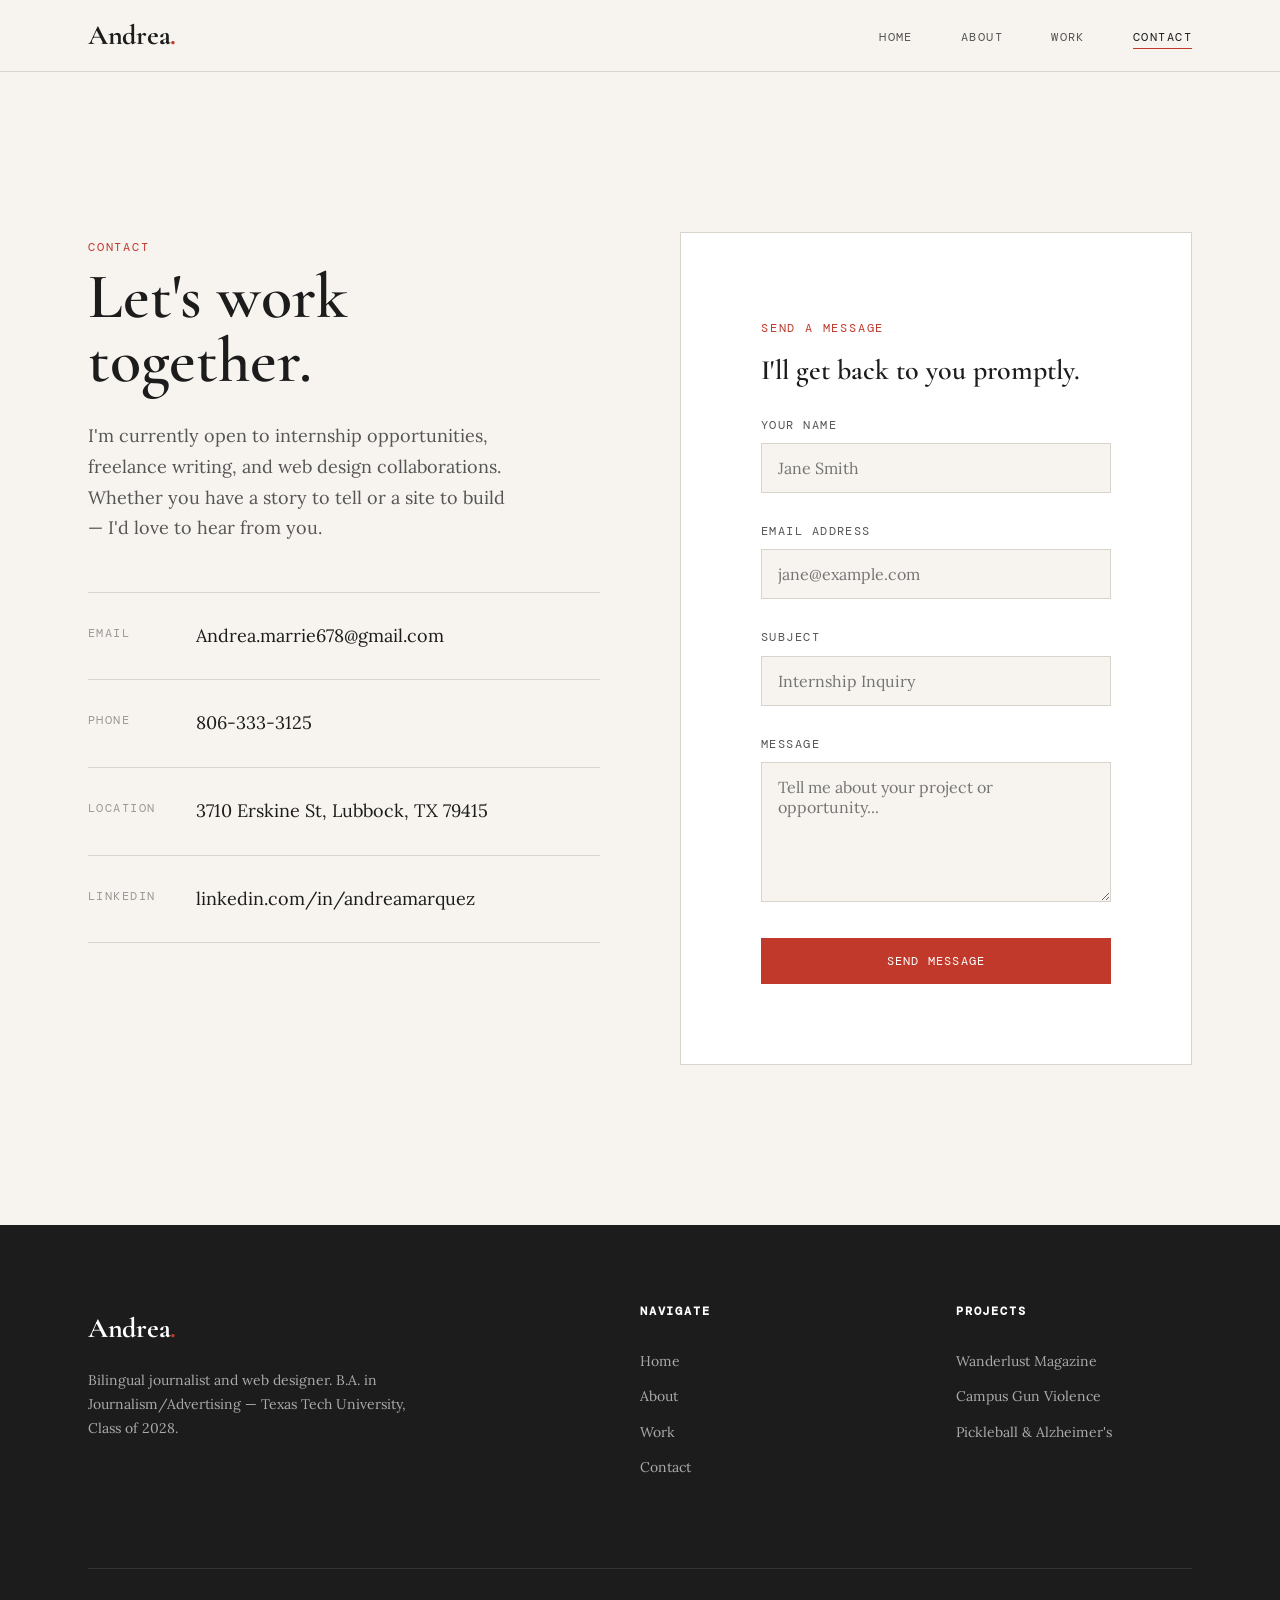
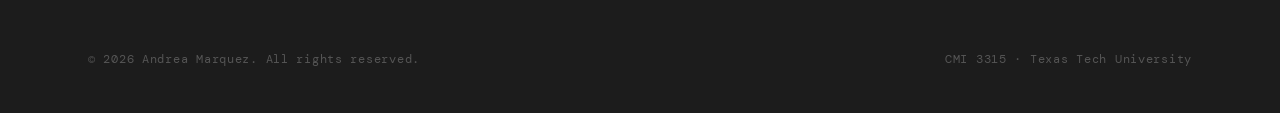
<file: contact.html>
<!DOCTYPE html>
<html lang="en">
<head>
  <meta charset="UTF-8" />
  <meta name="viewport" content="width=device-width, initial-scale=1.0" />
  <title>Contact Andrea Marquez — Journalist & Web Designer</title>
  <meta name="description" content="Get in touch with Andrea Marquez — a bilingual journalism and advertising student at Texas Tech University available for internships and freelance work." />

  <meta property="og:title" content="Contact Andrea Marquez" />
  <meta property="og:description" content="Reach out for internship opportunities, freelance inquiries, or collaborations." />
  <meta property="og:type" content="website" />

  <link rel="preconnect" href="https://fonts.googleapis.com" />
  <link rel="preconnect" href="https://fonts.gstatic.com" crossorigin />
  <link href="https://fonts.googleapis.com/css2?family=Cormorant+Garamond:ital,wght@0,400;0,600;0,700;1,400;1,600&family=Lora:ital,wght@0,400;0,500;1,400&family=DM+Mono:wght@400;500&display=swap" rel="stylesheet" />
  <link rel="stylesheet" href="assets/css/style.css" />
</head>
<body>

  <header class="site-header" id="site-header">
    <div class="container">
      <nav class="nav-wrapper" aria-label="Main navigation">
        <a href="index.html" class="site-logo">Andrea<span>.</span></a>
        <div class="main-nav" id="main-nav">
          <ul>
            <li><a href="index.html">Home</a></li>
            <li><a href="about.html">About</a></li>
            <li><a href="work.html">Work</a></li>
            <li><a href="contact.html" class="active">Contact</a></li>
          </ul>
        </div>
        <button class="hamburger" id="hamburger" aria-label="Toggle menu" aria-expanded="false">
          <span></span><span></span><span></span>
        </button>
      </nav>
    </div>
  </header>

  <main>

    <section class="section" style="padding-top: calc(var(--nav-height) + var(--space-xl));" aria-labelledby="contact-heading">
      <div class="container">
        <div class="contact-layout">

          <div class="contact-info reveal">
            <span class="section-label">Contact</span>
            <h2 id="contact-heading">
              Let's work<br>together.
            </h2>
            <p>
              I'm currently open to internship opportunities, freelance writing, and web design collaborations. Whether you have a story to tell or a site to build — I'd love to hear from you.
            </p>

            <div class="contact-detail">
              <span class="contact-detail-label">Email</span>
              <div class="contact-detail-value">
                <a href="mailto:Andrea.marrie678@gmail.com">Andrea.marrie678@gmail.com</a>
              </div>
            </div>

            <div class="contact-detail">
              <span class="contact-detail-label">Phone</span>
              <div class="contact-detail-value">
                <a href="tel:+18063333125">806-333-3125</a>
              </div>
            </div>

            <div class="contact-detail">
              <span class="contact-detail-label">Location</span>
              <div class="contact-detail-value">
                <a href="#">3710 Erskine St, Lubbock, TX 79415</a>
              </div>
            </div>

            <div class="contact-detail">
              <span class="contact-detail-label">LinkedIn</span>
              <div class="contact-detail-value">
                <a href="https://linkedin.com" target="_blank" rel="noopener noreferrer">linkedin.com/in/andreamarquez</a>
              </div>
            </div>

          </div>

          <div class="contact-form reveal">
            <span class="section-label">Send a Message</span>
            <h3 style="margin-top: var(--space-xs); margin-bottom: var(--space-md);">I'll get back to you promptly.</h3>

            <div class="form-group">
              <label for="contact-name">Your Name</label>
              <input type="text" id="contact-name" name="name" placeholder="Jane Smith" autocomplete="name" />
            </div>

            <div class="form-group">
              <label for="contact-email">Email Address</label>
              <input type="email" id="contact-email" name="email" placeholder="jane@example.com" autocomplete="email" />
            </div>

            <div class="form-group">
              <label for="contact-subject">Subject</label>
              <input type="text" id="contact-subject" name="subject" placeholder="Internship Inquiry" />
            </div>

            <div class="form-group">
              <label for="contact-message">Message</label>
              <textarea id="contact-message" name="message" placeholder="Tell me about your project or opportunity..."></textarea>
            </div>

            <button class="btn btn-primary" type="button" style="width: 100%; justify-content: center;">
              Send Message
            </button>
          </div>

        </div>
      </div>
    </section>

  </main>

  <footer class="site-footer">
    <div class="container">
      <div class="footer-grid">
        <div class="footer-brand">
          <a href="index.html" class="site-logo">Andrea<span>.</span></a>
          <p>Bilingual journalist and web designer. B.A. in Journalism/Advertising — Texas Tech University, Class of 2028.</p>
        </div>
        <nav class="footer-col" aria-label="Footer navigation">
          <h4>Navigate</h4>
          <ul>
            <li><a href="index.html">Home</a></li>
            <li><a href="about.html">About</a></li>
            <li><a href="work.html">Work</a></li>
            <li><a href="contact.html">Contact</a></li>
          </ul>
        </nav>
        <nav class="footer-col" aria-label="Projects">
          <h4>Projects</h4>
          <ul>
            <li><a href="case-studies/project-one.html">Wanderlust Magazine</a></li>
            <li><a href="case-studies/project-two.html">Campus Gun Violence</a></li>
            <li><a href="case-studies/project-three.html">Pickleball &amp; Alzheimer's</a></li>
          </ul>
        </nav>
      </div>
      <div class="footer-bottom">
        <p>&copy; 2026 Andrea Marquez. All rights reserved.</p>
        <p>CMI 3315 · Texas Tech University</p>
      </div>
    </div>
  </footer>

  <script>
    const hamburger = document.getElementById('hamburger');
    const mainNav   = document.getElementById('main-nav');
    hamburger.addEventListener('click', function () {
      mainNav.classList.toggle('open');
      hamburger.classList.toggle('open');
      hamburger.setAttribute('aria-expanded', mainNav.classList.contains('open'));
    });

    const header = document.getElementById('site-header');
    window.addEventListener('scroll', () => {
      header.classList.toggle('scrolled', window.scrollY > 20);
    });

    const reveals = document.querySelectorAll('.reveal');
    const observer = new IntersectionObserver((entries) => {
      entries.forEach(e => { if (e.isIntersecting) e.target.classList.add('visible'); });
    }, { threshold: 0.1 });
    reveals.forEach(el => observer.observe(el));
  </script>

</body>
</html>
</file>
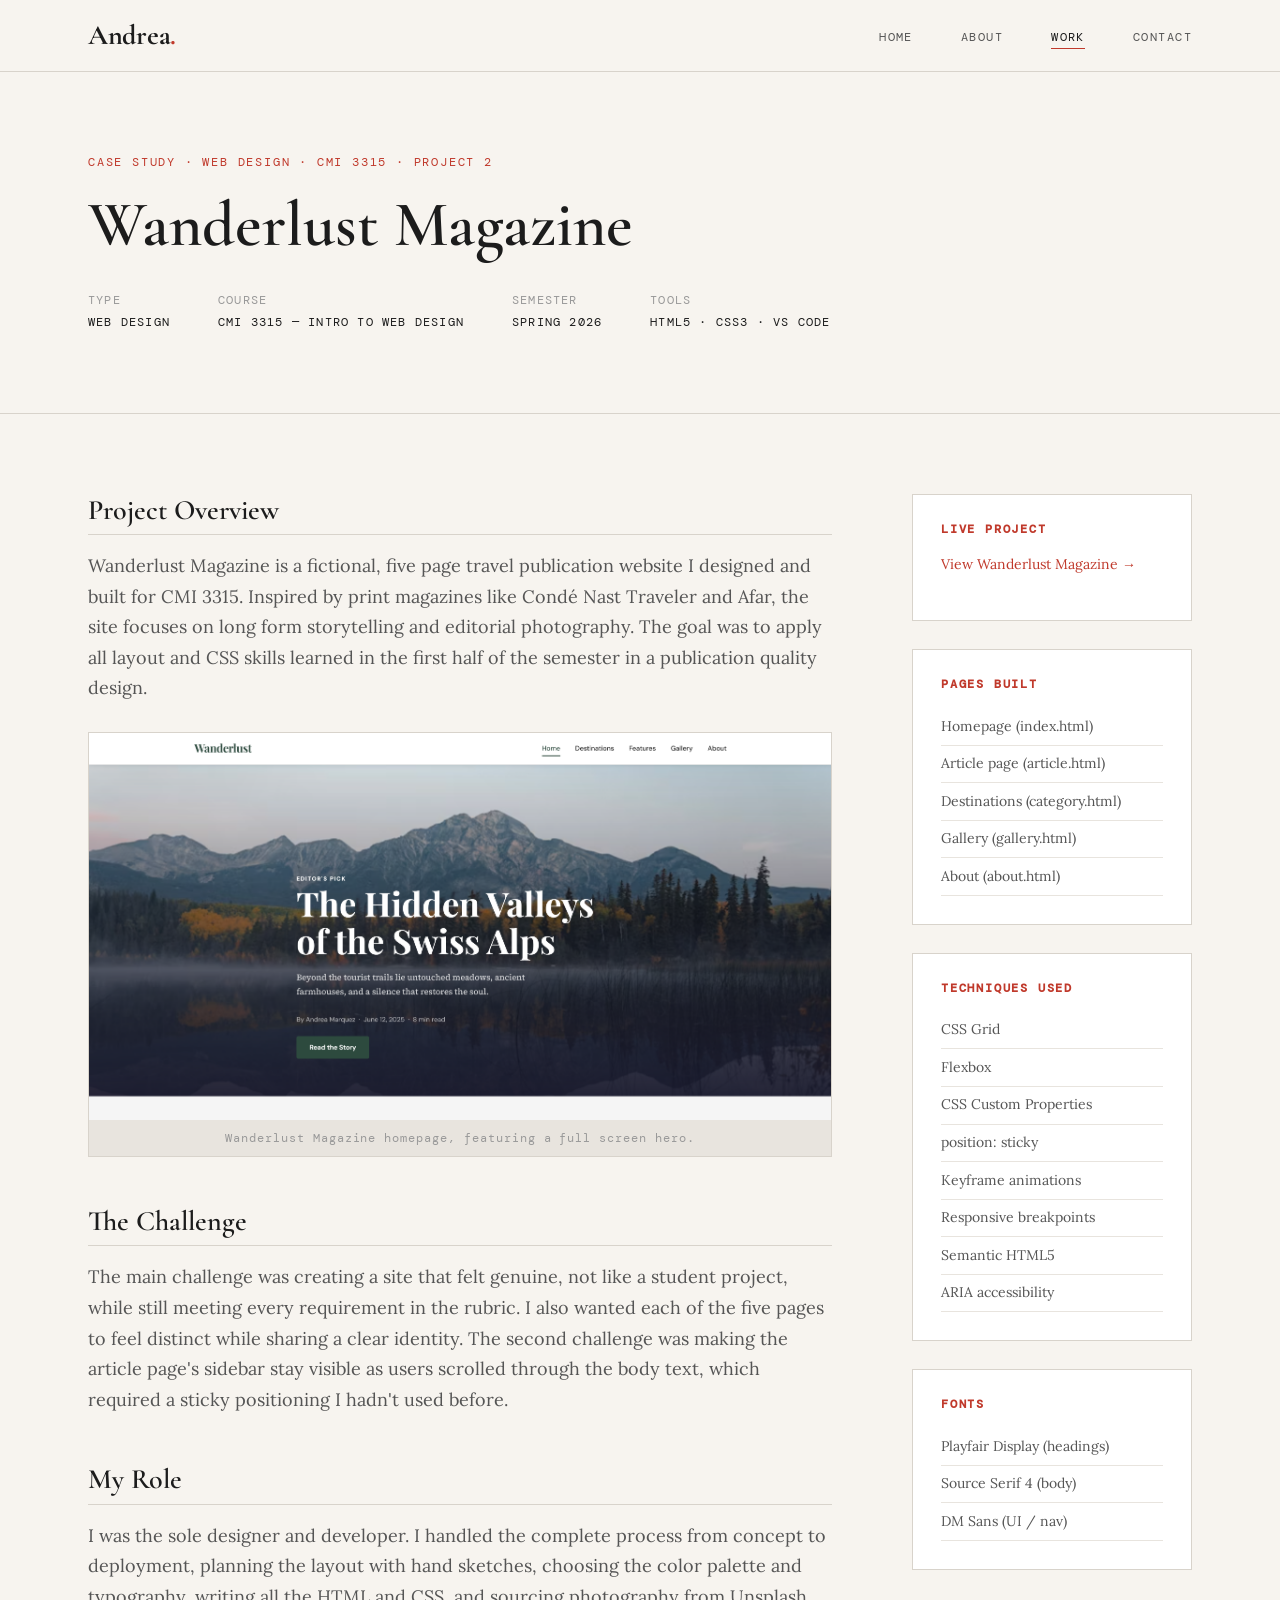
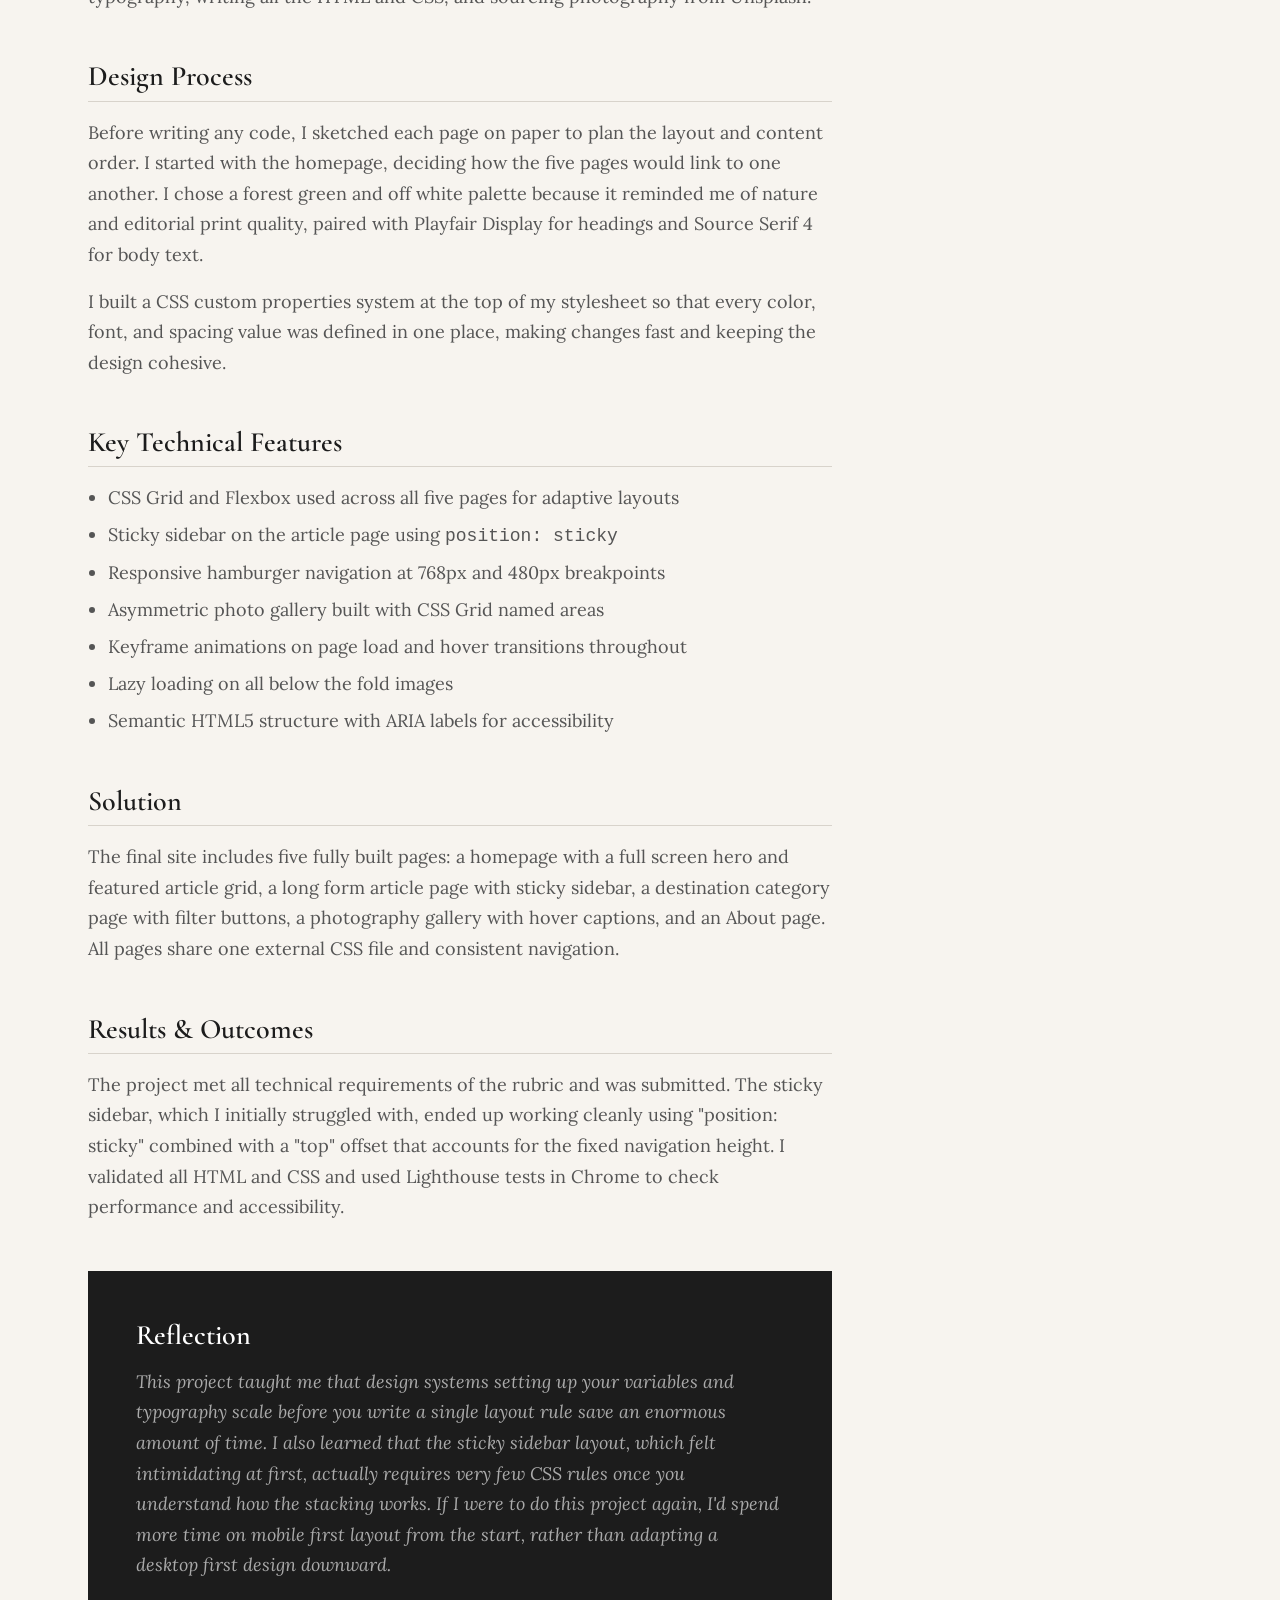
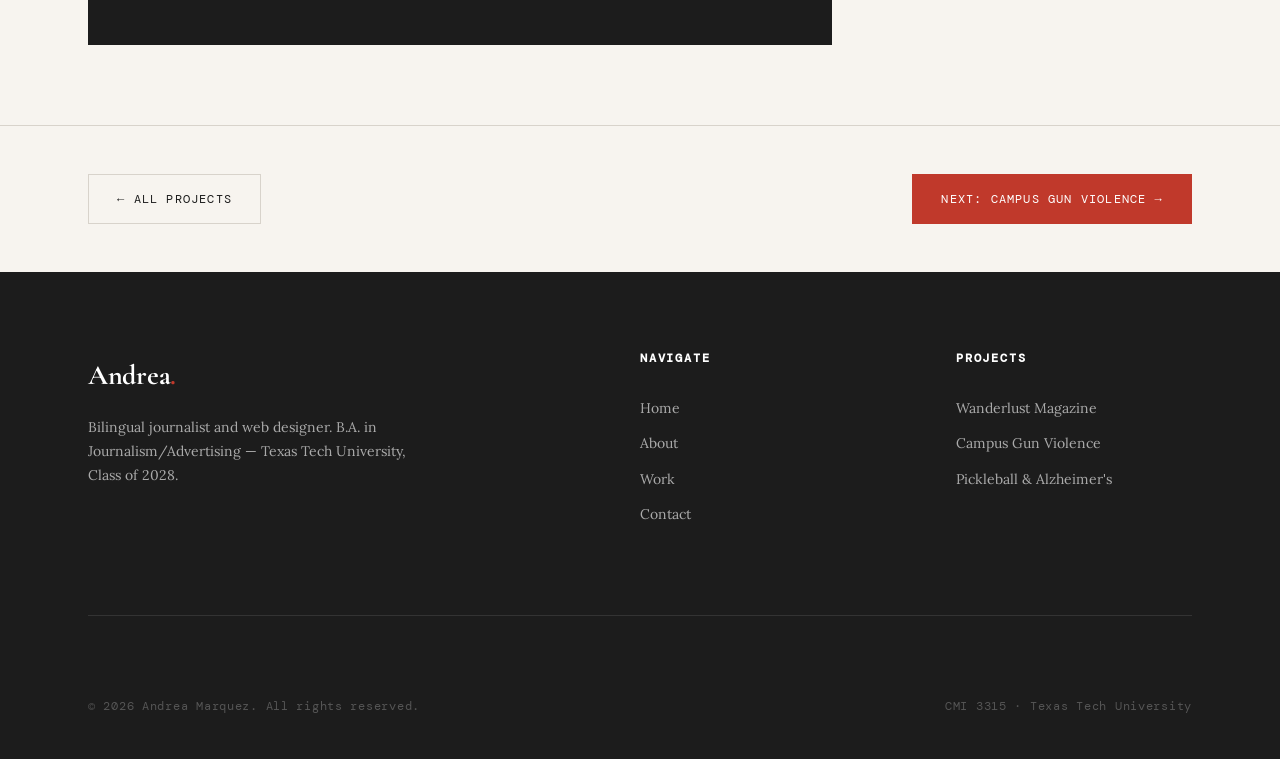
<file: case-studies/project-one.html>
<!DOCTYPE html>
<html lang="en">
<head>
  <meta charset="UTF-8" />
  <meta name="viewport" content="width=device-width, initial-scale=1.0" />
  <title>Wanderlust Magazine — Case Study | Andrea Marquez Portfolio</title>
  

  <meta property="og:title" content="Wanderlust Magazine — Case Study" />
  <meta property="og:description" content="A five-page travel magazine built with HTML5 and CSS for CMI 3315." />
  <meta property="og:type" content="website" />

  <link rel="preconnect" href="https://fonts.googleapis.com" />
  <link rel="preconnect" href="https://fonts.gstatic.com" crossorigin />
  <link href="https://fonts.googleapis.com/css2?family=Cormorant+Garamond:ital,wght@0,400;0,600;0,700;1,400;1,600&family=Lora:ital,wght@0,400;0,500;1,400&family=DM+Mono:wght@400;500&display=swap" rel="stylesheet" />
  <link rel="stylesheet" href="../assets/css/style.css" />
</head>
<body>

  <header class="site-header" id="site-header">
    <div class="container">
      <nav class="nav-wrapper" aria-label="Main navigation">
        <a href="../index.html" class="site-logo">Andrea<span>.</span></a>
        <div class="main-nav" id="main-nav">
          <ul>
            <li><a href="../index.html">Home</a></li>
            <li><a href="../about.html">About</a></li>
            <li><a href="../work.html" class="active">Work</a></li>
            <li><a href="../contact.html">Contact</a></li>
          </ul>
        </div>
        <button class="hamburger" id="hamburger" aria-label="Toggle menu" aria-expanded="false">
          <span></span><span></span><span></span>
        </button>
      </nav>
    </div>
  </header>

  <main>

    <section class="case-hero" aria-labelledby="case-title">
      <div class="container">
        <p class="case-eyebrow">Case Study · Web Design · CMI 3315 · Project 2</p>
        <h1 id="case-title">Wanderlust Magazine</h1>
        <div class="case-meta">
          <div class="case-meta-item">
            <span>Type</span>
            Web Design
          </div>
          <div class="case-meta-item">
            <span>Course</span>
            CMI 3315 — Intro to Web Design
          </div>
          <div class="case-meta-item">
            <span>Semester</span>
            Spring 2026
          </div>
          <div class="case-meta-item">
            <span>Tools</span>
            HTML5 · CSS3 · VS Code
          </div>
        </div>
      </div>
    </section>

    <div class="container">

      <!-- AI-assisted: Claude (Anthropic) helped design this sticky sidebar layout
           using CSS Grid with position: sticky to keep the sidebar in view while
           the main body scrolls. This was the second of the two hardest formatting
           structures cited in the project. -->
      <div class="case-layout">

        <article class="case-body">

          <h2>Project Overview</h2>
          <p>
            Wanderlust Magazine is a fictional, five page travel publication website I designed and built for CMI 3315. Inspired by print magazines like Condé Nast Traveler and Afar, the site focuses on long form storytelling and editorial photography. The goal was to apply all layout and CSS skills learned in the first half of the semester in a publication quality design.
          </p>

          <figure class="case-screenshot">
            <img
              src="../assets/images/projects/wanderlust-thumb.png"
              loading="lazy"
            />
            <figcaption>Wanderlust Magazine homepage, featuring a full screen hero.</figcaption>
          </figure>

          <h2>The Challenge</h2>
          <p>
            The main challenge was creating a site that felt genuine, not like a student project, while still meeting every requirement in the rubric. I also wanted each of the five pages to feel distinct while sharing a clear identity. The second challenge was making the article page's sidebar stay visible as users scrolled through the body text, which required a sticky positioning I hadn't used before.
          </p>

          <h2>My Role</h2>
          <p>
            I was the sole designer and developer. I handled the complete process from concept to deployment, planning the layout with hand sketches, choosing the color palette and typography, writing all the HTML and CSS, and sourcing photography from Unsplash.
          </p>

          <h2>Design Process</h2>
          <p>
            Before writing any code, I sketched each page on paper to plan the layout and content order. I started with the homepage, deciding how the five pages would link to one another. I chose a forest green and off white palette because it reminded me of nature and editorial print quality, paired with Playfair Display for headings and Source Serif 4 for body text.
          </p>
          <p>
            I built a CSS custom properties system at the top of my stylesheet so that every color, font, and spacing value was defined in one place, making changes fast and keeping the design cohesive.
          </p>

          <h2>Key Technical Features</h2>
          <ul>
            <li>CSS Grid and Flexbox used across all five pages for adaptive layouts</li>
            <li>Sticky sidebar on the article page using <code>position: sticky</code></li>
            <li>Responsive hamburger navigation at 768px and 480px breakpoints</li>
            <li>Asymmetric photo gallery built with CSS Grid named areas</li>
            <li>Keyframe animations on page load and hover transitions throughout</li>
            <li>Lazy loading on all below the fold images</li>
            <li>Semantic HTML5 structure with ARIA labels for accessibility</li>
          </ul>

          <h2>Solution</h2>
          <p>
            The final site includes five fully built pages: a homepage with a full screen hero and featured article grid, a long form article page with sticky sidebar, a destination category page with filter buttons, a photography gallery with hover captions, and an About page. All pages share one external CSS file and consistent navigation.
          </p>

          <h2>Results &amp; Outcomes</h2>
          <p>
            The project met all technical requirements of the rubric and was submitted. The sticky sidebar, which I initially struggled with, ended up working cleanly using "position: sticky" combined with a "top" offset that accounts for the fixed navigation height. I validated all HTML and CSS and used Lighthouse tests in Chrome to check performance and accessibility.
          </p>

          <div class="reflection-block">
            <h3>Reflection</h3>
            <p>
              This project taught me that design systems setting up your variables and typography scale before you write a single layout rule save an enormous amount of time. I also learned that the sticky sidebar layout, which felt intimidating at first, actually requires very few CSS rules once you understand how the stacking works. If I were to do this project again, I'd spend more time on mobile first layout from the start, rather than adapting a desktop first design downward.
            </p>
          </div>

        </article>

        <aside class="case-sidebar" aria-label="Project details">

          <div class="sidebar-block">
  <h4>Live Project</h4>
  <p>
    <!-- This points to the correct folder and filename -->
    <a href="../travel_magazine/wanderlust-index.html" style="color: var(--color-accent);">View Wanderlust Magazine →</a>
  </p>
</div>

          <div class="sidebar-block">
            <h4>Pages Built</h4>
            <ul>
              <li>Homepage (index.html)</li>
              <li>Article page (article.html)</li>
              <li>Destinations (category.html)</li>
              <li>Gallery (gallery.html)</li>
              <li>About (about.html)</li>
            </ul>
          </div>

          <div class="sidebar-block">
            <h4>Techniques Used</h4>
            <ul>
              <li>CSS Grid</li>
              <li>Flexbox</li>
              <li>CSS Custom Properties</li>
              <li>position: sticky</li>
              <li>Keyframe animations</li>
              <li>Responsive breakpoints</li>
              <li>Semantic HTML5</li>
              <li>ARIA accessibility</li>
            </ul>
          </div>

          <div class="sidebar-block">
            <h4>Fonts</h4>
            <ul>
              <li>Playfair Display (headings)</li>
              <li>Source Serif 4 (body)</li>
              <li>DM Sans (UI / nav)</li>
            </ul>
          </div>

        </aside>

      </div>
    </div>

    <section style="border-top: 1px solid var(--color-border); padding: var(--space-lg) 0;" aria-label="Next project">
      <div class="container" style="display: flex; justify-content: space-between; align-items: center; flex-wrap: wrap; gap: var(--space-md);">
        <a href="../work.html" class="btn btn-outline">← All Projects</a>
        <a href="project-two.html" class="btn btn-primary">Next: Campus Gun Violence →</a>
      </div>
    </section>

  </main>

  <footer class="site-footer">
    <div class="container">
      <div class="footer-grid">
        <div class="footer-brand">
          <a href="../index.html" class="site-logo">Andrea<span>.</span></a>
          <p>Bilingual journalist and web designer. B.A. in Journalism/Advertising — Texas Tech University, Class of 2028.</p>
        </div>
        <nav class="footer-col" aria-label="Footer navigation">
          <h4>Navigate</h4>
          <ul>
            <li><a href="../index.html">Home</a></li>
            <li><a href="../about.html">About</a></li>
            <li><a href="../work.html">Work</a></li>
            <li><a href="../contact.html">Contact</a></li>
          </ul>
        </nav>
        <nav class="footer-col" aria-label="Projects">
          <h4>Projects</h4>
          <ul>
            <li><a href="project-one.html">Wanderlust Magazine</a></li>
            <li><a href="project-two.html">Campus Gun Violence</a></li>
            <li><a href="project-three.html">Pickleball &amp; Alzheimer's</a></li>
          </ul>
        </nav>
      </div>
      <div class="footer-bottom">
        <p>&copy; 2026 Andrea Marquez. All rights reserved.</p>
        <p>CMI 3315 · Texas Tech University</p>
      </div>
    </div>
  </footer>

  <script>
    const hamburger = document.getElementById('hamburger');
    const mainNav   = document.getElementById('main-nav');
    hamburger.addEventListener('click', function () {
      mainNav.classList.toggle('open');
      hamburger.classList.toggle('open');
      hamburger.setAttribute('aria-expanded', mainNav.classList.contains('open'));
    });

    const header = document.getElementById('site-header');
    window.addEventListener('scroll', () => {
      header.classList.toggle('scrolled', window.scrollY > 20);
    });

    const reveals = document.querySelectorAll('.reveal');
    const observer = new IntersectionObserver((entries) => {
      entries.forEach(e => { if (e.isIntersecting) e.target.classList.add('visible'); });
    }, { threshold: 0.1 });
    reveals.forEach(el => observer.observe(el));
  </script>

</body>
</html>
</file>
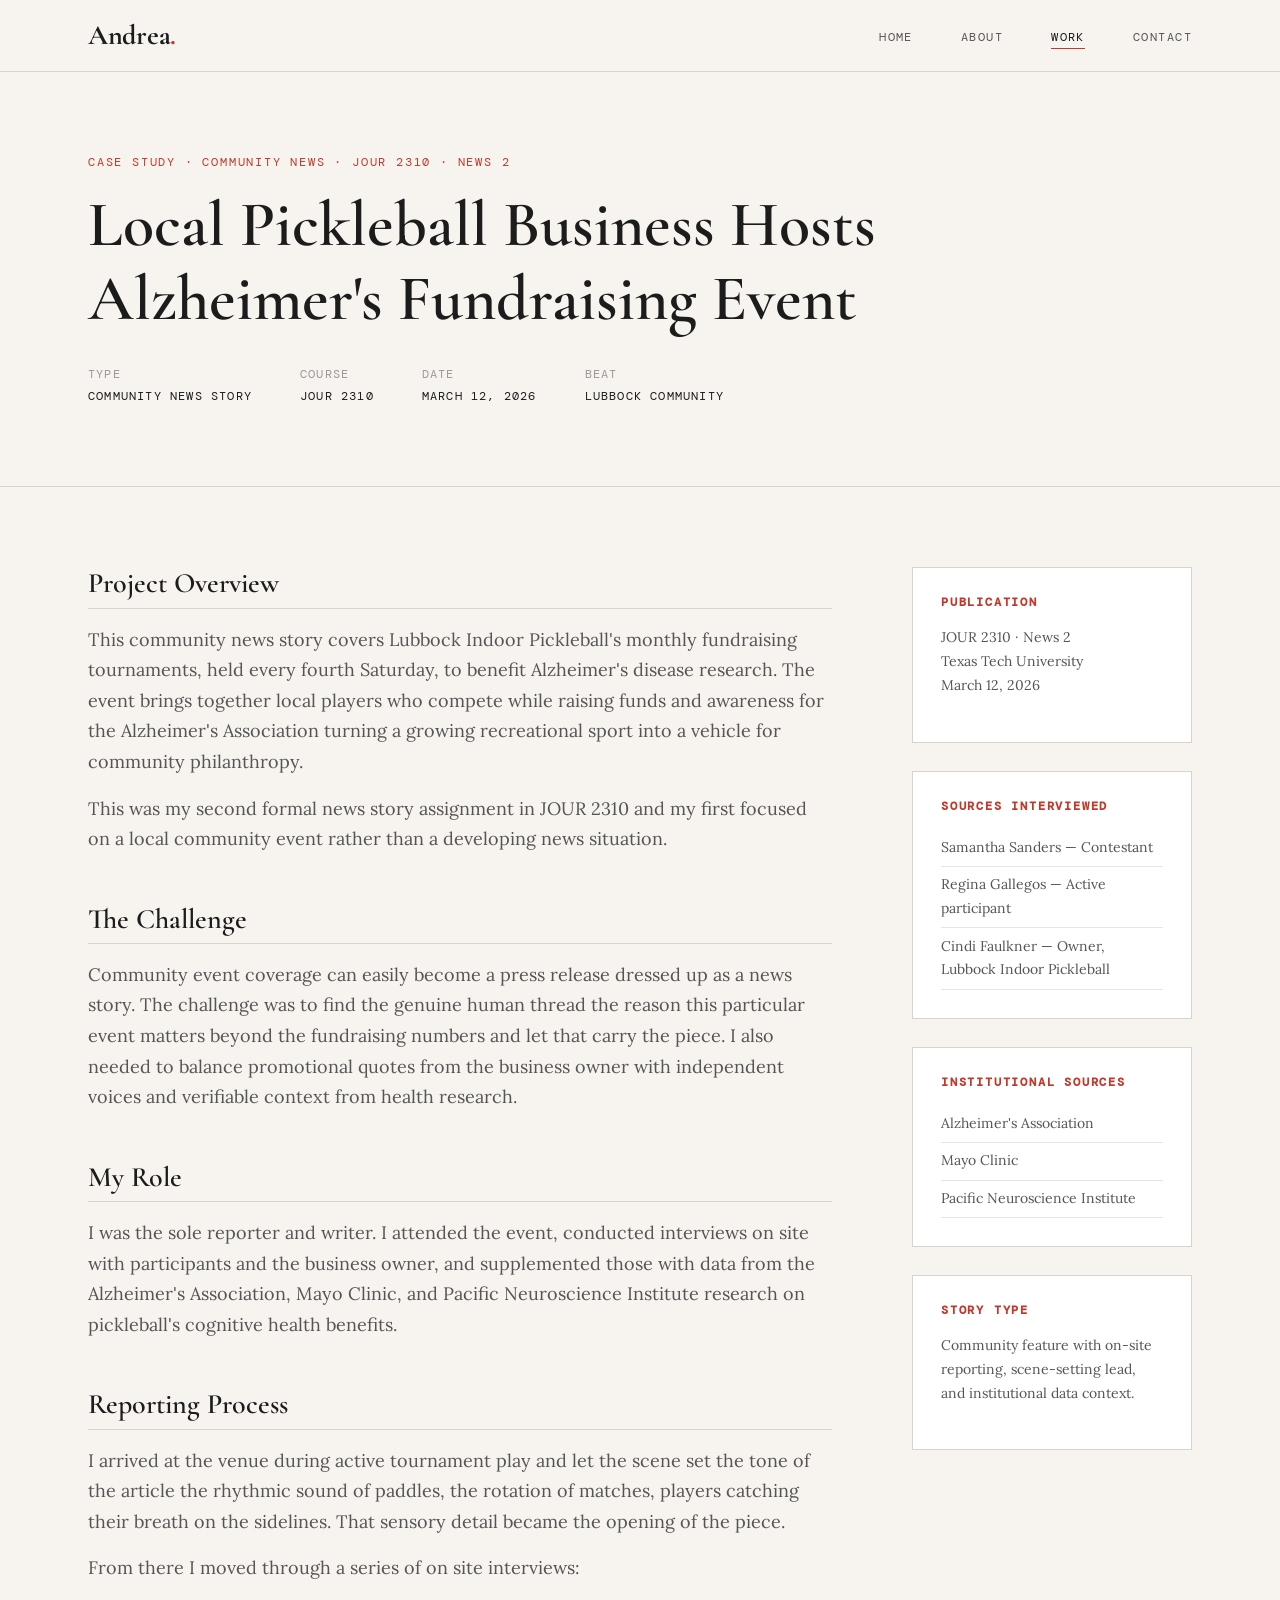
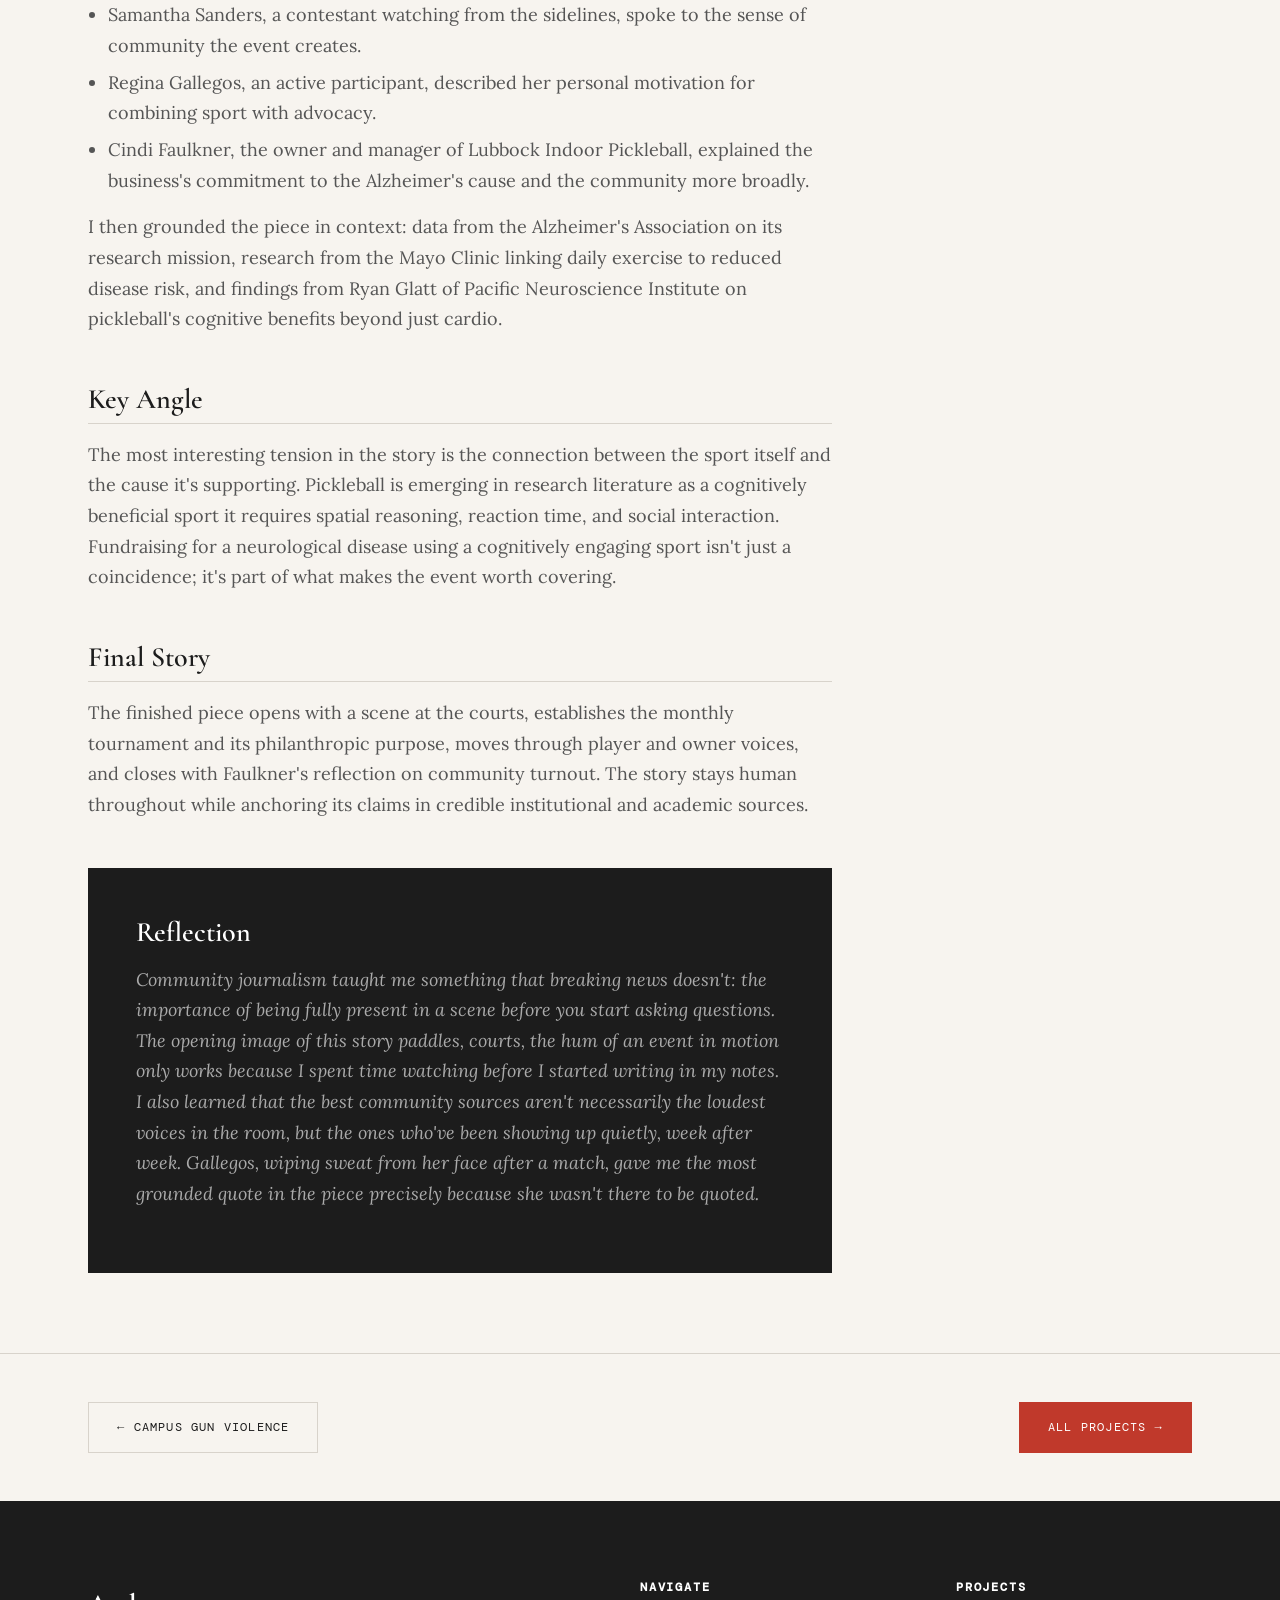
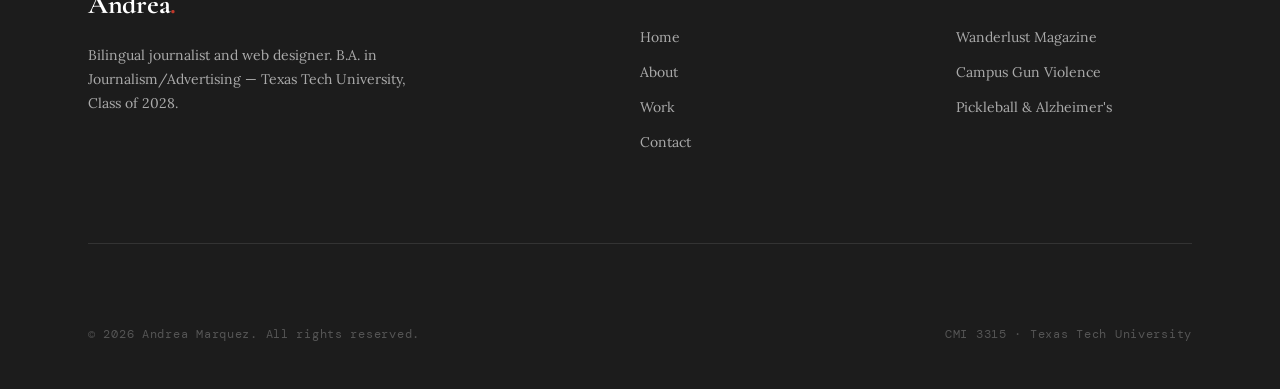
<file: case-studies/project-three.html>
<!DOCTYPE html>
<html lang="en">
<head>
  <meta charset="UTF-8" />
  <meta name="viewport" content="width=device-width, initial-scale=1.0" />
  <title>Pickleball & Alzheimer's Fundraiser — Case Study | Andrea Marquez Portfolio</title>
  <meta name="description" content="Case study: Andrea Marquez's community news story on Lubbock Indoor Pickleball's monthly Alzheimer's fundraising tournament, written for JOUR 2310." />

  <link rel="preconnect" href="https://fonts.googleapis.com" />
  <link rel="preconnect" href="https://fonts.gstatic.com" crossorigin />
  <link href="https://fonts.googleapis.com/css2?family=Cormorant+Garamond:ital,wght@0,400;0,600;0,700;1,400;1,600&family=Lora:ital,wght@0,400;0,500;1,400&family=DM+Mono:wght@400;500&display=swap" rel="stylesheet" />
  <link rel="stylesheet" href="../assets/css/style.css" />
</head>
<body>

  <header class="site-header" id="site-header">
    <div class="container">
      <nav class="nav-wrapper" aria-label="Main navigation">
        <a href="../index.html" class="site-logo">Andrea<span>.</span></a>
        <div class="main-nav" id="main-nav">
          <ul>
            <li><a href="../index.html">Home</a></li>
            <li><a href="../about.html">About</a></li>
            <li><a href="../work.html" class="active">Work</a></li>
            <li><a href="../contact.html">Contact</a></li>
          </ul>
        </div>
        <button class="hamburger" id="hamburger" aria-label="Toggle menu" aria-expanded="false">
          <span></span><span></span><span></span>
        </button>
      </nav>
    </div>
  </header>

  <main>

    <section class="case-hero" aria-labelledby="case-title">
      <div class="container">
        <p class="case-eyebrow">Case Study · Community News · JOUR 2310 · News 2</p>
        <h1 id="case-title">Local Pickleball Business Hosts Alzheimer's Fundraising Event</h1>
        <div class="case-meta">
          <div class="case-meta-item">
            <span>Type</span>
            Community News Story
          </div>
          <div class="case-meta-item">
            <span>Course</span>
            JOUR 2310
          </div>
          <div class="case-meta-item">
            <span>Date</span>
            March 12, 2026
          </div>
          <div class="case-meta-item">
            <span>Beat</span>
            Lubbock Community
          </div>
        </div>
      </div>
    </section>

    <div class="container">
      <div class="case-layout">

        <article class="case-body">

          <h2>Project Overview</h2>
          <p>
            This community news story covers Lubbock Indoor Pickleball's monthly fundraising tournaments, held every fourth Saturday, to benefit Alzheimer's disease research. The event brings together local players who compete while raising funds and awareness for the Alzheimer's Association turning a growing recreational sport into a vehicle for community philanthropy.
          </p>
          <p>
            This was my second formal news story assignment in JOUR 2310 and my first focused on a local community event rather than a developing news situation.
          </p>

          <h2>The Challenge</h2>
          <p>
            Community event coverage can easily become a press release dressed up as a news story. The challenge was to find the genuine human thread the reason this particular event matters beyond the fundraising numbers and let that carry the piece. I also needed to balance promotional quotes from the business owner with independent voices and verifiable context from health research.
          </p>

          <h2>My Role</h2>
          <p>
            I was the sole reporter and writer. I attended the event, conducted interviews on site with participants and the business owner, and supplemented those with data from the Alzheimer's Association, Mayo Clinic, and Pacific Neuroscience Institute research on pickleball's cognitive health benefits.
          </p>

          <h2>Reporting Process</h2>
          <p>
            I arrived at the venue during active tournament play and let the scene set the tone of the article the rhythmic sound of paddles, the rotation of matches, players catching their breath on the sidelines. That sensory detail became the opening of the piece.
          </p>
          <p>
            From there I moved through a series of on site interviews:
          </p>
          <ul>
            <li>Samantha Sanders, a contestant watching from the sidelines, spoke to the sense of community the event creates.</li>
            <li>Regina Gallegos, an active participant, described her personal motivation for combining sport with advocacy.</li>
            <li>Cindi Faulkner, the owner and manager of Lubbock Indoor Pickleball, explained the business's commitment to the Alzheimer's cause and the community more broadly.</li>
          </ul>
          <p>
            I then grounded the piece in context: data from the Alzheimer's Association on its research mission, research from the Mayo Clinic linking daily exercise to reduced disease risk, and findings from Ryan Glatt of Pacific Neuroscience Institute on pickleball's cognitive benefits beyond just cardio.
          </p>

          <h2>Key Angle</h2>
          <p>
            The most interesting tension in the story is the connection between the sport itself and the cause it's supporting. Pickleball is emerging in research literature as a cognitively beneficial sport it requires spatial reasoning, reaction time, and social interaction. Fundraising for a neurological disease using a cognitively engaging sport isn't just a coincidence; it's part of what makes the event worth covering.
          </p>

          <h2>Final Story</h2>
          <p>
            The finished piece opens with a scene at the courts, establishes the monthly tournament and its philanthropic purpose, moves through player and owner voices, and closes with Faulkner's reflection on community turnout. The story stays human throughout while anchoring its claims in credible institutional and academic sources.
          </p>

          <div class="reflection-block">
            <h3>Reflection</h3>
            <p>
              Community journalism taught me something that breaking news doesn't: the importance of being fully present in a scene before you start asking questions. The opening image of this story paddles, courts, the hum of an event in motion only works because I spent time watching before I started writing in my notes. I also learned that the best community sources aren't necessarily the loudest voices in the room, but the ones who've been showing up quietly, week after week. Gallegos, wiping sweat from her face after a match, gave me the most grounded quote in the piece precisely because she wasn't there to be quoted.
            </p>
          </div>

        </article>

        <aside class="case-sidebar" aria-label="Article details">

          <div class="sidebar-block">
            <h4>Publication</h4>
            <p>JOUR 2310 · News 2<br />Texas Tech University<br />March 12, 2026</p>
          </div>

          <div class="sidebar-block">
            <h4>Sources Interviewed</h4>
            <ul>
              <li>Samantha Sanders — Contestant</li>
              <li>Regina Gallegos — Active participant</li>
              <li>Cindi Faulkner — Owner, Lubbock Indoor Pickleball</li>
            </ul>
          </div>

          <div class="sidebar-block">
            <h4>Institutional Sources</h4>
            <ul>
              <li>Alzheimer's Association</li>
              <li>Mayo Clinic</li>
              <li>Pacific Neuroscience Institute</li>
            </ul>
          </div>

          <div class="sidebar-block">
            <h4>Story Type</h4>
            <p style="font-size: var(--fs-sm); color: var(--color-ink-light);">Community feature with on-site reporting, scene-setting lead, and institutional data context.</p>
          </div>

        </aside>

      </div>
    </div>

    <section style="border-top: 1px solid var(--color-border); padding: var(--space-lg) 0;" aria-label="Navigation">
      <div class="container" style="display: flex; justify-content: space-between; align-items: center; flex-wrap: wrap; gap: var(--space-md);">
        <a href="project-two.html" class="btn btn-outline">← Campus Gun Violence</a>
        <a href="../work.html" class="btn btn-primary">All Projects →</a>
      </div>
    </section>

  </main>

  <footer class="site-footer">
    <div class="container">
      <div class="footer-grid">
        <div class="footer-brand">
          <a href="../index.html" class="site-logo">Andrea<span>.</span></a>
          <p>Bilingual journalist and web designer. B.A. in Journalism/Advertising — Texas Tech University, Class of 2028.</p>
        </div>
        <nav class="footer-col" aria-label="Footer navigation">
          <h4>Navigate</h4>
          <ul>
            <li><a href="../index.html">Home</a></li>
            <li><a href="../about.html">About</a></li>
            <li><a href="../work.html">Work</a></li>
            <li><a href="../contact.html">Contact</a></li>
          </ul>
        </nav>
        <nav class="footer-col" aria-label="Projects">
          <h4>Projects</h4>
          <ul>
            <li><a href="project-one.html">Wanderlust Magazine</a></li>
            <li><a href="project-two.html">Campus Gun Violence</a></li>
            <li><a href="project-three.html">Pickleball &amp; Alzheimer's</a></li>
          </ul>
        </nav>
      </div>
      <div class="footer-bottom">
        <p>&copy; 2026 Andrea Marquez. All rights reserved.</p>
        <p>CMI 3315 · Texas Tech University</p>
      </div>
    </div>
  </footer>

  <script>
    const hamburger = document.getElementById('hamburger');
    const mainNav   = document.getElementById('main-nav');
    hamburger.addEventListener('click', function () {
      mainNav.classList.toggle('open');
      hamburger.classList.toggle('open');
      hamburger.setAttribute('aria-expanded', mainNav.classList.contains('open'));
    });

    const header = document.getElementById('site-header');
    window.addEventListener('scroll', () => {
      header.classList.toggle('scrolled', window.scrollY > 20);
    });

    const reveals = document.querySelectorAll('.reveal');
    const observer = new IntersectionObserver((entries) => {
      entries.forEach(e => { if (e.isIntersecting) e.target.classList.add('visible'); });
    }, { threshold: 0.1 });
    reveals.forEach(el => observer.observe(el));
  </script>

</body>
</html>
</file>
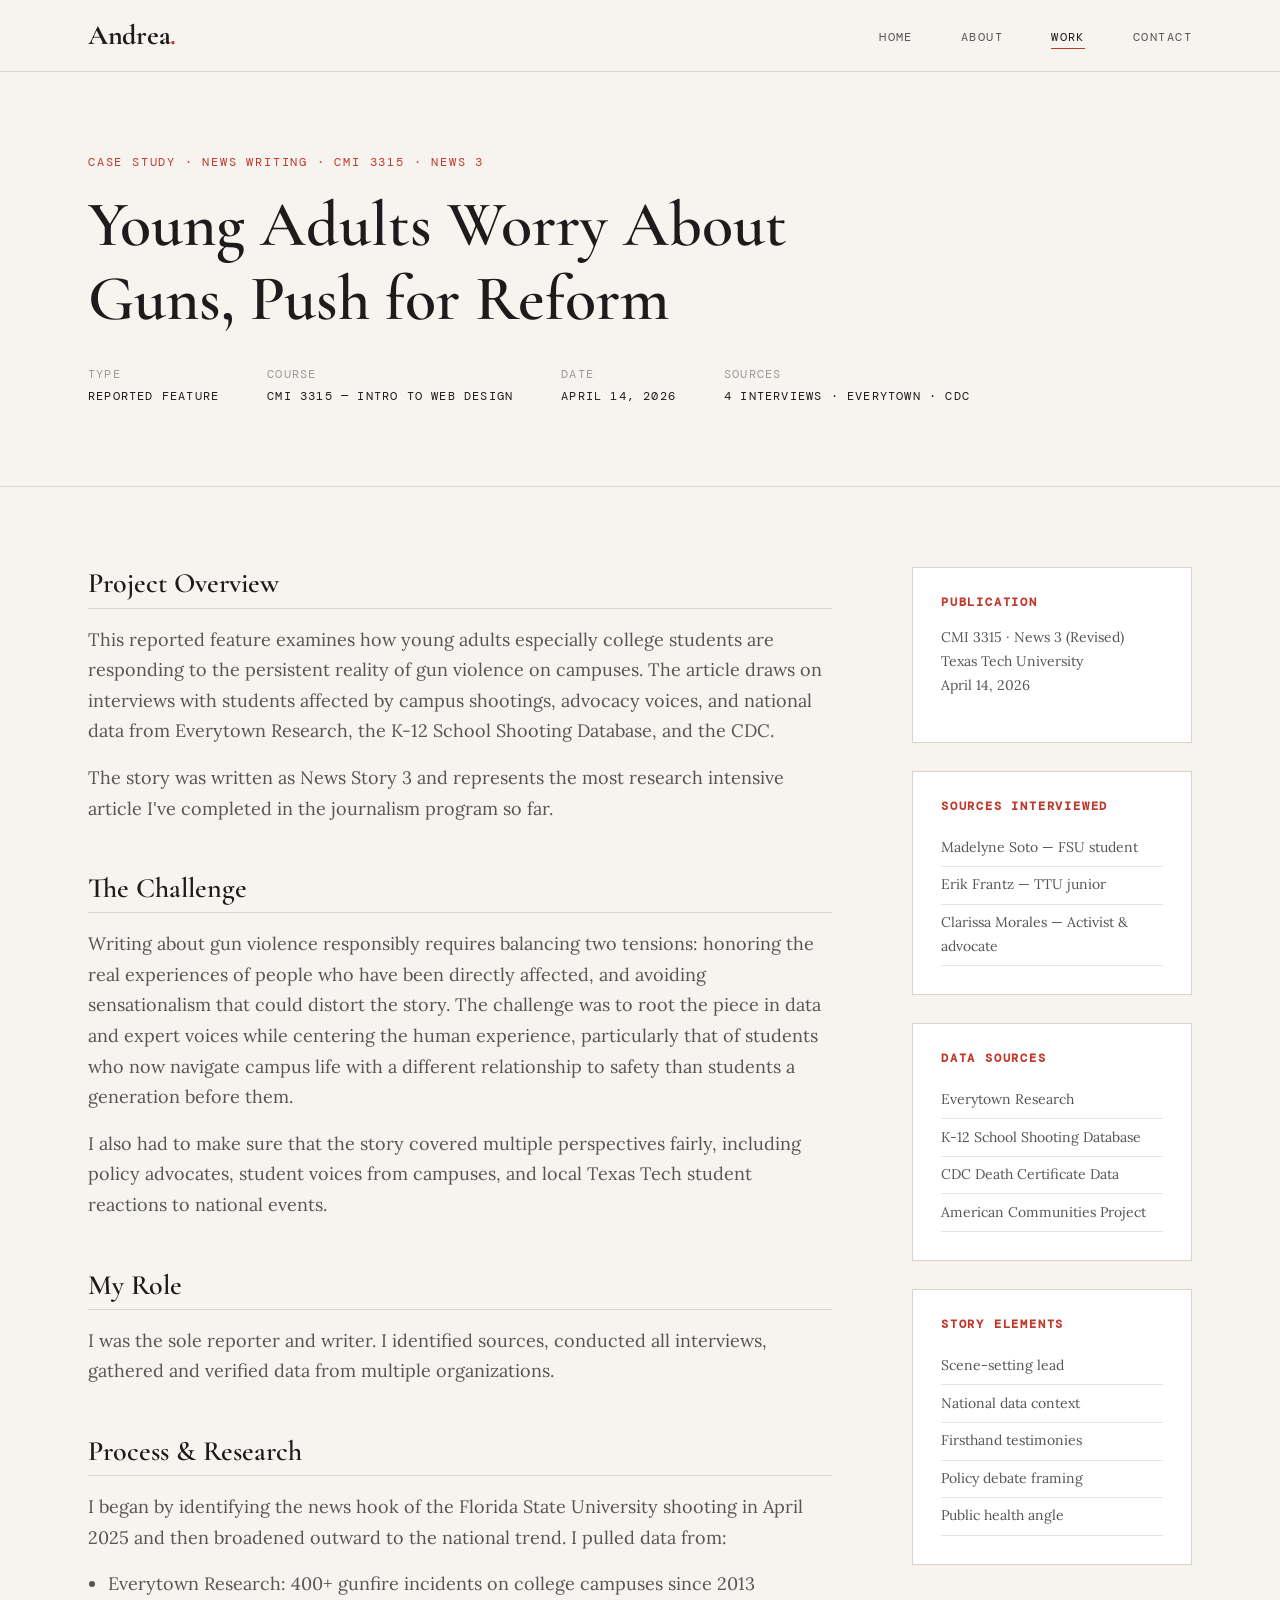
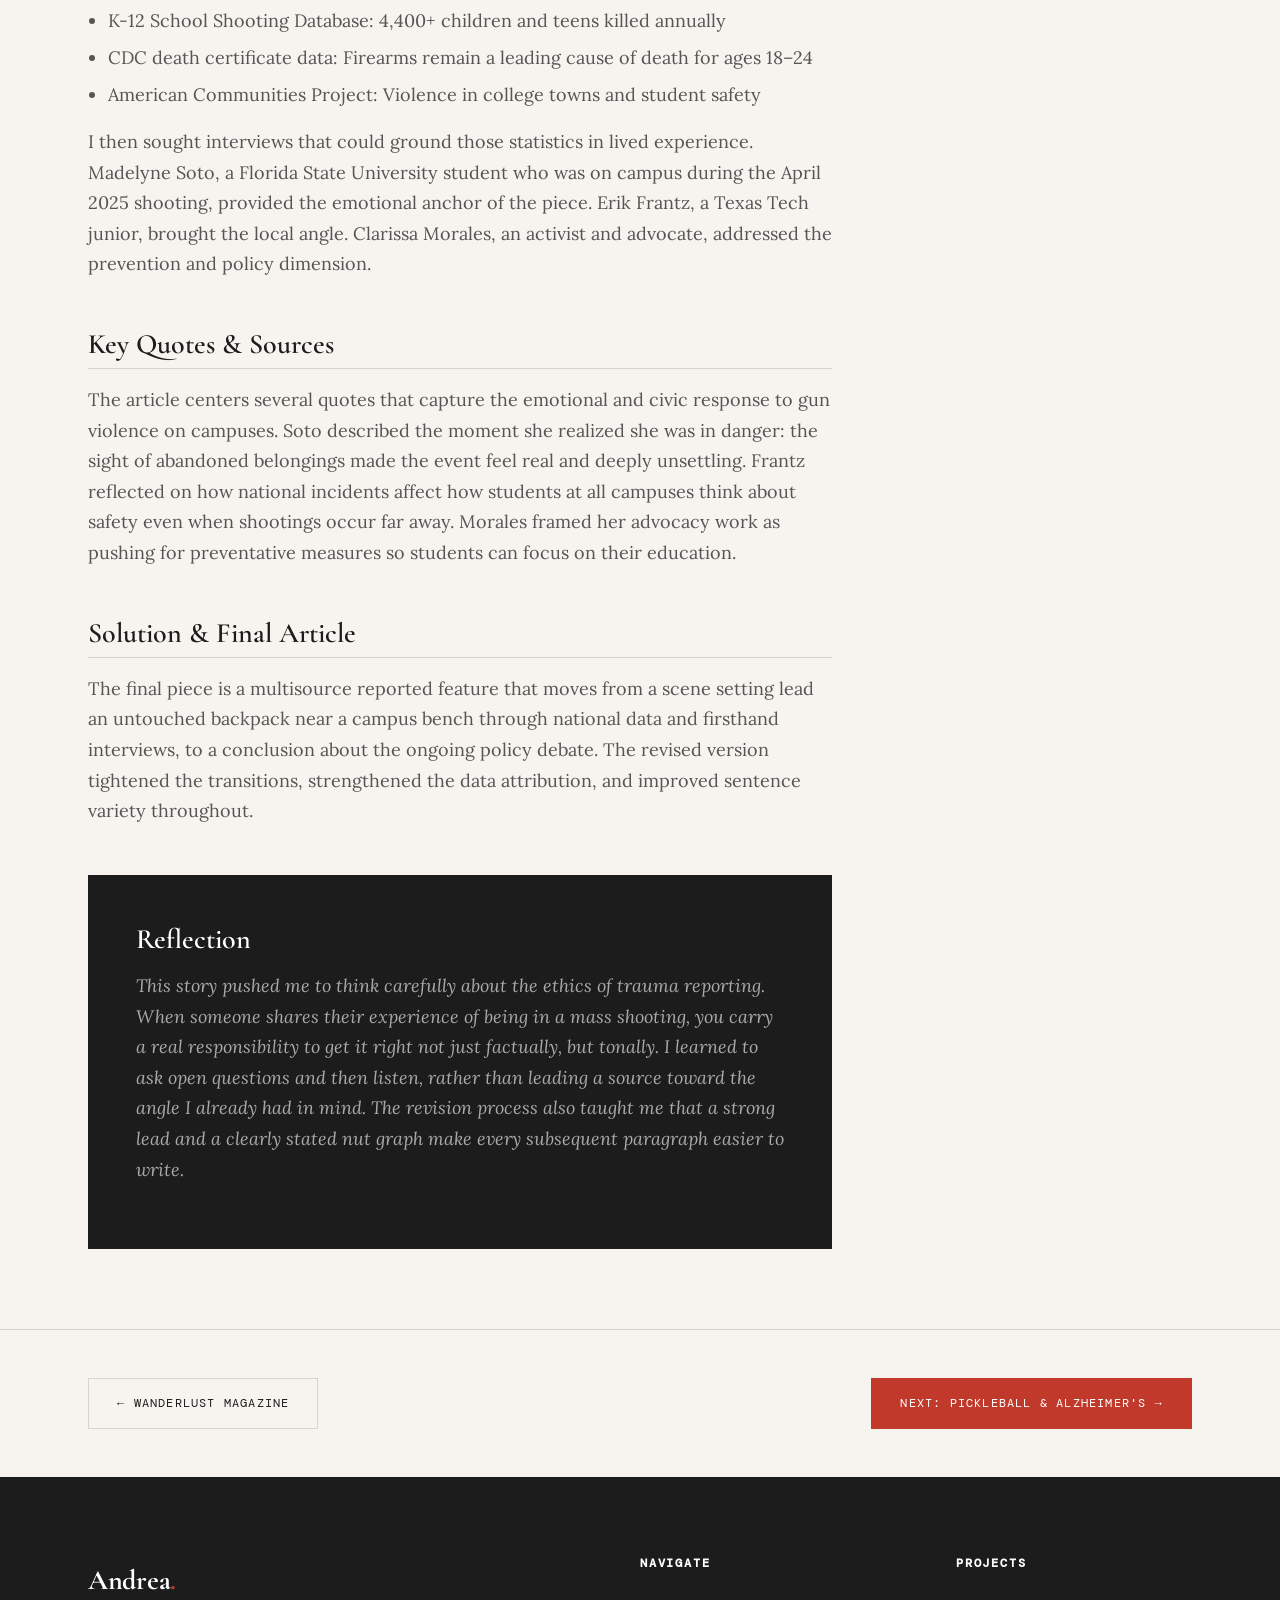
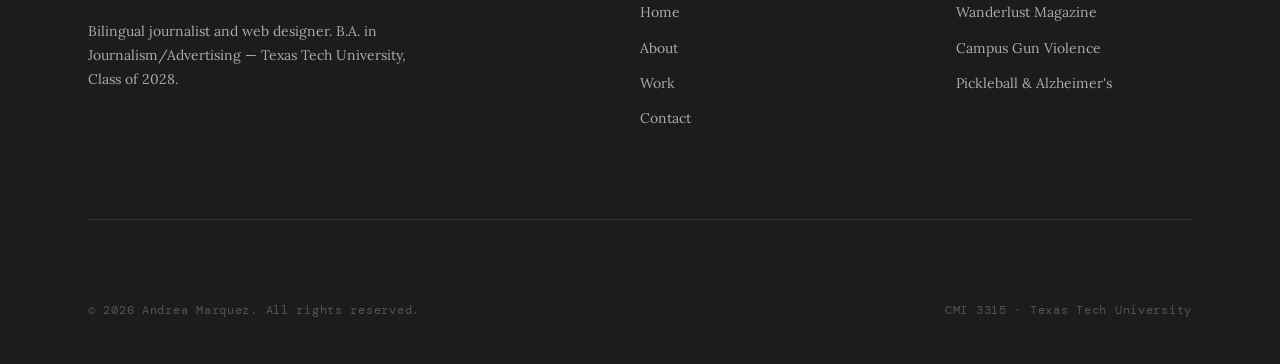
<file: case-studies/project-two.html>
<!DOCTYPE html>
<html lang="en">
<head>
  <meta charset="UTF-8" />
  <meta name="viewport" content="width=device-width, initial-scale=1.0" />
  <title>Campus Gun Violence Story — Case Study | Andrea Marquez Portfolio</title>

  <link rel="preconnect" href="https://fonts.googleapis.com" />
  <link rel="preconnect" href="https://fonts.gstatic.com" crossorigin />
  <link href="https://fonts.googleapis.com/css2?family=Cormorant+Garamond:ital,wght@0,400;0,600;0,700;1,400;1,600&family=Lora:ital,wght@0,400;0,500;1,400&family=DM+Mono:wght@400;500&display=swap" rel="stylesheet" />
  <link rel="stylesheet" href="../assets/css/style.css" />
</head>
<body>

  <header class="site-header" id="site-header">
    <div class="container">
      <nav class="nav-wrapper" aria-label="Main navigation">
        <a href="../index.html" class="site-logo">Andrea<span>.</span></a>
        <div class="main-nav" id="main-nav">
          <ul>
            <li><a href="../index.html">Home</a></li>
            <li><a href="../about.html">About</a></li>
            <li><a href="../work.html" class="active">Work</a></li>
            <li><a href="../contact.html">Contact</a></li>
          </ul>
        </div>
        <button class="hamburger" id="hamburger" aria-label="Toggle menu" aria-expanded="false">
          <span></span><span></span><span></span>
        </button>
      </nav>
    </div>
  </header>

  <main>

    <section class="case-hero" aria-labelledby="case-title">
      <div class="container">
        <p class="case-eyebrow">Case Study · News Writing · CMI 3315 · News 3</p>
        <h1 id="case-title">Young Adults Worry About Guns, Push for Reform</h1>
        <div class="case-meta">
          <div class="case-meta-item">
            <span>Type</span>
            Reported Feature
          </div>
          <div class="case-meta-item">
            <span>Course</span>
            CMI 3315 — Intro to Web Design
          </div>
          <div class="case-meta-item">
            <span>Date</span>
            April 14, 2026
          </div>
          <div class="case-meta-item">
            <span>Sources</span>
            4 interviews · Everytown · CDC
          </div>
        </div>
      </div>
    </section>

    <div class="container">
      <div class="case-layout">

        <article class="case-body">

          <h2>Project Overview</h2>
          <p>
            This reported feature examines how young adults especially college students are responding to the persistent reality of gun violence on campuses. The article draws on interviews with students affected by campus shootings, advocacy voices, and national data from Everytown Research, the K-12 School Shooting Database, and the CDC.
          </p>
          <p>
            The story was written as News Story 3 and represents the most research intensive article I've completed in the journalism program so far.
          </p>

          <h2>The Challenge</h2>
          <p>
            Writing about gun violence responsibly requires balancing two tensions: honoring the real experiences of people who have been directly affected, and avoiding sensationalism that could distort the story. The challenge was to root the piece in data and expert voices while centering the human experience, particularly that of students who now navigate campus life with a different relationship to safety than students a generation before them.
          </p>
          <p>
            I also had to make sure that the story covered multiple perspectives fairly, including policy advocates, student voices from campuses, and local Texas Tech student reactions to national events.
          </p>

          <h2>My Role</h2>
          <p>
            I was the sole reporter and writer. I identified sources, conducted all interviews, gathered and verified data from multiple organizations.
          </p>

          <h2>Process &amp; Research</h2>
          <p>
            I began by identifying the news hook of the Florida State University shooting in April 2025 and then broadened outward to the national trend. I pulled data from:
          </p>
          <ul>
            <li>Everytown Research: 400+ gunfire incidents on college campuses since 2013</li>
            <li>K-12 School Shooting Database: 4,400+ children and teens killed annually</li>
            <li>CDC death certificate data: Firearms remain a leading cause of death for ages 18–24</li>
            <li>American Communities Project: Violence in college towns and student safety</li>
          </ul>
          <p>
            I then sought interviews that could ground those statistics in lived experience. Madelyne Soto, a Florida State University student who was on campus during the April 2025 shooting, provided the emotional anchor of the piece. Erik Frantz, a Texas Tech junior, brought the local angle. Clarissa Morales, an activist and advocate, addressed the prevention and policy dimension.
          </p>

          <h2>Key Quotes &amp; Sources</h2>
          <p>
            The article centers several quotes that capture the emotional and civic response to gun violence on campuses. Soto described the moment she realized she was in danger: the sight of abandoned belongings made the event feel real and deeply unsettling. Frantz reflected on how national incidents affect how students at all campuses think about safety even when shootings occur far away. Morales framed her advocacy work as pushing for preventative measures so students can focus on their education.
          </p>

          <h2>Solution &amp; Final Article</h2>
          <p>
            The final piece is a multisource reported feature that moves from a scene setting lead an untouched backpack near a campus bench through national data and firsthand interviews, to a conclusion about the ongoing policy debate. The revised version tightened the transitions, strengthened the data attribution, and improved sentence variety throughout.
          </p>

          <div class="reflection-block">
            <h3>Reflection</h3>
            <p>
              This story pushed me to think carefully about the ethics of trauma reporting. When someone shares their experience of being in a mass shooting, you carry a real responsibility to get it right not just factually, but tonally. I learned to ask open questions and then listen, rather than leading a source toward the angle I already had in mind. The revision process also taught me that a strong lead and a clearly stated nut graph make every subsequent paragraph easier to write.
            </p>
          </div>

        </article>

        <aside class="case-sidebar" aria-label="Article details">

          <div class="sidebar-block">
            <h4>Publication</h4>
            <p>CMI 3315 · News 3 (Revised)<br />Texas Tech University<br />April 14, 2026</p>
          </div>

          <div class="sidebar-block">
            <h4>Sources Interviewed</h4>
            <ul>
              <li>Madelyne Soto — FSU student</li>
              <li>Erik Frantz — TTU junior</li>
              <li>Clarissa Morales — Activist &amp; advocate</li>
            </ul>
          </div>

          <div class="sidebar-block">
            <h4>Data Sources</h4>
            <ul>
              <li>Everytown Research</li>
              <li>K-12 School Shooting Database</li>
              <li>CDC Death Certificate Data</li>
              <li>American Communities Project</li>
            </ul>
          </div>

          <div class="sidebar-block">
            <h4>Story Elements</h4>
            <ul>
              <li>Scene-setting lead</li>
              <li>National data context</li>
              <li>Firsthand testimonies</li>
              <li>Policy debate framing</li>
              <li>Public health angle</li>
            </ul>
          </div>

        </aside>

      </div>
    </div>

    <section style="border-top: 1px solid var(--color-border); padding: var(--space-lg) 0;" aria-label="Next project">
      <div class="container" style="display: flex; justify-content: space-between; align-items: center; flex-wrap: wrap; gap: var(--space-md);">
        <a href="project-one.html" class="btn btn-outline">← Wanderlust Magazine</a>
        <a href="project-three.html" class="btn btn-primary">Next: Pickleball &amp; Alzheimer's →</a>
      </div>
    </section>

  </main>

  <footer class="site-footer">
    <div class="container">
      <div class="footer-grid">
        <div class="footer-brand">
          <a href="../index.html" class="site-logo">Andrea<span>.</span></a>
          <p>Bilingual journalist and web designer. B.A. in Journalism/Advertising — Texas Tech University, Class of 2028.</p>
        </div>
        <nav class="footer-col" aria-label="Footer navigation">
          <h4>Navigate</h4>
          <ul>
            <li><a href="../index.html">Home</a></li>
            <li><a href="../about.html">About</a></li>
            <li><a href="../work.html">Work</a></li>
            <li><a href="../contact.html">Contact</a></li>
          </ul>
        </nav>
        <nav class="footer-col" aria-label="Projects">
          <h4>Projects</h4>
          <ul>
            <li><a href="project-one.html">Wanderlust Magazine</a></li>
            <li><a href="project-two.html">Campus Gun Violence</a></li>
            <li><a href="project-three.html">Pickleball &amp; Alzheimer's</a></li>
          </ul>
        </nav>
      </div>
      <div class="footer-bottom">
        <p>&copy; 2026 Andrea Marquez. All rights reserved.</p>
        <p>CMI 3315 · Texas Tech University</p>
      </div>
    </div>
  </footer>

  <script>
    const hamburger = document.getElementById('hamburger');
    const mainNav   = document.getElementById('main-nav');
    hamburger.addEventListener('click', function () {
      mainNav.classList.toggle('open');
      hamburger.classList.toggle('open');
      hamburger.setAttribute('aria-expanded', mainNav.classList.contains('open'));
    });

    const header = document.getElementById('site-header');
    window.addEventListener('scroll', () => {
      header.classList.toggle('scrolled', window.scrollY > 20);
    });

    const reveals = document.querySelectorAll('.reveal');
    const observer = new IntersectionObserver((entries) => {
      entries.forEach(e => { if (e.isIntersecting) e.target.classList.add('visible'); });
    }, { threshold: 0.1 });
    reveals.forEach(el => observer.observe(el));
  </script>

</body>
</html>
</file>
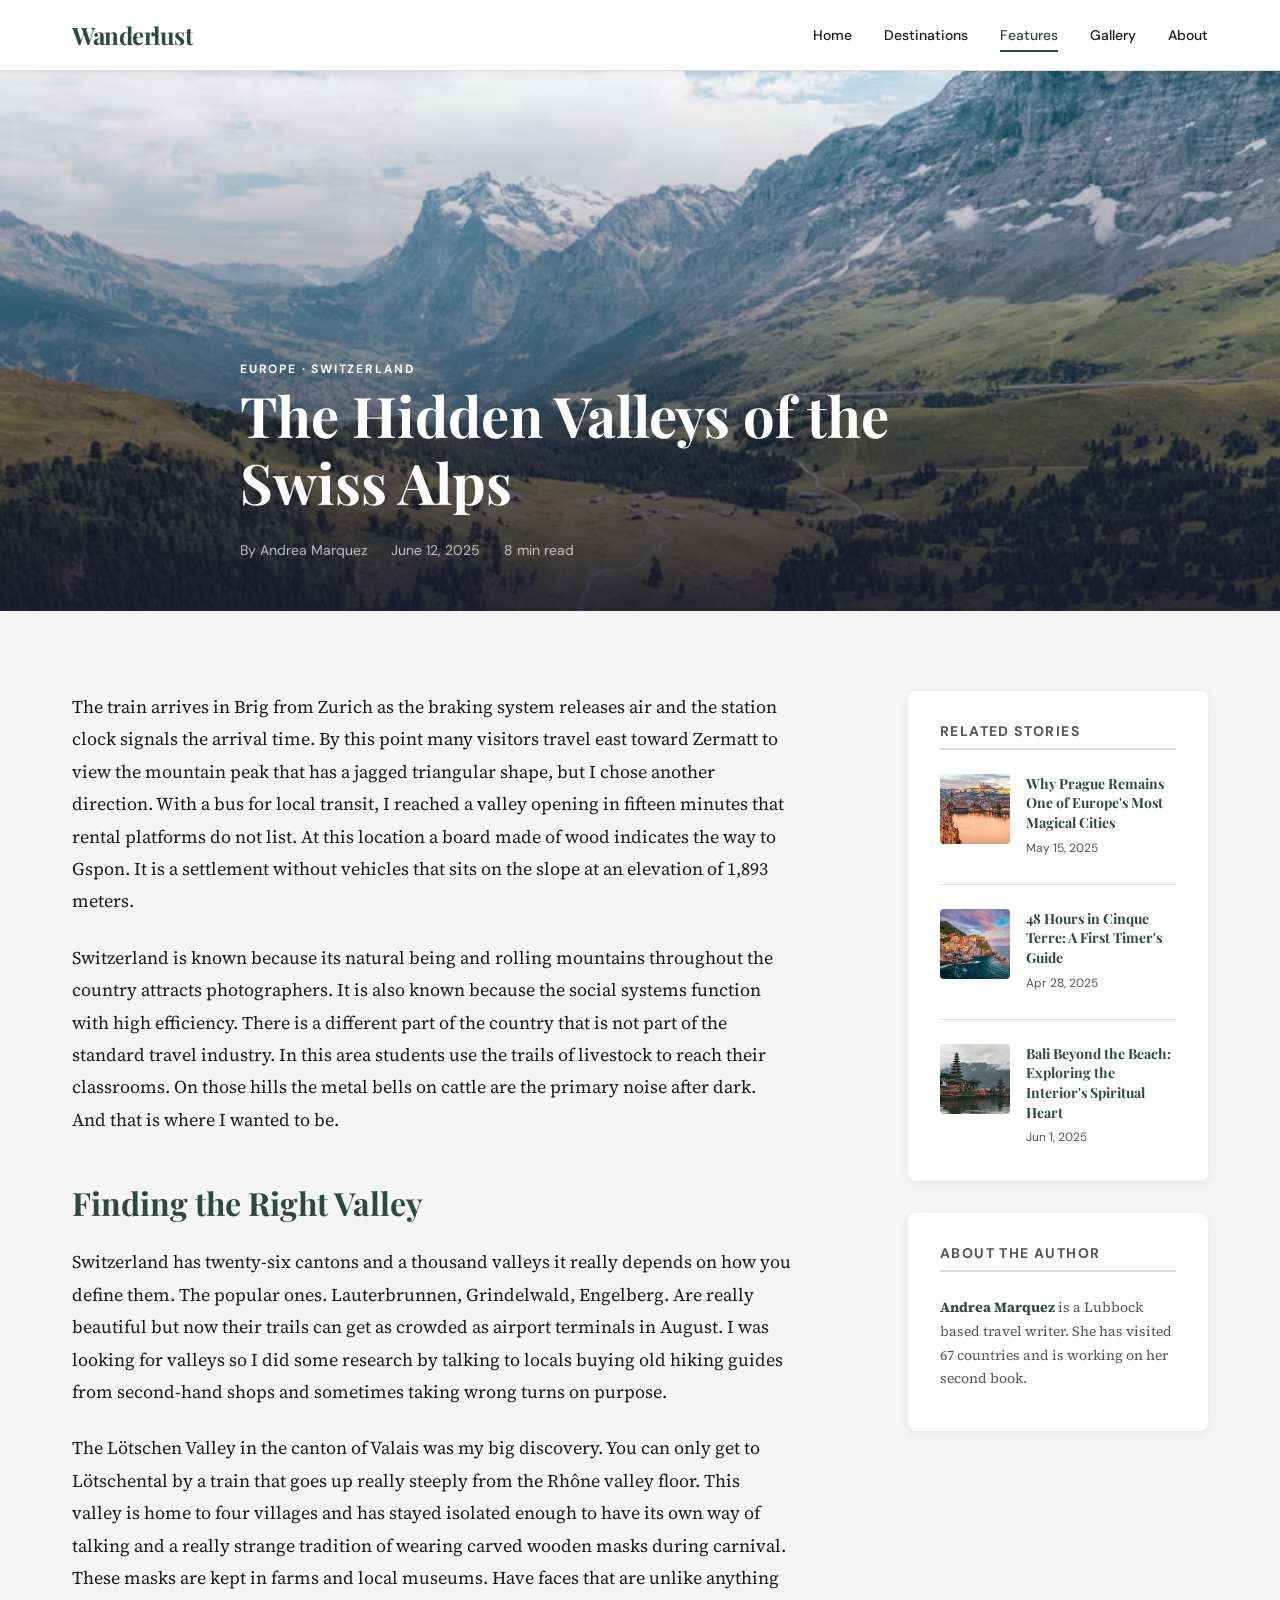
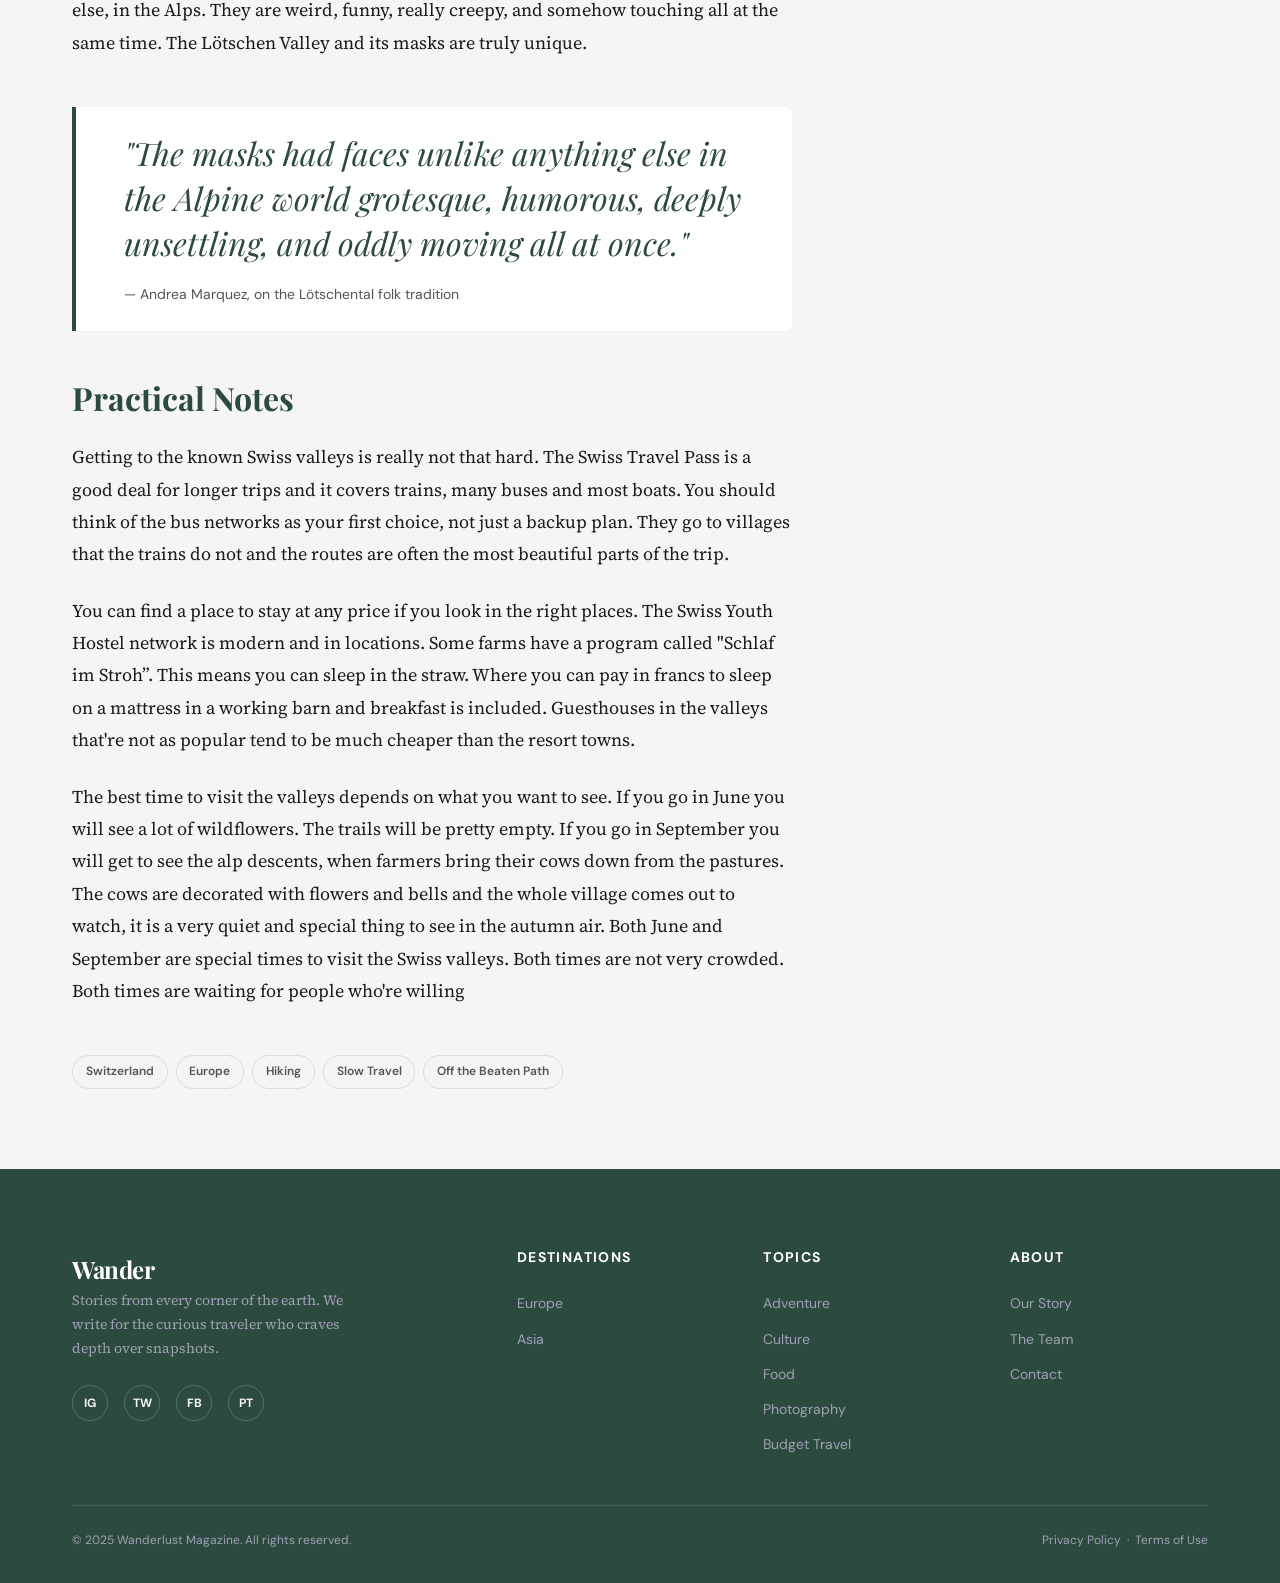
<file: travel_magazine/article.html>
<!DOCTYPE html>
<html lang="en">
<head>
  <meta charset="UTF-8" />
  <meta name="viewport" content="width=device-width, initial-scale=1.0" />
  <title>The Hidden Valleys of the Swiss Alps – Wanderlust Magazine</title>
  <meta name="description" content="We spent three weeks exploring the lesser-known valleys of Switzerland, discovering untouched meadows, ancient farmhouses, and mountain villages far from tourist crowds." />
  <link rel="preconnect" href="https://fonts.googleapis.com" />
  <link rel="preconnect" href="https://fonts.gstatic.com" crossorigin />
  <link href="https://fonts.googleapis.com/css2?family=Playfair+Display:ital,wght@0,400;0,700;1,400&family=Source+Serif+4:ital,wght@0,300;0,400;1,300&family=DM+Sans:wght@400;500;600;700&display=swap" rel="stylesheet" />
  <link rel="stylesheet" href="assets/css/style.css" />
</head>
<body>

  <header class="site-header">
    <div class="container">
      <nav class="nav-wrapper" aria-label="Main navigation">
        <a href="wanderlust-index.html" class="site-logo">Wander<span>lust</span></a>
        <div class="main-nav" id="main-nav">
          <ul>
            <li><a href="wanderlust-index.html">Home</a></li>
            <li><a href="category.html">Destinations</a></li>
            <li><a href="article.html" class="active">Features</a></li>
            <li><a href="gallery.html">Gallery</a></li>
            <li><a href="about.html">About</a></li>
          </ul>
        </div>
        <button class="hamburger" id="hamburger" aria-label="Toggle menu" aria-expanded="false">
          <span></span><span></span><span></span>
        </button>
      </nav>
    </div>
  </header>

  <main>

   
    <section class="article-hero" aria-label="Article hero image">
      <img
        src="assets/images/article-hero.jpg"
        alt="Aerial view of a lush Swiss Alpine valley surrounded by dramatic snow-capped peaks"
        loading="eager"
      />
      <div class="article-hero-overlay"></div>
      <div class="container">
        <div class="article-hero-content">
          <span class="section-label" style="color: var(--color-white);">Europe · Switzerland</span>
          <h1>The Hidden Valleys of the Swiss Alps</h1>
          <div class="article-byline">
            <span>By Andrea Marquez</span>
            <span>June 12, 2025</span>
            <span>8 min read</span>
          </div>
        </div>
      </div>
    </section>


    <div class="container">
      <div class="article-layout">

        <article class="article-body">

          <p>The train arrives in Brig from Zurich as the braking system releases air and the station clock signals the arrival time. By this point many visitors travel east toward Zermatt to view the mountain peak that has a jagged triangular shape, but I chose another direction. With a bus for local transit, I reached a valley opening in fifteen minutes that rental platforms do not list. At this location a board made of wood indicates the way to Gspon. It is a settlement without vehicles that sits on the slope at an elevation of 1,893 meters.</p>

          <p>Switzerland is known because its natural being and rolling mountains throughout the country attracts photographers. It is also known because the social systems function with high efficiency. There is a different part of the country that is not part of the standard travel industry. In this area students use the trails of livestock to reach their classrooms. On those hills the metal bells on cattle are the primary noise after dark. And that is where I wanted to be.</p>

          <h2>Finding the Right Valley</h2>

          <p>Switzerland has twenty-six cantons and a thousand valleys it really depends on how you define them. The popular ones. Lauterbrunnen, Grindelwald, Engelberg. Are really beautiful but now their trails can get as crowded as airport terminals in August. I was looking for valleys so I did some research by talking to locals buying old hiking guides from second-hand shops and sometimes taking wrong turns on purpose.</p>

          <p>The Lötschen Valley in the canton of Valais was my big discovery. You can only get to Lötschental by a train that goes up really steeply from the Rhône valley floor. This valley is home to four villages and has stayed isolated enough to have its own way of talking and a really strange tradition of wearing carved wooden masks during carnival. These masks are kept in farms and local museums. Have faces that are unlike anything else, in the Alps. They are weird, funny, really creepy, and somehow touching all at the same time. The Lötschen Valley and its masks are truly unique.</p>

          
          <aside class="pull-quote">
            <blockquote>
              "The masks had faces unlike anything else in the Alpine world grotesque, humorous, deeply unsettling, and oddly moving all at once."
            </blockquote>
            <cite>— Andrea Marquez, on the Lötschental folk tradition</cite>
          </aside>

         

          <h2>Practical Notes</h2>

          <p>Getting to the known Swiss valleys is really not that hard. The Swiss Travel Pass is a good deal for longer trips and it covers trains, many buses and most boats. You should think of the bus networks as your first choice, not just a backup plan. They go to villages that the trains do not and the routes are often the most beautiful parts of the trip.</p>

          <p>You can find a place to stay at any price if you look in the right places. The Swiss Youth Hostel network is modern and in locations. Some farms have a program called "Schlaf im Stroh”. This means you can sleep in the straw. Where you can pay in francs to sleep on a mattress in a working barn and breakfast is included. Guesthouses in the valleys that're not as popular tend to be much cheaper than the resort towns.
</p>

          <p>The best time to visit the valleys depends on what you want to see. If you go in June you will see a lot of wildflowers. The trails will be pretty empty. If you go in September you will get to see the alp descents, when farmers bring their cows down from the pastures. The cows are decorated with flowers and bells and the whole village comes out to watch, it is a very quiet and special thing to see in the autumn air. Both June and September are special times to visit the Swiss valleys. Both times are not very crowded. Both times are waiting for people who're willing </p>

         
          <div class="article-tags" aria-label="Article tags">
            <a href="category.html" class="tag">Switzerland</a>
            <a href="category.html" class="tag">Europe</a>
            <a href="category.html" class="tag">Hiking</a>
            <a href="category.html" class="tag">Slow Travel</a>
            <a href="category.html" class="tag">Off the Beaten Path</a>
          </div>

        </article>

      
        <aside class="article-sidebar" aria-label="Related content">

          <div class="sidebar-widget">
            <h3>Related Stories</h3>

            <div class="related-article">
              <img
                src="assets/images/featured2.jpg"
                alt="Prague rooftops at dusk"
                loading="lazy"
              />
              <div>
                <h4><a href="article.html">Why Prague Remains One of Europe's Most Magical Cities</a></h4>
                <span>May 15, 2025</span>
              </div>
            </div>

            <div class="related-article">
              <img
                src="assets/images/featured1.jpg"
                alt="Cinque Terre colorful coast"
                loading="lazy"
              />
              <div>
                <h4><a href="article.html">48 Hours in Cinque Terre: A First Timer's Guide</a></h4>
                <span>Apr 28, 2025</span>
              </div>
            </div>

            <div class="related-article">
              <img
                src="assets/images/featured3.jpg"
                alt="Patagonia mountain landscape"
                loading="lazy"
              />
              <div>
                <h4><a href="article.html">Bali Beyond the Beach: Exploring the Interior's Spiritual Heart</a></h4>
                <span>Jun 1, 2025</span>
              </div>
            </div>
          </div>

          <div class="sidebar-widget">
            <h3>About the Author</h3>
            <p style="font-size: var(--fs-sm); color: var(--color-text-light); margin-bottom: var(--space-xs);">
              <strong style="color: var(--color-primary);">Andrea Marquez</strong> is a Lubbock based travel writer. She has visited 67 countries and is working on her second book.
            </p>
          </div>

        </aside>

      </div>
    </div>

  </main>

  <footer class="site-footer">
    <div class="container">
      <div class="footer-grid">
        <div class="footer-brand">
          <a href="index.html" class="site-logo">Wander<span>lust</span></a>
          <p>Stories from every corner of the earth. We write for the curious traveler who craves depth over snapshots.</p>
          <div class="footer-socials">
            <a href="#" aria-label="Instagram">IG</a>
            <a href="#" aria-label="Twitter">TW</a>
            <a href="#" aria-label="Facebook">FB</a>
            <a href="#" aria-label="Pinterest">PT</a>
          </div>
        </div>
        <nav class="footer-col" aria-label="Destinations">
          <h4>Destinations</h4>
          <ul>
            <li><a href="category.html">Europe</a></li>
            <li><a href="category.html">Asia</a></li>
          </ul>
        </nav>
        <nav class="footer-col" aria-label="Topics">
          <h4>Topics</h4>
          <ul>
            <li><a href="category.html">Adventure</a></li>
            <li><a href="category.html">Culture</a></li>
            <li><a href="category.html">Food</a></li>
            <li><a href="gallery.html">Photography</a></li>
            <li><a href="category.html">Budget Travel</a></li>
          </ul>
        </nav>
        <nav class="footer-col" aria-label="About">
          <h4>About</h4>
          <ul>
            <li><a href="about.html">Our Story</a></li>
            <li><a href="about.html">The Team</a></li>
            <li><a href="about.html">Contact</a></li>
          </ul>
        </nav>
      </div>
      <div class="footer-bottom">
        <p>&copy; 2025 Wanderlust Magazine. All rights reserved.</p>
        <p>Privacy Policy &nbsp;·&nbsp; Terms of Use</p>
      </div>
    </div>
  </footer>

  <script>
    const hamburger = document.getElementById('hamburger');
    const mainNav = document.getElementById('main-nav');
    hamburger.addEventListener('click', function () {
      mainNav.classList.toggle('open');
      hamburger.classList.toggle('open');
      hamburger.setAttribute('aria-expanded', mainNav.classList.contains('open'));
    });
  </script>

</body>
</html>
</file>
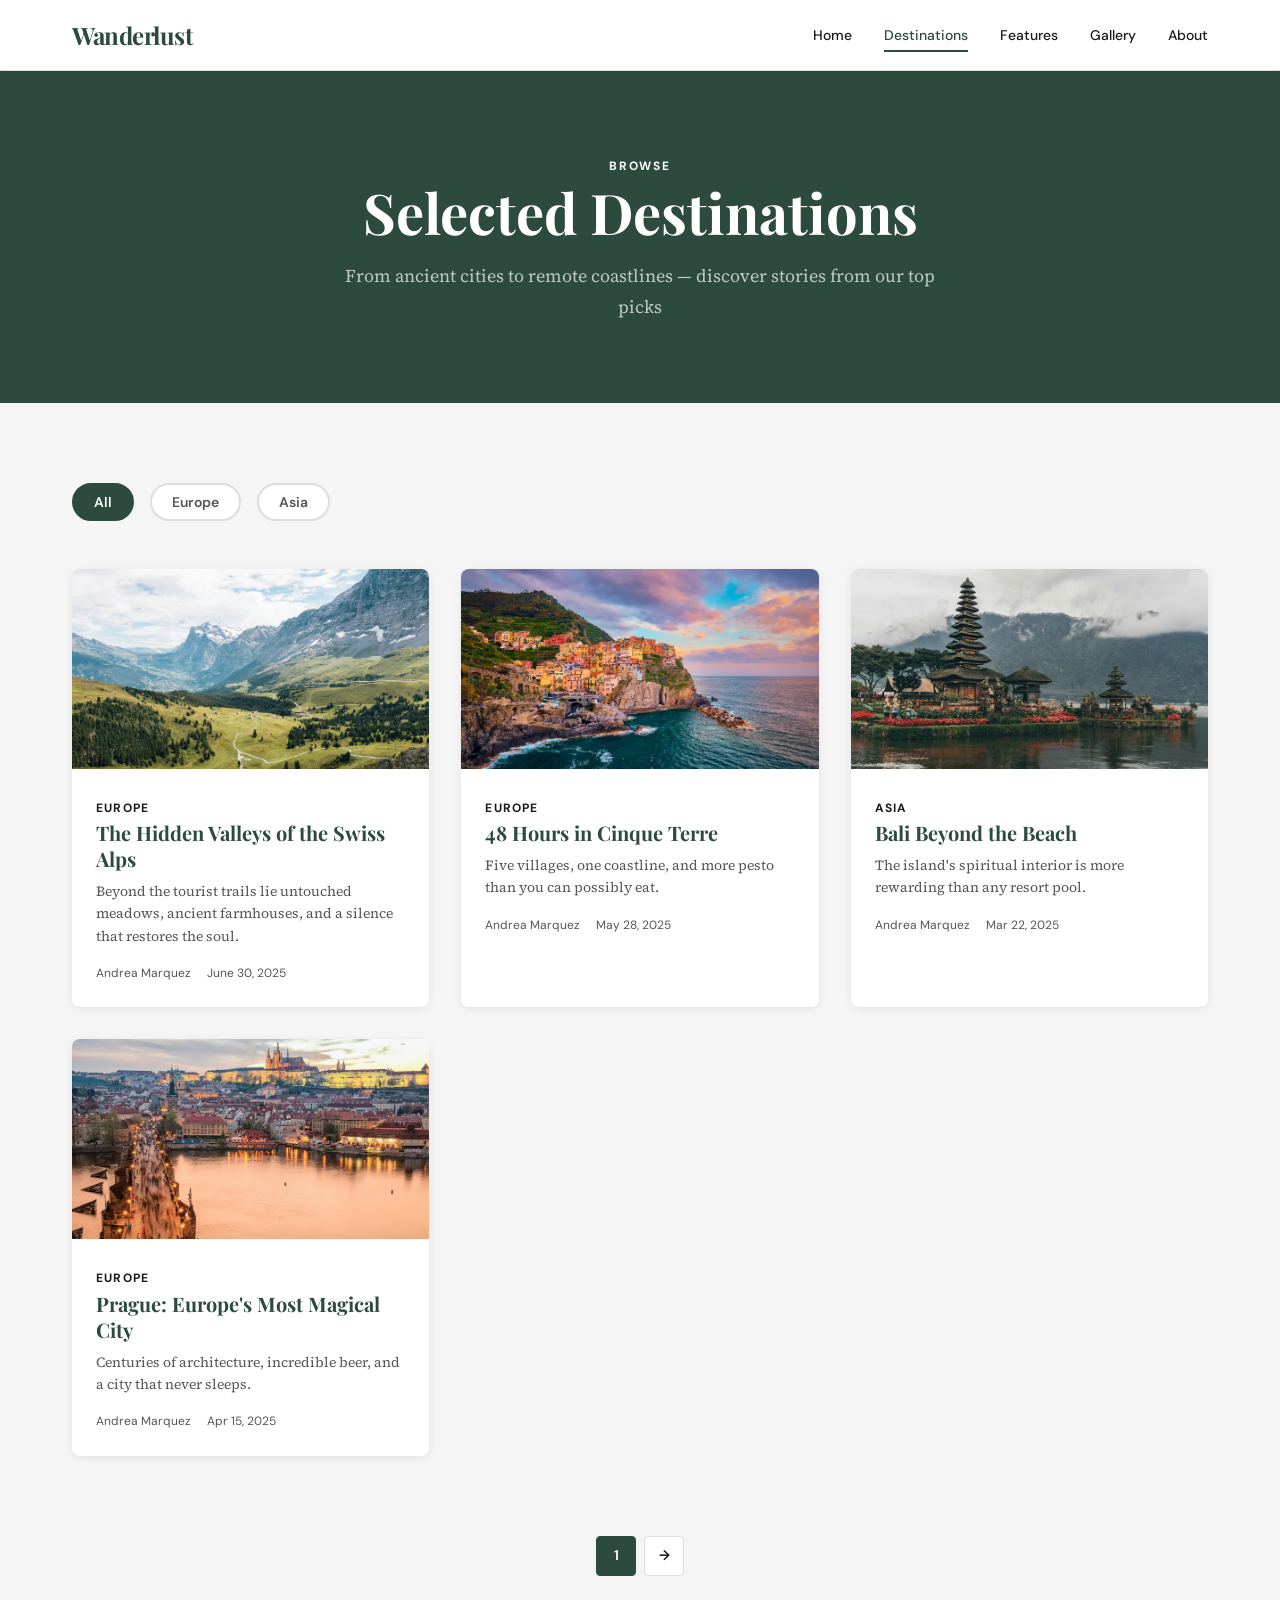
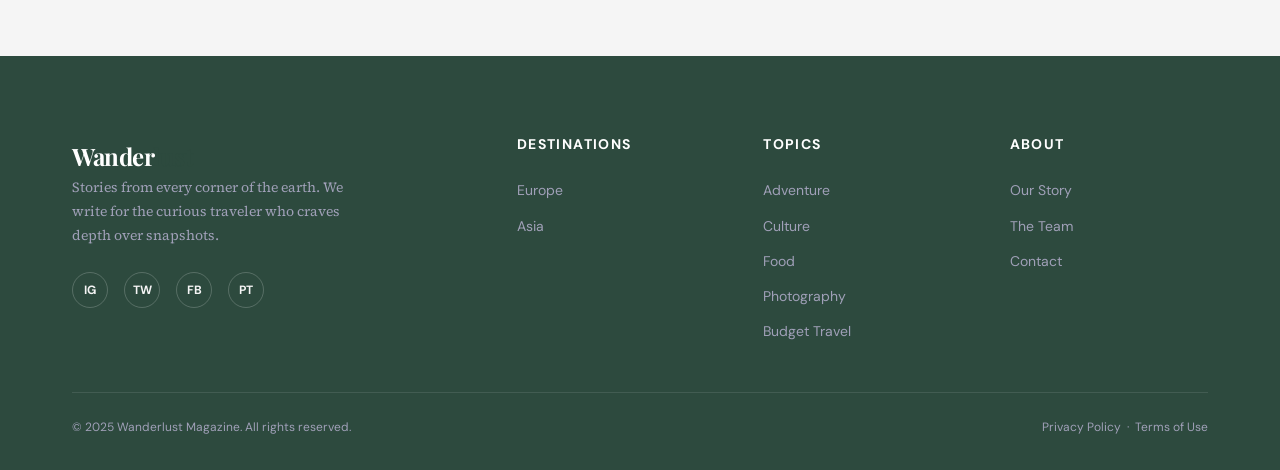
<file: travel_magazine/category.html>
<!DOCTYPE html>
<html lang="en">
<head>
  <meta charset="UTF-8" />
  <meta name="viewport" content="width=device-width, initial-scale=1.0" />
  <title>Destinations – Browse Travel Stories by Region | Wanderlust</title>
  <meta name="description" content="Explore Wanderlust Magazine's destination guides by region. Find in-depth travel stories covering Europe, Asia, the Americas, Africa, and beyond." />
  <link rel="preconnect" href="https://fonts.googleapis.com" />
  <link rel="preconnect" href="https://fonts.gstatic.com" crossorigin />
  <link href="https://fonts.googleapis.com/css2?family=Playfair+Display:ital,wght@0,400;0,700;1,400&family=Source+Serif+4:ital,wght@0,300;0,400;1,300&family=DM+Sans:wght@400;500;600;700&display=swap" rel="stylesheet" />
  <link rel="stylesheet" href="assets/css/style.css" />
</head>
<body>

  <header class="site-header">
    <div class="container">
      <nav class="nav-wrapper" aria-label="Main navigation">
        <a href="wanderlust-index.html" class="site-logo">Wander<span>lust</span></a>
        <div class="main-nav" id="main-nav">
          <ul>
            <li><a href="wanderlust-index.html">Home</a></li>
            <li><a href="category.html" class="active">Destinations</a></li>
            <li><a href="article.html">Features</a></li>
            <li><a href="gallery.html">Gallery</a></li>
            <li><a href="about.html">About</a></li>
          </ul>
        </div>
        <button class="hamburger" id="hamburger" aria-label="Toggle menu" aria-expanded="false">
          <span></span><span></span><span></span>
        </button>
      </nav>
    </div>
  </header>

  <main>

    <section class="category-header" aria-labelledby="category-title">
      <div class="container">
        <span class="section-label">Browse</span>
        <h1 id="category-title">Selected Destinations</h1>
        <p>From ancient cities to remote coastlines — discover stories from our top picks</p>
      </div>
    </section>

    <section class="section">
      <div class="container">

        <div class="category-filter" role="group" aria-label="Filter by region">
          <button class="filter-btn active" type="button">All</button>
          <button class="filter-btn" type="button">Europe</button>
          <button class="filter-btn" type="button">Asia</button>
        </div>

        <div class="category-grid" aria-label="Article list">

<article class="article-card">
            <div class="card-image-wrapper">
              <img src="assets/images/article-hero.jpg" alt="Switzerland" class="card-image" loading="lazy" />
            </div>
            <div class="card-body">
              <span class="card-category">Europe</span>
              <h3 class="card-title"><a href="article.html">The Hidden Valleys of the Swiss Alps</a></h3>
              <p class="card-excerpt">Beyond the tourist trails lie untouched meadows, ancient farmhouses, and a silence that restores the soul.</p>
              <div class="card-meta"><span>Andrea Marquez</span><span>June 30, 2025</span></div>
            </div>
          </article>

          <article class="article-card">
            <div class="card-image-wrapper">
              <img src="assets/images/featured1.jpg" alt="Cinque Terre" class="card-image" loading="lazy" />
            </div>
            <div class="card-body">
              <span class="card-category">Europe</span>
              <h3 class="card-title"><a href="article.html">48 Hours in Cinque Terre</a></h3>
              <p class="card-excerpt">Five villages, one coastline, and more pesto than you can possibly eat.</p>
              <div class="card-meta"><span>Andrea Marquez</span><span>May 28, 2025</span></div>
            </div>
          </article>

          <article class="article-card" style="animation-delay:0.05s;">
            <div class="card-image-wrapper">
              <img src="assets/images/featured3.jpg" alt="Bali" class="card-image" loading="lazy" />
            </div>
            <div class="card-body">
              <span class="card-category">Asia</span>
              <h3 class="card-title"><a href="article.html">Bali Beyond the Beach</a></h3>
              <p class="card-excerpt">The island's spiritual interior is more rewarding than any resort pool.</p>
              <div class="card-meta"><span>Andrea Marquez</span><span>Mar 22, 2025</span></div>
            </div>
          </article>

          <article class="article-card" style="animation-delay:0.1s;">
            <div class="card-image-wrapper">
              <img src="assets/images/featured2.jpg" alt="Prague" class="card-image" loading="lazy" />
            </div>
            <div class="card-body">
              <span class="card-category">Europe</span>
              <h3 class="card-title"><a href="article.html">Prague: Europe's Most Magical City</a></h3>
              <p class="card-excerpt">Centuries of architecture, incredible beer, and a city that never sleeps.</p>
              <div class="card-meta"><span>Andrea Marquez</span><span>Apr 15, 2025</span></div>
            </div>
          </article>

        </div>

        <nav class="pagination" aria-label="Page navigation">
          <a href="#" class="active" aria-current="page">1</a>
          <a href="#">→</a>
        </nav>

      </div>
    </section>

  </main>

  <footer class="site-footer">
    <div class="container">
      <div class="footer-grid">
        <div class="footer-brand">
          <a href="index.html" class="site-logo">Wander<span>lust</span></a>
          <p>Stories from every corner of the earth. We write for the curious traveler who craves depth over snapshots.</p>
          <div class="footer-socials">
            <a href="#" aria-label="Instagram">IG</a>
            <a href="#" aria-label="Twitter">TW</a>
            <a href="#" aria-label="Facebook">FB</a>
            <a href="#" aria-label="Pinterest">PT</a>
          </div>
        </div>
        <nav class="footer-col" aria-label="Destinations">
          <h4>Destinations</h4>
          <ul>
            <li><a href="category.html">Europe</a></li>
            <li><a href="category.html">Asia</a></li>
          </ul>
        </nav>
        <nav class="footer-col" aria-label="Topics">
          <h4>Topics</h4>
          <ul>
            <li><a href="category.html">Adventure</a></li>
            <li><a href="category.html">Culture</a></li>
            <li><a href="category.html">Food</a></li>
            <li><a href="gallery.html">Photography</a></li>
            <li><a href="category.html">Budget Travel</a></li>
          </ul>
        </nav>
        <nav class="footer-col" aria-label="About">
          <h4>About</h4>
          <ul>
            <li><a href="about.html">Our Story</a></li>
            <li><a href="about.html">The Team</a></li>
            <li><a href="about.html">Contact</a></li>
          </ul>
        </nav>
      </div>
      <div class="footer-bottom">
        <p>&copy; 2025 Wanderlust Magazine. All rights reserved.</p>
        <p>Privacy Policy &nbsp;·&nbsp; Terms of Use</p>
      </div>
    </div>
  </footer>

  <script>
    const hamburger = document.getElementById('hamburger');
    const mainNav = document.getElementById('main-nav');
    hamburger.addEventListener('click', function () {
      mainNav.classList.toggle('open');
      hamburger.classList.toggle('open');
      hamburger.setAttribute('aria-expanded', mainNav.classList.contains('open'));
    });

    const filterBtns = document.querySelectorAll('.filter-btn');
    filterBtns.forEach(btn => {
      btn.addEventListener('click', function () {
        filterBtns.forEach(b => b.classList.remove('active'));
        this.classList.add('active');
      });
    });
  </script>

</body>
</html>
</file>
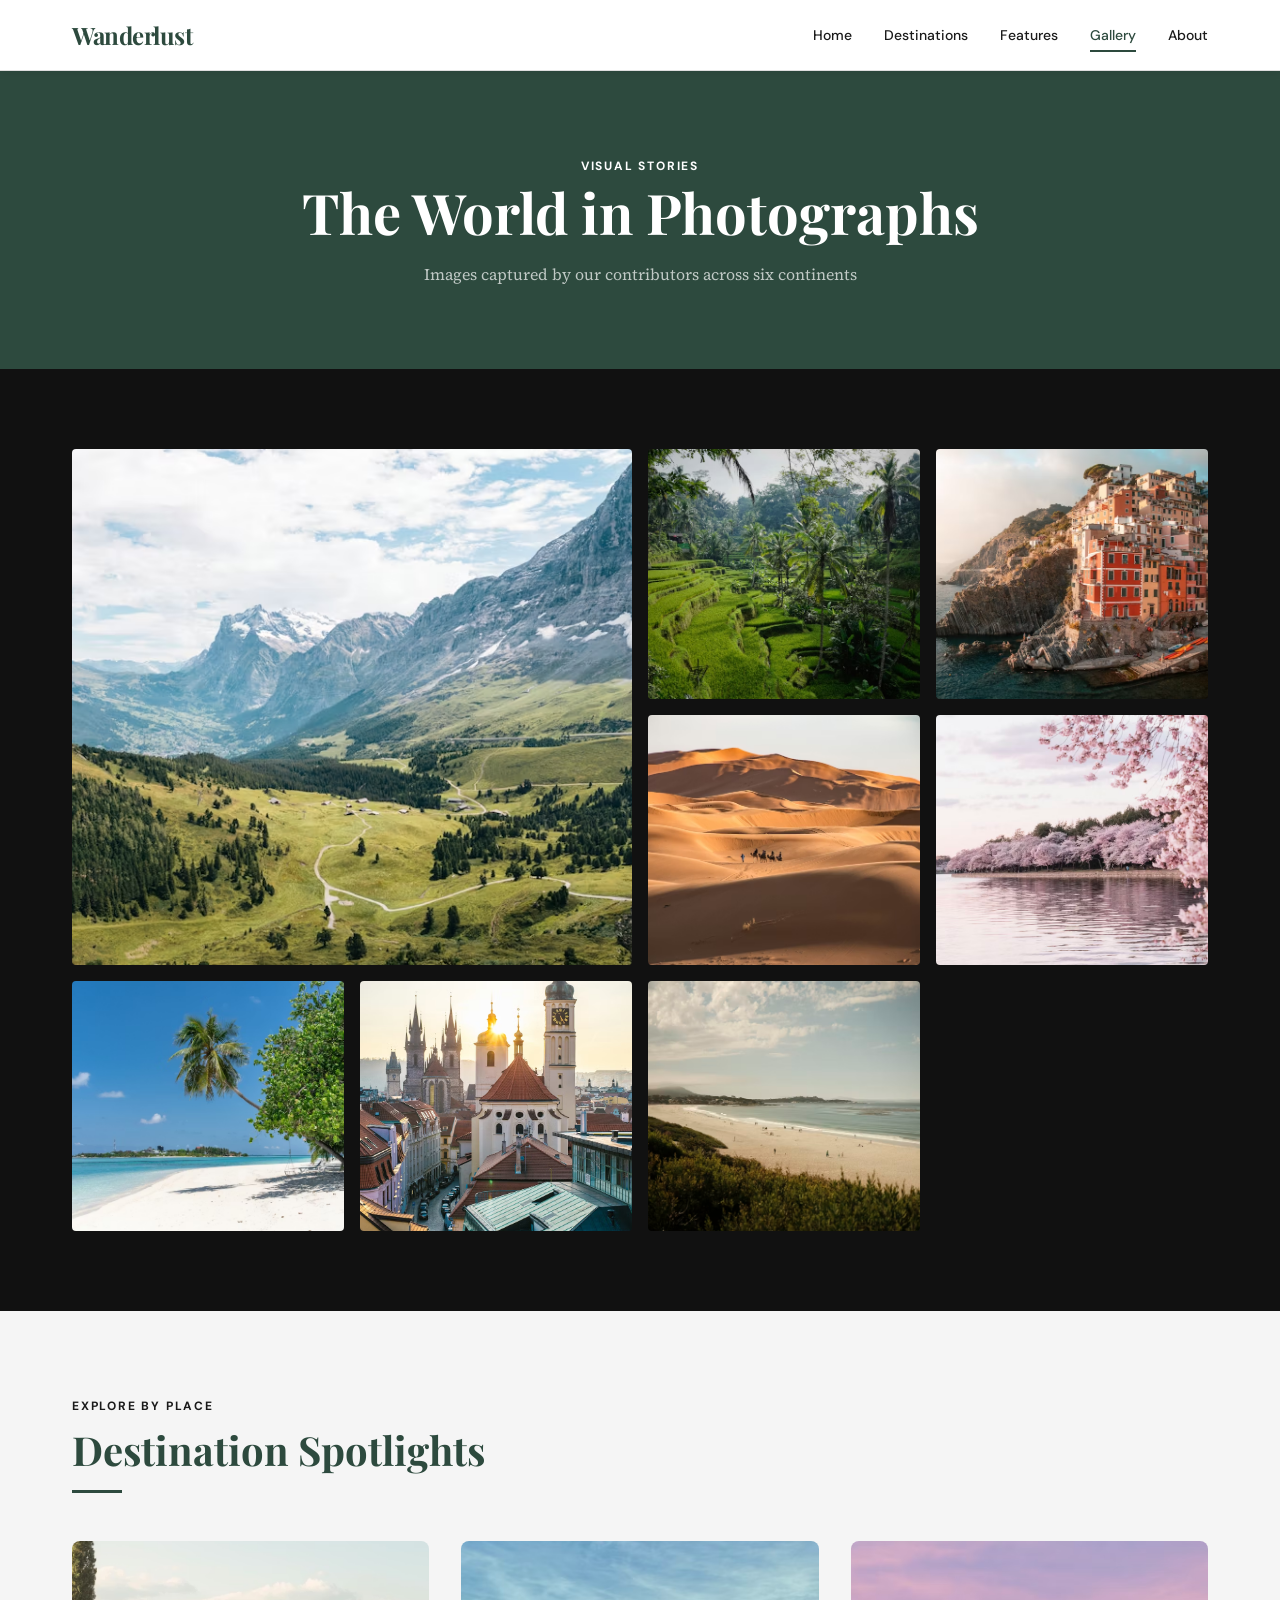
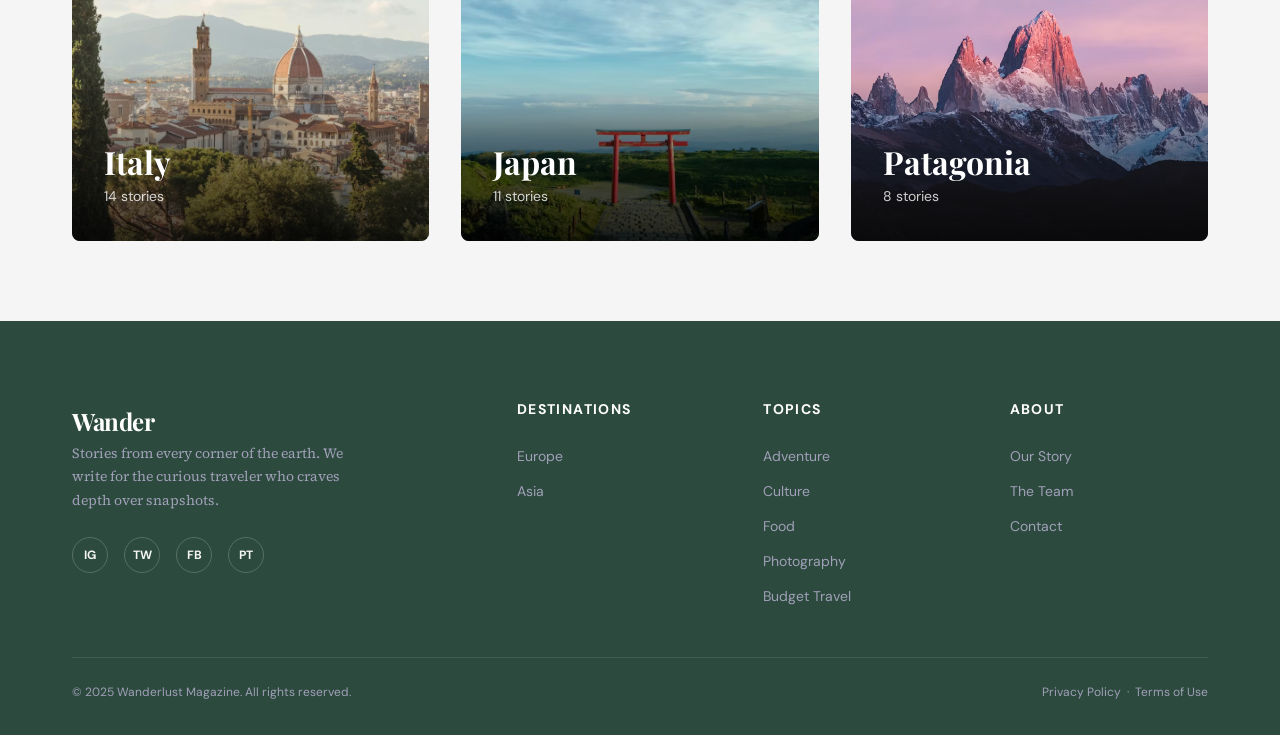
<file: travel_magazine/gallery.html>
<!DOCTYPE html>
<html lang="en">
<head>
  <meta charset="UTF-8" />
  <meta name="viewport" content="width=device-width, initial-scale=1.0" />
  <title>Travel Photography Gallery – Wanderlust Magazine</title>
  <meta name="description" content="Browse our travel photography gallery featuring stunning images from across the globe — from Alpine valleys to tropical coastlines and everything in between." />
  <link rel="preconnect" href="https://fonts.googleapis.com" />
  <link rel="preconnect" href="https://fonts.gstatic.com" crossorigin />
  <link href="https://fonts.googleapis.com/css2?family=Playfair+Display:ital,wght@0,400;0,700;1,400&family=Source+Serif+4:ital,wght@0,300;0,400;1,300&family=DM+Sans:wght@400;500;600;700&display=swap" rel="stylesheet" />
  <link rel="stylesheet" href="assets/css/style.css" />
</head>
<body>

  <header class="site-header">
    <div class="container">
      <nav class="nav-wrapper" aria-label="Main navigation">
        <a href="wanderlust-index.html" class="site-logo">Wander<span>lust</span></a>
        <div class="main-nav" id="main-nav">
          <ul>
            <li><a href="wanderlust-index.html">Home</a></li>
            <li><a href="category.html">Destinations</a></li>
            <li><a href="article.html">Features</a></li>
            <li><a href="gallery.html" class="active">Gallery</a></li>
            <li><a href="about.html">About</a></li>
          </ul>
        </div>
        <button class="hamburger" id="hamburger" aria-label="Toggle menu" aria-expanded="false">
          <span></span><span></span><span></span>
        </button>
      </nav>
    </div>
  </header>

  <main>

    <section class="gallery-header" aria-labelledby="gallery-heading">
      <div class="container">
        <span class="section-label" style="color: var(--color-white);">Visual Stories</span>
        <h1 id="gallery-heading">The World in Photographs</h1>
        <p>Images captured by our contributors across six continents</p>
      </div>
    </section>

    <section class="section" style="background: #111;" aria-labelledby="photo-gallery-heading">
      <div class="container">
        <h2 id="photo-gallery-heading" style="position:absolute;width:1px;height:1px;overflow:hidden;clip:rect(0,0,0,0);">Photo Gallery</h2>

        <div class="photo-gallery">

          <div class="gallery-item featured">
            <img src="assets/images/article-hero.jpg" alt="mountain valley="lazy" />
            <div class="gallery-caption">
              <h4>Swiss Alps, Lötschental Valley</h4>
            </div>
          </div>

          <div class="gallery-item">
            <img src="assets/images/gallery-2.jpg" alt="green rice terraces" loading="lazy" />
            <div class="gallery-caption">
              <h4>Tegallalang, Bali</h4>
            </div>
          </div>

          <div class="gallery-item">
            <img src="assets/images/gallery-3.jpg" alt="Village houses" loading="lazy" />
            <div class="gallery-caption">
              <h4>Cinque Terre, Italy</h4>
            </div>
          </div>

          <div class="gallery-item">
            <img src="assets/images/gallery-5.jpg" alt="dunes" loading="lazy" />
            <div class="gallery-caption">
              <h4>Erg Chebbi, Morocco</h4>
            </div>
          </div>

          <div class="gallery-item">
            <img src="assets/images/gallery-6.jpg" alt="Cherry blossoms" loading="lazy" />
            <div class="gallery-caption">
              <h4>Kyoto, Japan</h4>
            </div>
          </div>

          <div class="gallery-item">
            <img src="assets/images/gallery-7.jpg" alt="white sand" loading="lazy" />
            <div class="gallery-caption">
              <h4>North Malé Atoll, Maldives</h4>
            </div>
          </div>

          <div class="gallery-item">
            <img src="assets/images/gallery-9.jpg" alt="Prague" loading="lazy" />
            <div class="gallery-caption">
              <h4>Old Town Square, Prague</h4>
            </div>
          </div>

        
          <div class="gallery-item">
            <img src="assets/images/gallery-10.jpg" alt="Coast" loading="lazy" />
            <div class="gallery-caption">
              <h4>Pacific Coast, California</h4>
            </div>
          </div>

        </div>
      </div>
    </section>

    <section class="section" aria-labelledby="destinations-heading">
      <div class="container">
        <div class="section-header">
          <span class="section-label">Explore by Place</span>
          <h2 id="destinations-heading">Destination Spotlights</h2>
          <div class="section-divider"></div>
        </div>

        <div class="destinations-grid">

          <div class="destination-card">
            <img src="assets/images/dest-1.jpg" alt="Italy" loading="lazy" />
            <div class="destination-overlay">
              <h3>Italy</h3>
              <span>14 stories</span>
            </div>
          </div>

          <div class="destination-card">
            <img src="assets/images/dest-2.jpg" alt="Red torii" loading="lazy" />
            <div class="destination-overlay">
              <h3>Japan</h3>
              <span>11 stories</span>
            </div>
          </div>

          <div class="destination-card">
            <img src="assets/images/dest-3.jpg" alt="Patagonian" loading="lazy" />
            <div class="destination-overlay">
              <h3>Patagonia</h3>
              <span>8 stories</span>
            </div>
          </div>

        </div>
      </div>
    </section>

  </main>

  <footer class="site-footer">
    <div class="container">
      <div class="footer-grid">
        <div class="footer-brand">
          <a href="index.html" class="site-logo">Wander<span>lust</span></a>
          <p>Stories from every corner of the earth. We write for the curious traveler who craves depth over snapshots.</p>
          <div class="footer-socials">
            <a href="#" aria-label="Instagram">IG</a>
            <a href="#" aria-label="Twitter">TW</a>
            <a href="#" aria-label="Facebook">FB</a>
            <a href="#" aria-label="Pinterest">PT</a>
          </div>
        </div>
        <nav class="footer-col" aria-label="Destinations">
          <h4>Destinations</h4>
          <ul>
            <li><a href="category.html">Europe</a></li>
            <li><a href="category.html">Asia</a></li>
          </ul>
        </nav>
        <nav class="footer-col" aria-label="Topics">
          <h4>Topics</h4>
          <ul>
            <li><a href="category.html">Adventure</a></li>
            <li><a href="category.html">Culture</a></li>
            <li><a href="category.html">Food</a></li>
            <li><a href="gallery.html">Photography</a></li>
            <li><a href="category.html">Budget Travel</a></li>
          </ul>
        </nav>
        <nav class="footer-col" aria-label="About">
          <h4>About</h4>
          <ul>
            <li><a href="about.html">Our Story</a></li>
            <li><a href="about.html">The Team</a></li>
            <li><a href="about.html">Contact</a></li>
          </ul>
        </nav>
      </div>
      <div class="footer-bottom">
        <p>&copy; 2025 Wanderlust Magazine. All rights reserved.</p>
        <p>Privacy Policy &nbsp;·&nbsp; Terms of Use</p>
      </div>
    </div>
  </footer>

  <script>
    const hamburger = document.getElementById('hamburger');
    const mainNav = document.getElementById('main-nav');
    hamburger.addEventListener('click', function () {
      mainNav.classList.toggle('open');
      hamburger.classList.toggle('open');
      hamburger.setAttribute('aria-expanded', mainNav.classList.contains('open'));
    });
  </script>

</body>
</html>
</file>
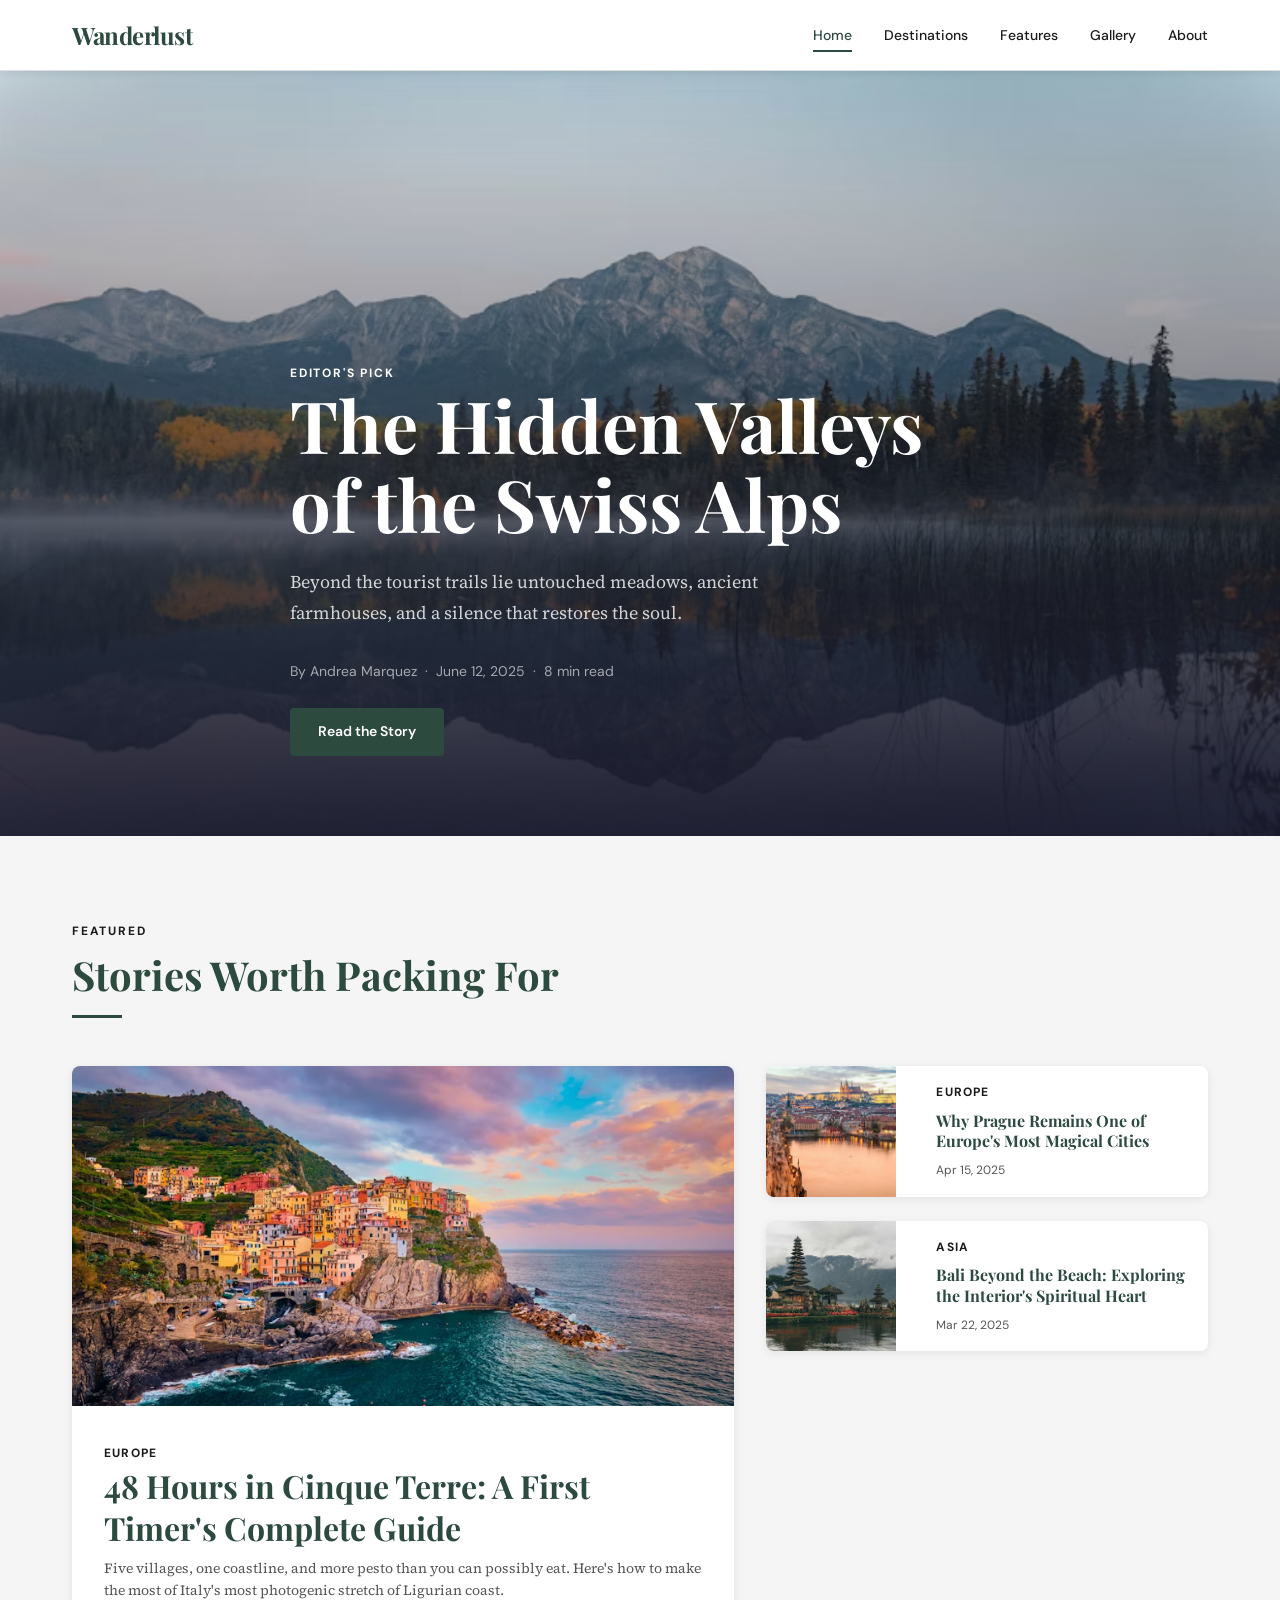
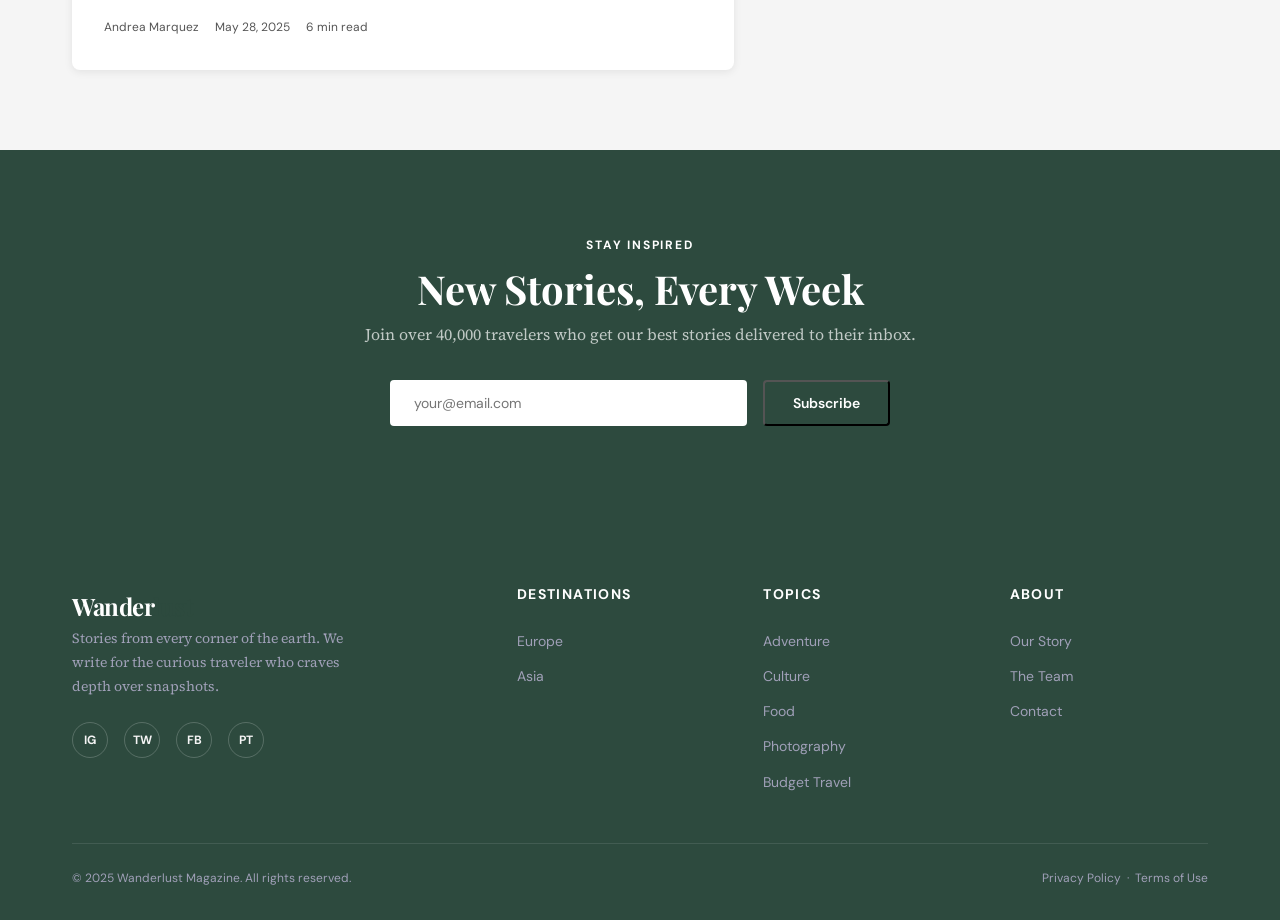
<file: travel_magazine/wanderlust-index.html>
<!DOCTYPE html>
<html lang="en">
<head>
  <meta charset="UTF-8" />
  <meta name="viewport" content="width=device-width, initial-scale=1.0" />
  <title>Wanderlust Magazine – Travel Stories & Destination Guides</title>
  <meta name="description" content="Wanderlust Magazine brings you inspiring travel stories, destination guides, and photography from the world's most breathtaking corners. Start your next adventure." />
  <link rel="preconnect" href="https://fonts.googleapis.com" />
  <link rel="preconnect" href="https://fonts.gstatic.com" crossorigin />
  <link href="https://fonts.googleapis.com/css2?family=Playfair+Display:ital,wght@0,400;0,700;1,400&family=Source+Serif+4:ital,wght@0,300;0,400;1,300&family=DM+Sans:wght@400;500;600;700&display=swap" rel="stylesheet" />
  <link rel="stylesheet" href="assets/css/style.css" />
</head>
<body>

  <header class="site-header">
    <div class="container">
      <nav class="nav-wrapper" aria-label="Main navigation">
        <a href="index.html" class="site-logo">Wander<span>lust</span></a>
        <div class="main-nav" id="main-nav">
          <ul>
            <li><a href="index.html" class="active">Home</a></li>
            <li><a href="category.html">Destinations</a></li>
            <li><a href="article.html">Features</a></li>
            <li><a href="gallery.html">Gallery</a></li>
            <li><a href="about.html">About</a></li>
          </ul>
        </div>
        <button class="hamburger" id="hamburger" aria-label="Toggle menu" aria-expanded="false">
          <span></span><span></span><span></span>
        </button>
      </nav>
    </div>
  </header>

  <main>


    <section class="hero" aria-label="Featured story">
      <img
        src="assets/images/hero.jpg"
        alt="Mountain landscape"
        class="hero-image"
        loading="eager"
      />
      <div class="hero-overlay"></div>
      <div class="container">
        <div class="hero-content">
          <span class="section-label" style="color: var(--color-white);">Editor's Pick</span>
          <h1 class="hero-title">The Hidden Valleys of the Swiss Alps</h1>
          <p class="hero-excerpt">Beyond the tourist trails lie untouched meadows, ancient farmhouses, and a silence that restores the soul.</p>
          <p class="hero-meta">By Andrea Marquez &nbsp;·&nbsp; June 12, 2025 &nbsp;·&nbsp; 8 min read</p>
          <a href="article.html" class="btn btn-primary">Read the Story</a>
        </div>
      </div>
    </section>

    <section class="section" aria-labelledby="featured-heading">
      <div class="container">
        <div class="section-header">
          <span class="section-label">Featured</span>
          <h2 id="featured-heading">Stories Worth Packing For</h2>
          <div class="section-divider"></div>
        </div>

        <div class="featured-grid">

          <article class="featured-card">
            <div class="featured-card-img-wrap">
              <img
                src="assets/images/featured1.jpg"
                alt="Cinque Terre"
                class="card-image"
                loading="lazy"
              />
            </div>
            <div class="card-body">
              <span class="card-category">Europe</span>
              <h3 class="card-title"><a href="article.html">48 Hours in Cinque Terre: A First Timer's Complete Guide</a></h3>
              <p class="card-excerpt">Five villages, one coastline, and more pesto than you can possibly eat. Here's how to make the most of Italy's most photogenic stretch of Ligurian coast.</p>
              <div class="card-meta">
                <span>Andrea Marquez</span>
                <span>May 28, 2025</span>
                <span>6 min read</span>
              </div>
            </div>
          </article>


          <div class="sidebar-cards">

            <article class="sidebar-card">
              <div class="sidebar-card-img-wrap">
                <img
                  src="assets/images/featured2.jpg"
                  alt="Prague"
                  loading="lazy"
                />
              </div>
              <div class="card-body">
                <span class="card-category">Europe</span>
                <h4 class="card-title"><a href="article.html">Why Prague Remains One of Europe's Most Magical Cities</a></h4>
                <div class="card-meta"><span>Apr 15, 2025</span></div>
              </div>
            </article>

            <article class="sidebar-card">
              <div class="sidebar-card-img-wrap">
                <img
                  src="assets/images/featured3.jpg"
                  alt="Bali rice terraces glowing green under soft morning light"
                  loading="lazy"
                />
              </div>
              <div class="card-body">
                <span class="card-category">Asia</span>
                <h4 class="card-title"><a href="article.html">Bali Beyond the Beach: Exploring the Interior's Spiritual Heart</a></h4>
                <div class="card-meta"><span>Mar 22, 2025</span></div>
              </div>
            </article>

          </div>
        </div>
      </div>
    </section>

    <section class="newsletter-section" aria-labelledby="newsletter-heading">
      <div class="container">
        <span class="section-label" style="color: var(--color-white);">Stay Inspired</span>
        <h2 id="newsletter-heading" style="color: var(--color-white); margin-top: var(--space-xs);">New Stories, Every Week</h2>
        <p>Join over 40,000 travelers who get our best stories delivered to their inbox.</p>
        <div class="newsletter-form">
          <input type="email" placeholder="your@email.com" aria-label="Email address" />
          <button class="btn btn-primary" type="button">Subscribe</button>
        </div>
      </div>
    </section>

  </main>

  <footer class="site-footer">
    <div class="container">
      <div class="footer-grid">
        <div class="footer-brand">
          <a href="index.html" class="site-logo">Wander<span>lust</span></a>
          <p>Stories from every corner of the earth. We write for the curious traveler who craves depth over snapshots.</p>
          <div class="footer-socials">
            <a href="#" aria-label="Instagram">IG</a>
            <a href="#" aria-label="Twitter">TW</a>
            <a href="#" aria-label="Facebook">FB</a>
            <a href="#" aria-label="Pinterest">PT</a>
          </div>
        </div>
        <nav class="footer-col" aria-label="Footer destinations">
          <h4>Destinations</h4>
          <ul>
            <li><a href="category.html">Europe</a></li>
            <li><a href="category.html">Asia</a></li>
          </ul>
        </nav>
        <nav class="footer-col" aria-label="Footer topics">
          <h4>Topics</h4>
          <ul>
            <li><a href="category.html">Adventure</a></li>
            <li><a href="category.html">Culture</a></li>
            <li><a href="category.html">Food</a></li>
            <li><a href="gallery.html">Photography</a></li>
            <li><a href="category.html">Budget Travel</a></li>
          </ul>
        </nav>
        <nav class="footer-col" aria-label="Footer about">
          <h4>About</h4>
          <ul>
            <li><a href="about.html">Our Story</a></li>
            <li><a href="about.html">The Team</a></li>
            <li><a href="about.html">Contact</a></li>
          </ul>
        </nav>
      </div>
      <div class="footer-bottom">
        <p>&copy; 2025 Wanderlust Magazine. All rights reserved.</p>
        <p>Privacy Policy &nbsp;·&nbsp; Terms of Use</p>
      </div>
    </div>
  </footer>

  <script>
    const hamburger = document.getElementById('hamburger');
    const mainNav = document.getElementById('main-nav');
    hamburger.addEventListener('click', function () {
      mainNav.classList.toggle('open');
      hamburger.classList.toggle('open');
      hamburger.setAttribute('aria-expanded', mainNav.classList.contains('open'));
    });
  </script>

</body>
</html>
</file>
<file: assets/css/style.css>
/* ============================================================
   ANDREA MARQUEZ — PROFESSIONAL PORTFOLIO
   CMI 3315: Introduction to Web Design | Project 3 | Spring 2026
   Instructor: Obada Kraishan | Texas Tech University
   ============================================================ */

/* ============================================================
   AI CREDIT:
   Claude (Anthropic) assisted with:
   1. The CSS Grid layout system for the projects gallery and
      case study grid (see .projects-grid and .case-grid rules)
   2. The sticky navigation scroll-shrink animation logic
      (see .site-header and the JS in each HTML file)
   All other styles, typography choices, color palette,
   spacing decisions, and visual design were written by
   Andrea Marquez.
   ============================================================ */

/* ============================================================
   0. DESIGN SYSTEM — CSS CUSTOM PROPERTIES
   ============================================================ */
:root {
  /* Colors */
  --color-bg:            #f7f4ef;
  --color-white:         #ffffff;
  --color-ink:           #1c1c1c;
  --color-ink-light:     #555555;
  --color-ink-xlight:    #999999;
  --color-accent:        #c0392b;
  --color-accent-dark:   #962d22;
  --color-muted:         #e8e4de;
  --color-border:        #d8d3cb;
  --color-footer-bg:     #1c1c1c;
  --color-footer-text:   #aaaaaa;

  /* Typography */
  --font-display:  'Cormorant Garamond', Georgia, serif;
  --font-body:     'Lora', Georgia, serif;
  --font-ui:       'DM Mono', 'Courier New', monospace;

  /* Font sizes */
  --fs-xs:   0.75rem;
  --fs-sm:   0.875rem;
  --fs-base: 1rem;
  --fs-md:   1.125rem;
  --fs-lg:   1.375rem;
  --fs-xl:   1.75rem;
  --fs-2xl:  2.25rem;
  --fs-3xl:  3rem;
  --fs-4xl:  4rem;
  --fs-hero: clamp(3rem, 8vw, 6.5rem);

  /* Spacing */
  --space-xs:  0.5rem;
  --space-sm:  1rem;
  --space-md:  1.75rem;
  --space-lg:  3rem;
  --space-xl:  5rem;
  --space-2xl: 8rem;

  /* Layout */
  --max-width: 1160px;
  --nav-height: 72px;
  --radius: 2px;
  --transition: 0.25s ease;
}

/* ============================================================
   1. RESET & BASE
   ============================================================ */
*, *::before, *::after {
  box-sizing: border-box;
  margin: 0;
  padding: 0;
}

html {
  scroll-behavior: smooth;
  font-size: 16px;
}

body {
  font-family: var(--font-body);
  background: var(--color-bg);
  color: var(--color-ink);
  line-height: 1.7;
  -webkit-font-smoothing: antialiased;
}

img {
  max-width: 100%;
  display: block;
}

a {
  color: inherit;
  text-decoration: none;
}

ul {
  list-style: none;
}

/* ============================================================
   2. TYPOGRAPHY
   ============================================================ */
h1, h2, h3, h4, h5, h6 {
  font-family: var(--font-display);
  font-weight: 600;
  line-height: 1.15;
  color: var(--color-ink);
}

h1 { font-size: var(--fs-3xl); }
h2 { font-size: var(--fs-2xl); }
h3 { font-size: var(--fs-xl); }
h4 { font-size: var(--fs-lg); }

p { margin-bottom: var(--space-sm); }

/* ============================================================
   3. LAYOUT UTILITIES
   ============================================================ */
.container {
  width: 100%;
  max-width: var(--max-width);
  margin: 0 auto;
  padding: 0 var(--space-md);
}

.section {
  padding: var(--space-xl) 0;
}

/* ============================================================
   4. NAVIGATION
   ============================================================ */
.site-header {
  position: fixed;
  top: 0;
  left: 0;
  right: 0;
  z-index: 100;
  height: var(--nav-height);
  background: var(--color-bg);
  border-bottom: 1px solid var(--color-border);
  transition: box-shadow var(--transition);
}

.site-header.scrolled {
  box-shadow: 0 2px 20px rgba(0,0,0,0.08);
}

.nav-wrapper {
  display: flex;
  align-items: center;
  justify-content: space-between;
  height: var(--nav-height);
}

.site-logo {
  font-family: var(--font-display);
  font-size: var(--fs-xl);
  font-weight: 700;
  letter-spacing: -0.01em;
  color: var(--color-ink);
}

.site-logo span {
  color: var(--color-accent);
}

.main-nav ul {
  display: flex;
  gap: var(--space-lg);
  align-items: center;
}

.main-nav a {
  font-family: var(--font-ui);
  font-size: var(--fs-xs);
  letter-spacing: 0.12em;
  text-transform: uppercase;
  color: var(--color-ink-light);
  transition: color var(--transition);
  position: relative;
}

.main-nav a::after {
  content: '';
  position: absolute;
  bottom: -4px;
  left: 0;
  width: 0;
  height: 1px;
  background: var(--color-accent);
  transition: width var(--transition);
}

.main-nav a:hover,
.main-nav a.active {
  color: var(--color-ink);
}

.main-nav a:hover::after,
.main-nav a.active::after {
  width: 100%;
}

/* Hamburger */
.hamburger {
  display: none;
  flex-direction: column;
  gap: 5px;
  background: none;
  border: none;
  cursor: pointer;
  padding: var(--space-xs);
}

.hamburger span {
  display: block;
  width: 24px;
  height: 1.5px;
  background: var(--color-ink);
  transition: var(--transition);
}

.hamburger.open span:nth-child(1) { transform: translateY(6.5px) rotate(45deg); }
.hamburger.open span:nth-child(2) { opacity: 0; }
.hamburger.open span:nth-child(3) { transform: translateY(-6.5px) rotate(-45deg); }

/* ============================================================
   5. HERO — HOMEPAGE
   ============================================================ */
.hero {
  padding-top: var(--nav-height);
  min-height: 100vh;
  display: grid;
  grid-template-columns: 1fr 1fr;
  align-items: stretch;
}

.hero-text {
  display: flex;
  flex-direction: column;
  justify-content: center;
  padding: var(--space-2xl) var(--space-xl) var(--space-2xl) var(--space-md);
  max-width: 620px;
  margin-left: auto;
}

.hero-eyebrow {
  font-family: var(--font-ui);
  font-size: var(--fs-xs);
  letter-spacing: 0.15em;
  text-transform: uppercase;
  color: var(--color-accent);
  margin-bottom: var(--space-md);
  display: flex;
  align-items: center;
  gap: var(--space-sm);
}

.hero-eyebrow::before {
  content: '';
  display: inline-block;
  width: 32px;
  height: 1px;
  background: var(--color-accent);
}

.hero-title {
  font-size: var(--fs-hero);
  font-weight: 700;
  line-height: 1.0;
  letter-spacing: -0.02em;
  margin-bottom: var(--space-md);
  color: var(--color-ink);
}

.hero-title em {
  font-style: italic;
  color: var(--color-accent);
}

.hero-subtitle {
  font-size: var(--fs-md);
  color: var(--color-ink-light);
  max-width: 480px;
  margin-bottom: var(--space-lg);
  font-family: var(--font-body);
}

.hero-cta {
  display: flex;
  gap: var(--space-sm);
  flex-wrap: wrap;
}

.hero-image-panel {
  position: relative;
  overflow: hidden;
  background: var(--color-ink);
}

.hero-image-panel img {
  width: 100%;
  height: 100%;
  object-fit: cover;
  opacity: 0.85;
  transition: transform 0.8s ease, opacity 0.8s ease;
}

.hero-image-panel:hover img {
  transform: scale(1.03);
  opacity: 0.9;
}

/* ============================================================
   6. BUTTONS
   ============================================================ */
.btn {
  display: inline-flex;
  align-items: center;
  gap: var(--space-xs);
  font-family: var(--font-ui);
  font-size: var(--fs-xs);
  letter-spacing: 0.1em;
  text-transform: uppercase;
  padding: 0.875rem 1.75rem;
  border: 1px solid transparent;
  cursor: pointer;
  transition: all var(--transition);
  text-decoration: none;
}

.btn-primary {
  background: var(--color-accent);
  color: var(--color-white);
  border-color: var(--color-accent);
}

.btn-primary:hover {
  background: var(--color-accent-dark);
  border-color: var(--color-accent-dark);
}

.btn-outline {
  background: transparent;
  color: var(--color-ink);
  border-color: var(--color-border);
}

.btn-outline:hover {
  border-color: var(--color-ink);
  background: var(--color-ink);
  color: var(--color-white);
}

/* ============================================================
   7. SECTION HEADERS
   ============================================================ */
.section-label {
  display: inline-block;
  font-family: var(--font-ui);
  font-size: var(--fs-xs);
  letter-spacing: 0.15em;
  text-transform: uppercase;
  color: var(--color-accent);
  margin-bottom: var(--space-xs);
}

.section-header {
  margin-bottom: var(--space-lg);
  border-bottom: 1px solid var(--color-border);
  padding-bottom: var(--space-md);
}

.section-header h2 {
  margin-top: var(--space-xs);
}

/* ============================================================
   8. SKILLS BAR — HOMEPAGE
   ============================================================ */
.skills-bar {
  background: var(--color-ink);
  padding: var(--space-md) 0;
  overflow: hidden;
}

.skills-ticker {
  display: flex;
  gap: var(--space-xl);
  white-space: nowrap;
  animation: ticker 20s linear infinite;
}

.skills-ticker span {
  font-family: var(--font-ui);
  font-size: var(--fs-xs);
  letter-spacing: 0.12em;
  text-transform: uppercase;
  color: var(--color-footer-text);
  flex-shrink: 0;
}

.skills-ticker span.accent {
  color: var(--color-accent);
}

@keyframes ticker {
  from { transform: translateX(0); }
  to   { transform: translateX(-50%); }
}

/* ============================================================
   9. PROJECTS GRID
   ============================================================ */

/* AI-assisted: Claude (Anthropic) helped design this CSS Grid
   layout using named grid areas and asymmetric sizing to create
   a magazine-style editorial grid for the projects gallery.
   This was one of the two hardest formatting structures. */
.projects-grid {
  display: grid;
  grid-template-columns: repeat(12, 1fr);
  grid-template-rows: auto;
  gap: var(--space-md);
}

.project-card {
  background: var(--color-white);
  overflow: hidden;
  border: 1px solid var(--color-border);
  transition: transform var(--transition), box-shadow var(--transition);
  position: relative;
}

.project-card:hover {
  transform: translateY(-4px);
  box-shadow: 0 12px 40px rgba(0,0,0,0.1);
}

/* Large card — spans 8 of 12 columns */
.project-card.large {
  grid-column: span 8;
}

/* Small card — spans 4 of 12 columns */
.project-card.small {
  grid-column: span 4;
}

/* Full-width card */
.project-card.full {
  grid-column: span 12;
  display: grid;
  grid-template-columns: 1fr 1fr;
}

.project-card-img {
  overflow: hidden;
  aspect-ratio: 16/10;
}

.project-card.full .project-card-img {
  aspect-ratio: unset;
}

.project-card-img img {
  width: 100%;
  height: 100%;
  object-fit: cover;
  transition: transform 0.6s ease;
}

.project-card:hover .project-card-img img {
  transform: scale(1.04);
}

.project-card-body {
  padding: var(--space-md);
}

.project-card.full .project-card-body {
  display: flex;
  flex-direction: column;
  justify-content: center;
  padding: var(--space-xl);
}

.project-tag {
  font-family: var(--font-ui);
  font-size: var(--fs-xs);
  letter-spacing: 0.12em;
  text-transform: uppercase;
  color: var(--color-accent);
  margin-bottom: var(--space-xs);
}

.project-card h3 {
  font-size: var(--fs-xl);
  margin-bottom: var(--space-xs);
}

.project-card.small h3 {
  font-size: var(--fs-lg);
}

.project-card p {
  color: var(--color-ink-light);
  font-size: var(--fs-sm);
  margin-bottom: var(--space-md);
}

.project-link {
  font-family: var(--font-ui);
  font-size: var(--fs-xs);
  letter-spacing: 0.1em;
  text-transform: uppercase;
  color: var(--color-ink);
  display: inline-flex;
  align-items: center;
  gap: 6px;
  border-bottom: 1px solid var(--color-border);
  padding-bottom: 2px;
  transition: all var(--transition);
}

.project-link:hover {
  color: var(--color-accent);
  border-color: var(--color-accent);
  gap: 10px;
}

/* ============================================================
   10. ABOUT PAGE
   ============================================================ */
.about-hero {
  padding-top: var(--nav-height);
  padding-bottom: 0;
  background: var(--color-ink);
  color: var(--color-white);
}

.about-hero-inner {
  display: grid;
  grid-template-columns: 1fr 420px;
  gap: var(--space-xl);
  align-items: end;
  padding-top: var(--space-2xl);
}

.about-hero-text h1 {
  color: var(--color-white);
  font-size: clamp(2.5rem, 6vw, 5rem);
  line-height: 1.05;
  margin-bottom: var(--space-md);
}

.about-hero-text h1 em {
  color: var(--color-accent);
  font-style: italic;
}

.about-hero-text p {
  color: var(--color-footer-text);
  font-size: var(--fs-md);
  max-width: 500px;
}

.about-photo {
  overflow: hidden;
  max-height: 560px;
}

.about-photo img {
  width: 100%;
  height: 100%;
  object-fit: cover;
  object-position: top center;
  display: block;
}

.about-content {
  display: grid;
  grid-template-columns: 2fr 1fr;
  gap: var(--space-xl);
  padding: var(--space-xl) 0;
}

.bio-text p {
  font-size: var(--fs-md);
  line-height: 1.85;
  color: var(--color-ink);
}

.skills-list {
  margin-top: var(--space-md);
}

.skill-item {
  display: flex;
  justify-content: space-between;
  align-items: center;
  padding: var(--space-sm) 0;
  border-bottom: 1px solid var(--color-border);
  font-family: var(--font-ui);
  font-size: var(--fs-xs);
  letter-spacing: 0.08em;
  text-transform: uppercase;
}

.skill-item:last-child {
  border-bottom: none;
}

.skill-dot {
  width: 8px;
  height: 8px;
  background: var(--color-accent);
  border-radius: 50%;
}

.sidebar-info h4 {
  font-family: var(--font-ui);
  font-size: var(--fs-xs);
  letter-spacing: 0.15em;
  text-transform: uppercase;
  color: var(--color-accent);
  margin-bottom: var(--space-sm);
  margin-top: var(--space-lg);
}

.sidebar-info h4:first-child {
  margin-top: 0;
}

.sidebar-info p,
.sidebar-info li {
  font-size: var(--fs-sm);
  color: var(--color-ink-light);
}

.sidebar-info ul li {
  padding: 0.35rem 0;
  border-bottom: 1px solid var(--color-muted);
}

/* Experience timeline */
.experience-section {
  padding: var(--space-xl) 0;
  background: var(--color-white);
}

.exp-grid {
  display: grid;
  grid-template-columns: repeat(3, 1fr);
  gap: var(--space-md);
  margin-top: var(--space-lg);
}

.exp-card {
  padding: var(--space-lg) var(--space-md);
  border: 1px solid var(--color-border);
  background: var(--color-bg);
}

.exp-year {
  font-family: var(--font-ui);
  font-size: var(--fs-xs);
  letter-spacing: 0.12em;
  color: var(--color-accent);
  text-transform: uppercase;
  margin-bottom: var(--space-xs);
}

.exp-card h4 {
  font-size: var(--fs-md);
  margin-bottom: 4px;
}

.exp-org {
  font-family: var(--font-ui);
  font-size: var(--fs-xs);
  color: var(--color-ink-light);
  margin-bottom: var(--space-sm);
  letter-spacing: 0.06em;
}

.exp-card p {
  font-size: var(--fs-sm);
  color: var(--color-ink-light);
  margin: 0;
}

/* ============================================================
   11. WORK / PROJECTS PAGE HEADER
   ============================================================ */
.page-hero {
  padding-top: calc(var(--nav-height) + var(--space-xl));
  padding-bottom: var(--space-xl);
  border-bottom: 1px solid var(--color-border);
}

.page-hero h1 {
  font-size: clamp(2.5rem, 6vw, 5rem);
  line-height: 1.0;
}

.page-hero p {
  font-size: var(--fs-md);
  color: var(--color-ink-light);
  max-width: 540px;
  margin-top: var(--space-sm);
}

/* ============================================================
   12. CASE STUDY PAGES
   ============================================================ */
.case-hero {
  padding-top: calc(var(--nav-height) + var(--space-xl));
  padding-bottom: var(--space-xl);
  border-bottom: 1px solid var(--color-border);
}

.case-eyebrow {
  font-family: var(--font-ui);
  font-size: var(--fs-xs);
  letter-spacing: 0.15em;
  text-transform: uppercase;
  color: var(--color-accent);
  margin-bottom: var(--space-sm);
}

.case-hero h1 {
  font-size: clamp(2rem, 5vw, 4rem);
  max-width: 800px;
  margin-bottom: var(--space-md);
}

.case-meta {
  display: flex;
  gap: var(--space-lg);
  flex-wrap: wrap;
}

.case-meta-item {
  font-family: var(--font-ui);
  font-size: var(--fs-xs);
  letter-spacing: 0.1em;
  text-transform: uppercase;
}

.case-meta-item span {
  display: block;
  color: var(--color-ink-xlight);
  margin-bottom: 2px;
}

/* AI-assisted: Claude (Anthropic) helped design this sticky
   sidebar layout using CSS Grid with position: sticky to keep
   the sidebar visible while scrolling through the article body.
   This was the second of the two hardest formatting structures. */
.case-layout {
  display: grid;
  grid-template-columns: 1fr 280px;
  gap: var(--space-xl);
  padding: var(--space-xl) 0;
  align-items: start;
}

.case-body h2 {
  font-size: var(--fs-xl);
  margin-top: var(--space-lg);
  margin-bottom: var(--space-sm);
  padding-bottom: var(--space-xs);
  border-bottom: 1px solid var(--color-border);
}

.case-body h2:first-child {
  margin-top: 0;
}

.case-body p {
  font-size: var(--fs-md);
  color: var(--color-ink-light);
}

.case-body ul {
  list-style: disc;
  padding-left: 1.25rem;
  margin-bottom: var(--space-sm);
}

.case-body ul li {
  font-size: var(--fs-md);
  color: var(--color-ink-light);
  margin-bottom: 0.4rem;
}

.case-screenshot {
  margin: var(--space-md) 0;
  border: 1px solid var(--color-border);
  overflow: hidden;
}

.case-screenshot img {
  width: 100%;
}

.case-screenshot figcaption {
  font-family: var(--font-ui);
  font-size: var(--fs-xs);
  letter-spacing: 0.08em;
  color: var(--color-ink-xlight);
  text-align: center;
  padding: var(--space-xs);
  background: var(--color-muted);
}

.case-sidebar {
  position: sticky;
  top: calc(var(--nav-height) + var(--space-md));
}

.sidebar-block {
  border: 1px solid var(--color-border);
  padding: var(--space-md);
  background: var(--color-white);
  margin-bottom: var(--space-md);
}

.sidebar-block h4 {
  font-family: var(--font-ui);
  font-size: var(--fs-xs);
  letter-spacing: 0.15em;
  text-transform: uppercase;
  color: var(--color-accent);
  margin-bottom: var(--space-sm);
}

.sidebar-block p,
.sidebar-block li {
  font-size: var(--fs-sm);
  color: var(--color-ink-light);
}

.sidebar-block ul {
  padding-left: 0;
}

.sidebar-block ul li {
  border-bottom: 1px solid var(--color-muted);
  padding: 0.4rem 0;
}

.reflection-block {
  background: var(--color-ink);
  color: var(--color-white);
  padding: var(--space-lg);
  margin-top: var(--space-lg);
}

.reflection-block p {
  font-size: var(--fs-md);
  font-style: italic;
  color: var(--color-footer-text);
}

.reflection-block h3 {
  color: var(--color-white);
  margin-bottom: var(--space-sm);
}

/* ============================================================
   13. CONTACT PAGE
   ============================================================ */
.contact-layout {
  display: grid;
  grid-template-columns: 1fr 1fr;
  gap: var(--space-xl);
  padding: var(--space-xl) 0;
  align-items: start;
}

.contact-info h2 {
  font-size: clamp(2rem, 5vw, 4rem);
  line-height: 1.0;
  margin-bottom: var(--space-md);
}

.contact-info p {
  font-size: var(--fs-md);
  color: var(--color-ink-light);
  max-width: 420px;
  margin-bottom: var(--space-lg);
}

.contact-detail {
  display: flex;
  gap: var(--space-md);
  align-items: flex-start;
  padding: var(--space-md) 0;
  border-top: 1px solid var(--color-border);
}

.contact-detail:last-child {
  border-bottom: 1px solid var(--color-border);
}

.contact-detail-label {
  font-family: var(--font-ui);
  font-size: var(--fs-xs);
  letter-spacing: 0.12em;
  text-transform: uppercase;
  color: var(--color-ink-xlight);
  width: 80px;
  flex-shrink: 0;
  padding-top: 2px;
}

.contact-detail-value a {
  font-size: var(--fs-md);
  color: var(--color-ink);
  transition: color var(--transition);
}

.contact-detail-value a:hover {
  color: var(--color-accent);
}

.contact-form {
  background: var(--color-white);
  padding: var(--space-xl);
  border: 1px solid var(--color-border);
}

.form-group {
  margin-bottom: var(--space-md);
}

.form-group label {
  display: block;
  font-family: var(--font-ui);
  font-size: var(--fs-xs);
  letter-spacing: 0.12em;
  text-transform: uppercase;
  color: var(--color-ink-light);
  margin-bottom: var(--space-xs);
}

.form-group input,
.form-group textarea {
  width: 100%;
  padding: 0.875rem 1rem;
  background: var(--color-bg);
  border: 1px solid var(--color-border);
  font-family: var(--font-body);
  font-size: var(--fs-base);
  color: var(--color-ink);
  outline: none;
  transition: border-color var(--transition);
  resize: vertical;
}

.form-group input:focus,
.form-group textarea:focus {
  border-color: var(--color-accent);
}

.form-group textarea {
  min-height: 140px;
}

/* ============================================================
   14. FOOTER
   ============================================================ */
.site-footer {
  background: var(--color-footer-bg);
  color: var(--color-footer-text);
  padding: var(--space-xl) 0 var(--space-md);
}

.footer-grid {
  display: grid;
  grid-template-columns: 2fr 1fr 1fr;
  gap: var(--space-xl);
  margin-bottom: var(--space-xl);
  padding-bottom: var(--space-xl);
  border-bottom: 1px solid #333;
}

.footer-brand .site-logo {
  color: var(--color-white);
  margin-bottom: var(--space-sm);
  display: block;
}

.footer-brand p {
  font-size: var(--fs-sm);
  max-width: 320px;
  margin-bottom: 0;
}

.footer-col h4 {
  font-family: var(--font-ui);
  font-size: var(--fs-xs);
  letter-spacing: 0.15em;
  text-transform: uppercase;
  color: var(--color-white);
  margin-bottom: var(--space-md);
}

.footer-col ul li {
  margin-bottom: var(--space-xs);
}

.footer-col a {
  font-size: var(--fs-sm);
  color: var(--color-footer-text);
  transition: color var(--transition);
}

.footer-col a:hover {
  color: var(--color-accent);
}

.footer-bottom {
  display: flex;
  justify-content: space-between;
  align-items: center;
  font-family: var(--font-ui);
  font-size: var(--fs-xs);
  letter-spacing: 0.06em;
  color: #555;
}

/* ============================================================
   15. ANIMATIONS
   ============================================================ */
@keyframes fadeUp {
  from { opacity: 0; transform: translateY(24px); }
  to   { opacity: 1; transform: translateY(0); }
}

@keyframes fadeIn {
  from { opacity: 0; }
  to   { opacity: 1; }
}

.animate-up {
  animation: fadeUp 0.7s ease both;
}

.animate-up-1 { animation-delay: 0.1s; }
.animate-up-2 { animation-delay: 0.22s; }
.animate-up-3 { animation-delay: 0.34s; }
.animate-up-4 { animation-delay: 0.46s; }

/* Scroll-triggered fade-in */
.reveal {
  opacity: 0;
  transform: translateY(20px);
  transition: opacity 0.7s ease, transform 0.7s ease;
}

.reveal.visible {
  opacity: 1;
  transform: translateY(0);
}

/* ============================================================
   16. RESPONSIVE — TABLET (768px)
   ============================================================ */
@media (max-width: 768px) {
  :root {
    --space-xl: 3rem;
    --space-2xl: 4.5rem;
  }

  .main-nav {
    display: none;
    position: fixed;
    inset: var(--nav-height) 0 0;
    background: var(--color-bg);
    flex-direction: column;
    padding: var(--space-xl) var(--space-md);
    border-top: 1px solid var(--color-border);
    z-index: 99;
  }

  .main-nav.open {
    display: flex;
  }

  .main-nav ul {
    flex-direction: column;
    gap: var(--space-lg);
  }

  .main-nav a {
    font-size: var(--fs-sm);
  }

  .hamburger {
    display: flex;
  }

  .hero {
    grid-template-columns: 1fr;
    min-height: auto;
  }

  .hero-text {
    padding: var(--space-xl) var(--space-md);
    max-width: 100%;
    margin-left: 0;
    order: 2;
  }

  .hero-image-panel {
    height: 50vw;
    order: 1;
  }

  .about-hero-inner {
    grid-template-columns: 1fr;
  }

  .about-photo {
    max-height: 380px;
  }

  .about-content {
    grid-template-columns: 1fr;
  }

  .exp-grid {
    grid-template-columns: 1fr;
  }

  .projects-grid .project-card.large,
  .projects-grid .project-card.small,
  .projects-grid .project-card.full {
    grid-column: span 12;
  }

  .project-card.full {
    grid-template-columns: 1fr;
  }

  .case-layout {
    grid-template-columns: 1fr;
  }

  .case-sidebar {
    position: static;
  }

  .contact-layout {
    grid-template-columns: 1fr;
  }

  .footer-grid {
    grid-template-columns: 1fr 1fr;
  }

  .footer-brand {
    grid-column: span 2;
  }
}

/* ============================================================
   17. RESPONSIVE — MOBILE (480px)
   ============================================================ */
@media (max-width: 480px) {
  :root {
    --space-xl: 2rem;
    --space-2xl: 3rem;
  }

  h1 { font-size: var(--fs-2xl); }
  h2 { font-size: var(--fs-xl); }

  .hero-cta {
    flex-direction: column;
  }

  .btn {
    width: 100%;
    justify-content: center;
  }

  .case-meta {
    flex-direction: column;
    gap: var(--space-sm);
  }

  .footer-grid {
    grid-template-columns: 1fr;
  }

  .footer-brand {
    grid-column: span 1;
  }

  .footer-bottom {
    flex-direction: column;
    gap: var(--space-xs);
    text-align: center;
  }

  .exp-grid {
    grid-template-columns: 1fr;
  }
}
</file>
<file: travel_magazine/assets/css/style.css>
/* =============================================
   WANDERLUST MAGAZINE — MAIN STYLESHEET
   CMI 3315 | Project 2 | Spring 2026
   ============================================= */

/* --- CSS Custom Properties (Variables) --- */
:root {
  /* Colors */
  --color-primary: #2d4a3e;
  --color-accent: #2d4a3e;
  --color-accent-dark: #1e3329;
  --color-light: #f5f5f5;
  --color-white: #ffffff;
  --color-text: #1a1a1a;
  --color-text-light: #555555;
  --color-border: #dddddd;
  --color-card-bg: #ffffff;
  --color-footer-bg: #2d4a3e;

  /* Fonts */
  --font-heading: 'Playfair Display', Georgia, serif;
  --font-body: 'Source Serif 4', Georgia, serif;
  --font-ui: 'DM Sans', Arial, sans-serif;

  /* Font Sizes */
  --fs-xs: 0.75rem;
  --fs-sm: 0.875rem;
  --fs-base: 1rem;
  --fs-md: 1.125rem;
  --fs-lg: 1.25rem;
  --fs-xl: 1.5rem;
  --fs-2xl: 2rem;
  --fs-3xl: 2.5rem;
  --fs-4xl: 3.5rem;
  --fs-5xl: 4.5rem;

  /* Spacing */
  --space-xs: 0.5rem;
  --space-sm: 1rem;
  --space-md: 1.5rem;
  --space-lg: 2rem;
  --space-xl: 3rem;
  --space-2xl: 5rem;

  /* Border Radius */
  --radius-sm: 4px;
  --radius-md: 8px;
  --radius-lg: 16px;

  /* Shadows */
  --shadow-sm: 0 2px 8px rgba(0, 0, 0, 0.08);
  --shadow-md: 0 4px 20px rgba(0, 0, 0, 0.12);
  --shadow-lg: 0 8px 40px rgba(0, 0, 0, 0.16);

  /* Transitions */
  --transition: 0.3s ease;
}

/* --- Reset & Base --- */
*, *::before, *::after {
  box-sizing: border-box;
  margin: 0;
  padding: 0;
}

html {
  scroll-behavior: smooth;
}

body {
  font-family: var(--font-body);
  font-size: var(--fs-base);
  color: var(--color-text);
  background-color: var(--color-light);
  line-height: 1.7;
}

img {
  max-width: 100%;
  height: auto;
  display: block;
}

a {
  color: inherit;
  text-decoration: none;
}

ul {
  list-style: none;
}

/* --- Typography --- */
h1, h2, h3, h4, h5 {
  font-family: var(--font-heading);
  line-height: 1.2;
  color: var(--color-primary);
}

h1 { font-size: var(--fs-4xl); }
h2 { font-size: var(--fs-3xl); }
h3 { font-size: var(--fs-2xl); }
h4 { font-size: var(--fs-xl); }
h5 { font-size: var(--fs-lg); }

p { margin-bottom: var(--space-sm); }

.section-label {
  font-family: var(--font-ui);
  font-size: var(--fs-xs);
  font-weight: 700;
  letter-spacing: 0.15em;
  text-transform: uppercase;
  color: var(--color-text);
}

/* --- Layout Utilities --- */
.container {
  max-width: 1200px;
  margin: 0 auto;
  padding: 0 var(--space-lg);
}

.section {
  padding: var(--space-2xl) 0;
}

/* --- Keyframe Animations --- */
@keyframes fadeInUp {
  from {
    opacity: 0;
    transform: translateY(30px);
  }
  to {
    opacity: 1;
    transform: translateY(0);
  }
}

@keyframes fadeIn {
  from { opacity: 0; }
  to   { opacity: 1; }
}

@keyframes slideInLeft {
  from {
    opacity: 0;
    transform: translateX(-30px);
  }
  to {
    opacity: 1;
    transform: translateX(0);
  }
}

@keyframes underlineGrow {
  from { width: 0; }
  to   { width: 100%; }
}

/* --- Navigation --- */
.site-header {
  background-color: var(--color-white);
  border-bottom: 1px solid var(--color-border);
  position: sticky;
  top: 0;
  z-index: 100;
  box-shadow: var(--shadow-sm);
}

.nav-wrapper {
  display: flex;
  align-items: center;
  justify-content: space-between;
  height: 70px;
}

.site-logo {
  font-family: var(--font-heading);
  font-size: var(--fs-xl);
  font-weight: 700;
  color: var(--color-primary);
  letter-spacing: -0.02em;
}

.site-logo span {
  color: var(--color-accent);
}

.main-nav ul {
  display: flex;
  gap: var(--space-lg);
  align-items: center;
}

.main-nav a {
  font-family: var(--font-ui);
  font-size: var(--fs-sm);
  font-weight: 500;
  color: var(--color-text);
  padding: var(--space-xs) 0;
  position: relative;
  transition: color var(--transition);
}

.main-nav a::after {
  content: '';
  position: absolute;
  bottom: 0;
  left: 0;
  width: 0;
  height: 2px;
  background-color: var(--color-accent);
  transition: width var(--transition);
}

.main-nav a:hover {
  color: var(--color-accent);
}

.main-nav a:hover::after {
  width: 100%;
}

.main-nav a.active {
  color: var(--color-accent);
}

.main-nav a.active::after {
  width: 100%;
}

/* Hamburger Menu */
.hamburger {
  display: none;
  flex-direction: column;
  gap: 5px;
  cursor: pointer;
  background: none;
  border: none;
  padding: var(--space-xs);
}

.hamburger span {
  display: block;
  width: 25px;
  height: 2px;
  background-color: var(--color-primary);
  transition: var(--transition);
}

.hamburger.open span:nth-child(1) {
  transform: translateY(7px) rotate(45deg);
}
.hamburger.open span:nth-child(2) {
  opacity: 0;
}
.hamburger.open span:nth-child(3) {
  transform: translateY(-7px) rotate(-45deg);
}

/* --- Footer --- */
.site-footer {
  background-color: var(--color-footer-bg);
  color: var(--color-light);
  padding: var(--space-2xl) 0 var(--space-lg);
}

.footer-grid {
  display: grid;
  grid-template-columns: 2fr 1fr 1fr 1fr;
  gap: var(--space-xl);
  margin-bottom: var(--space-xl);
}

.footer-brand .site-logo {
  color: var(--color-white);
  margin-bottom: var(--space-sm);
}

.footer-brand p {
  font-size: var(--fs-sm);
  color: #a0a0b8;
  margin-bottom: var(--space-md);
  max-width: 280px;
}

.footer-socials {
  display: flex;
  gap: var(--space-sm);
}

.footer-socials a {
  display: flex;
  align-items: center;
  justify-content: center;
  width: 36px;
  height: 36px;
  border: 1px solid rgba(255, 255, 255, 0.2);
  border-radius: 50%;
  font-family: var(--font-ui);
  font-size: var(--fs-xs);
  font-weight: 700;
  color: var(--color-light);
  transition: var(--transition);
}

.footer-socials a:hover {
  background-color: var(--color-accent);
  border-color: var(--color-accent);
}

.footer-col h4 {
  font-family: var(--font-ui);
  font-size: var(--fs-sm);
  font-weight: 700;
  letter-spacing: 0.1em;
  text-transform: uppercase;
  color: var(--color-white);
  margin-bottom: var(--space-md);
}

.footer-col ul {
  display: flex;
  flex-direction: column;
  gap: var(--space-xs);
}

.footer-col a {
  font-family: var(--font-ui);
  font-size: var(--fs-sm);
  color: #a0a0b8;
  transition: color var(--transition);
}

.footer-col a:hover {
  color: var(--color-accent);
}

.footer-bottom {
  border-top: 1px solid rgba(255, 255, 255, 0.1);
  padding-top: var(--space-md);
  display: flex;
  justify-content: space-between;
  align-items: center;
}

.footer-bottom p {
  font-family: var(--font-ui);
  font-size: var(--fs-xs);
  color: #a0a0b8;
  margin: 0;
}

/* --- Article Cards --- */
.article-card {
  background: var(--color-card-bg);
  border-radius: var(--radius-md);
  overflow: hidden;
  box-shadow: var(--shadow-sm);
  transition: transform var(--transition), box-shadow var(--transition);
  animation: fadeInUp 0.6s ease both;
}

.article-card:hover {
  transform: translateY(-6px);
  box-shadow: var(--shadow-md);
}

.card-image {
  width: 100%;
  height: 200px;
  object-fit: cover;
  transition: transform 0.4s ease;
}

.article-card:hover .card-image {
  transform: scale(1.04);
}

.card-image-wrapper {
  overflow: hidden;
}

.card-body {
  padding: var(--space-md);
}

.card-category {
  font-family: var(--font-ui);
  font-size: var(--fs-xs);
  font-weight: 700;
  letter-spacing: 0.1em;
  text-transform: uppercase;
  color: var(--color-text);
  margin-bottom: var(--space-xs);
}

.card-title {
  font-family: var(--font-heading);
  font-size: var(--fs-lg);
  line-height: 1.3;
  margin-bottom: var(--space-xs);
  color: var(--color-primary);
}

.card-title a:hover {
  color: var(--color-accent);
}

.card-excerpt {
  font-size: var(--fs-sm);
  color: var(--color-text-light);
  line-height: 1.6;
  margin-bottom: var(--space-sm);
}

.card-meta {
  font-family: var(--font-ui);
  font-size: var(--fs-xs);
  color: var(--color-text-light);
  display: flex;
  gap: var(--space-sm);
}

/* --- Section Headers --- */
.section-header {
  margin-bottom: var(--space-xl);
}

.section-header h2 {
  margin-top: var(--space-xs);
  margin-bottom: var(--space-xs);
}

.section-divider {
  width: 50px;
  height: 3px;
  background-color: var(--color-accent);
  margin-top: var(--space-sm);
}

/* =============================================
   HOMEPAGE STYLES
   ============================================= */

/* Hero Section */
.hero {
  position: relative;
  height: 85vh;
  min-height: 500px;
  overflow: hidden;
  display: flex;
  align-items: flex-end;
}

.hero-image {
  position: absolute;
  inset: 0;
  width: 100%;
  height: 100%;
  object-fit: cover;
}

.hero-overlay {
  position: absolute;
  inset: 0;
  background: linear-gradient(
    to top,
    rgba(26, 26, 46, 0.92) 0%,
    rgba(26, 26, 46, 0.4) 60%,
    transparent 100%
  );
}

.hero-content {
  position: relative;
  z-index: 2;
  padding: var(--space-2xl) 0;
  animation: fadeInUp 0.8s ease both;
}

.hero-content .section-label {
  color: var(--color-accent);
  margin-bottom: var(--space-sm);
}

.hero-title {
  font-size: var(--fs-5xl);
  color: var(--color-white);
  max-width: 700px;
  margin-bottom: var(--space-md);
  line-height: 1.1;
}

.hero-excerpt {
  font-size: var(--fs-md);
  color: rgba(255, 255, 255, 0.8);
  max-width: 550px;
  margin-bottom: var(--space-lg);
}

.hero-meta {
  font-family: var(--font-ui);
  font-size: var(--fs-sm);
  color: rgba(255, 255, 255, 0.6);
  margin-bottom: var(--space-md);
}

.btn {
  display: inline-block;
  font-family: var(--font-ui);
  font-size: var(--fs-sm);
  font-weight: 600;
  padding: 0.75rem 1.75rem;
  border-radius: var(--radius-sm);
  transition: var(--transition);
  cursor: pointer;
}

.btn-primary {
  background-color: var(--color-accent);
  color: var(--color-white);
}

.btn-primary:hover {
  background-color: var(--color-accent-dark);
}

.btn-outline {
  border: 2px solid var(--color-accent);
  color: var(--color-accent);
  background: transparent;
}

.btn-outline:hover {
  background-color: var(--color-accent);
  color: var(--color-white);
}

/* Recent Articles Grid */
.articles-grid {
  display: grid;
  grid-template-columns: repeat(3, 1fr);
  gap: var(--space-lg);
}

/* Featured Section (2-col) */
.featured-grid {
  display: grid;
  grid-template-columns: 1.5fr 1fr;
  gap: var(--space-lg);
}

.featured-card {
  background: var(--color-card-bg);
  border-radius: var(--radius-md);
  overflow: hidden;
  box-shadow: var(--shadow-sm);
  transition: transform var(--transition), box-shadow var(--transition);
}

.featured-card:hover {
  transform: translateY(-5px);
  box-shadow: var(--shadow-md);
}

.featured-card img {
  width: 100%;
  height: 340px;
  object-fit: cover;
  transition: transform 0.4s ease;
}

.featured-card:hover img {
  transform: scale(1.03);
}

.featured-card-img-wrap {
  overflow: hidden;
}

.featured-card .card-body {
  padding: var(--space-lg);
}

.featured-card .card-title {
  font-size: var(--fs-2xl);
}

.sidebar-cards {
  display: flex;
  flex-direction: column;
  gap: var(--space-md);
}

.sidebar-card {
  display: flex;
  gap: var(--space-md);
  background: var(--color-card-bg);
  border-radius: var(--radius-md);
  overflow: hidden;
  box-shadow: var(--shadow-sm);
  transition: transform var(--transition), box-shadow var(--transition);
}

.sidebar-card:hover {
  transform: translateY(-3px);
  box-shadow: var(--shadow-md);
}

.sidebar-card img {
  width: 130px;
  height: 100%;
  min-height: 110px;
  object-fit: cover;
  flex-shrink: 0;
  transition: transform 0.4s ease;
}

.sidebar-card:hover img {
  transform: scale(1.05);
}

.sidebar-card-img-wrap {
  overflow: hidden;
  flex-shrink: 0;
}

.sidebar-card .card-body {
  padding: var(--space-sm);
  display: flex;
  flex-direction: column;
  justify-content: center;
}

.sidebar-card .card-title {
  font-size: var(--fs-base);
}

/* Newsletter Banner */
.newsletter-section {
  background-color: var(--color-primary);
  padding: var(--space-2xl) 0;
  text-align: center;
}

.newsletter-section h2 {
  color: var(--color-white);
  margin-bottom: var(--space-xs);
}

.newsletter-section p {
  color: rgba(255, 255, 255, 0.7);
  margin-bottom: var(--space-lg);
}

.newsletter-form {
  display: flex;
  justify-content: center;
  gap: var(--space-sm);
  max-width: 500px;
  margin: 0 auto;
}

.newsletter-form input {
  flex: 1;
  padding: 0.75rem var(--space-md);
  border: none;
  border-radius: var(--radius-sm);
  font-family: var(--font-ui);
  font-size: var(--fs-sm);
}

.newsletter-form input:focus {
  outline: 2px solid var(--color-accent);
}

/* =============================================
   ARTICLE PAGE STYLES
   ============================================= */

.article-hero {
  position: relative;
  height: 60vh;
  min-height: 400px;
  overflow: hidden;
  display: flex;
  align-items: flex-end;
}

.article-hero img {
  position: absolute;
  inset: 0;
  width: 100%;
  height: 100%;
  object-fit: cover;
}

.article-hero-overlay {
  position: absolute;
  inset: 0;
  background: linear-gradient(
    to top,
    rgba(26, 26, 46, 0.88) 0%,
    rgba(26, 26, 46, 0.3) 60%,
    transparent 100%
  );
}

.article-hero-content {
  position: relative;
  z-index: 2;
  padding-bottom: var(--space-xl);
  animation: fadeInUp 0.7s ease both;
}

.article-hero-content h1 {
  color: var(--color-white);
  font-size: var(--fs-4xl);
  max-width: 800px;
  margin-bottom: var(--space-md);
}

.article-byline {
  font-family: var(--font-ui);
  font-size: var(--fs-sm);
  color: rgba(255, 255, 255, 0.7);
  display: flex;
  gap: var(--space-md);
}

/* Article layout: main content + sidebar */
.article-layout {
  display: grid;
  grid-template-columns: 1fr 300px;
  gap: var(--space-2xl);
  padding: var(--space-2xl) 0;
}

.article-body {
  font-size: var(--fs-md);
  line-height: 1.8;
  color: var(--color-text);
  max-width: 720px;
}

.article-body p {
  margin-bottom: var(--space-md);
}

.article-body h2 {
  font-size: var(--fs-2xl);
  margin: var(--space-xl) 0 var(--space-md);
}

.article-body h3 {
  font-size: var(--fs-xl);
  margin: var(--space-lg) 0 var(--space-sm);
}

/* Pull Quote */
.pull-quote {
  border-left: 4px solid var(--color-accent);
  padding: var(--space-md) var(--space-xl);
  margin: var(--space-xl) 0;
  background-color: var(--color-white);
  border-radius: 0 var(--radius-md) var(--radius-md) 0;
}

.pull-quote blockquote {
  font-family: var(--font-heading);
  font-size: var(--fs-2xl);
  font-style: italic;
  color: var(--color-primary);
  line-height: 1.4;
}

.pull-quote cite {
  display: block;
  font-family: var(--font-ui);
  font-size: var(--fs-sm);
  color: var(--color-text-light);
  margin-top: var(--space-sm);
  font-style: normal;
}

/* Article Sidebar */
.article-sidebar {
  position: sticky;
  top: 90px;
  height: fit-content;
}

.sidebar-widget {
  background: var(--color-white);
  border-radius: var(--radius-md);
  padding: var(--space-lg);
  margin-bottom: var(--space-lg);
  box-shadow: var(--shadow-sm);
}

.sidebar-widget h3 {
  font-family: var(--font-ui);
  font-size: var(--fs-sm);
  font-weight: 700;
  text-transform: uppercase;
  letter-spacing: 0.1em;
  color: var(--color-text-light);
  margin-bottom: var(--space-md);
  padding-bottom: var(--space-xs);
  border-bottom: 2px solid var(--color-border);
}

.related-article {
  display: flex;
  gap: var(--space-sm);
  margin-bottom: var(--space-md);
  padding-bottom: var(--space-md);
  border-bottom: 1px solid var(--color-border);
}

.related-article:last-child {
  margin-bottom: 0;
  padding-bottom: 0;
  border-bottom: none;
}

.related-article img {
  width: 70px;
  height: 70px;
  object-fit: cover;
  border-radius: var(--radius-sm);
  flex-shrink: 0;
}

.related-article h4 {
  font-size: var(--fs-sm);
  line-height: 1.4;
}

.related-article h4 a:hover {
  color: var(--color-accent);
}

.related-article span {
  font-family: var(--font-ui);
  font-size: var(--fs-xs);
  color: var(--color-text-light);
}

/* Tags */
.article-tags {
  display: flex;
  flex-wrap: wrap;
  gap: var(--space-xs);
  margin-top: var(--space-xl);
}

.tag {
  font-family: var(--font-ui);
  font-size: var(--fs-xs);
  font-weight: 600;
  padding: 0.3rem 0.8rem;
  background: var(--color-light);
  border: 1px solid var(--color-border);
  border-radius: 100px;
  color: var(--color-text-light);
  transition: var(--transition);
}

.tag:hover {
  background: var(--color-accent);
  color: var(--color-white);
  border-color: var(--color-accent);
}

/* =============================================
   CATEGORY PAGE STYLES
   ============================================= */

.category-header {
  background-color: var(--color-primary);
  padding: var(--space-2xl) 0;
  text-align: center;
  animation: fadeIn 0.6s ease;
}

.category-header .section-label {
  color: var(--color-white);
  margin-bottom: var(--space-sm);
}

.category-header h1 {
  color: var(--color-white);
  margin-bottom: var(--space-sm);
}

.category-header p {
  color: rgba(255, 255, 255, 0.7);
  max-width: 600px;
  margin: 0 auto;
  font-size: var(--fs-md);
}

.category-filter {
  display: flex;
  gap: var(--space-sm);
  margin-bottom: var(--space-xl);
  flex-wrap: wrap;
}

.filter-btn {
  font-family: var(--font-ui);
  font-size: var(--fs-sm);
  font-weight: 600;
  padding: 0.5rem 1.25rem;
  border-radius: 100px;
  border: 2px solid var(--color-border);
  background: var(--color-white);
  color: var(--color-text-light);
  cursor: pointer;
  transition: var(--transition);
}

.filter-btn:hover,
.filter-btn.active {
  background: var(--color-accent);
  border-color: var(--color-accent);
  color: var(--color-white);
}

.category-grid {
  display: grid;
  grid-template-columns: repeat(3, 1fr);
  gap: var(--space-lg);
}

/* Pagination */
.pagination {
  display: flex;
  justify-content: center;
  gap: var(--space-xs);
  margin-top: var(--space-2xl);
}

.pagination a {
  font-family: var(--font-ui);
  font-size: var(--fs-sm);
  font-weight: 600;
  display: flex;
  align-items: center;
  justify-content: center;
  width: 40px;
  height: 40px;
  border-radius: var(--radius-sm);
  border: 1px solid var(--color-border);
  background: var(--color-white);
  color: var(--color-text);
  transition: var(--transition);
}

.pagination a:hover,
.pagination a.active {
  background: var(--color-accent);
  border-color: var(--color-accent);
  color: var(--color-white);
}

/* =============================================
   ABOUT PAGE STYLES
   ============================================= */

.about-hero {
  background-color: var(--color-primary);
  padding: var(--space-2xl) 0;
  display: grid;
  grid-template-columns: 1fr 1fr;
  gap: var(--space-2xl);
  align-items: center;
}

.about-hero-text .section-label {
  margin-bottom: var(--space-sm);
}

.about-hero-text h1 {
  color: var(--color-white);
  margin-bottom: var(--space-md);
}

.about-hero-text p {
  color: rgba(255, 255, 255, 0.75);
  font-size: var(--fs-md);
  margin-bottom: 0;
}

.about-hero-image img {
  border-radius: var(--radius-lg);
  width: 100%;
  height: 400px;
  object-fit: cover;
}

/* Mission Section */
.mission-section {
  background: var(--color-white);
}

.mission-grid {
  display: grid;
  grid-template-columns: repeat(3, 1fr);
  gap: var(--space-lg);
  margin-top: var(--space-xl);
}

.mission-card {
  text-align: center;
  padding: var(--space-xl) var(--space-lg);
  border: 1px solid var(--color-border);
  border-radius: var(--radius-md);
  transition: var(--transition);
}

.mission-card:hover {
  border-color: var(--color-accent);
  box-shadow: var(--shadow-md);
}

.mission-icon {
  font-size: 2.5rem;
  margin-bottom: var(--space-md);
}

.mission-card h3 {
  font-size: var(--fs-xl);
  margin-bottom: var(--space-sm);
}

/* Team Section */
.team-grid {
  display: grid;
  grid-template-columns: repeat(4, 1fr);
  gap: var(--space-lg);
}

.team-card {
  text-align: center;
  animation: fadeInUp 0.5s ease both;
}

.team-card:nth-child(2) { animation-delay: 0.1s; }
.team-card:nth-child(3) { animation-delay: 0.2s; }
.team-card:nth-child(4) { animation-delay: 0.3s; }

.team-card img {
  width: 100%;
  height: 240px;
  object-fit: cover;
  border-radius: var(--radius-md);
  margin-bottom: var(--space-md);
  transition: transform var(--transition);
}

.team-card:hover img {
  transform: scale(1.03);
}

.team-card h3 {
  font-size: var(--fs-lg);
  margin-bottom: var(--space-xs);
}

.team-role {
  font-family: var(--font-ui);
  font-size: var(--fs-sm);
  color: var(--color-text);
  font-weight: 600;
  margin-bottom: var(--space-xs);
}

.team-bio {
  font-size: var(--fs-sm);
  color: var(--color-text-light);
}

/* Contact Section */
.contact-section {
  background: var(--color-primary);
  padding: var(--space-2xl) 0;
}

.contact-grid {
  display: grid;
  grid-template-columns: 1fr 1fr;
  gap: var(--space-2xl);
  align-items: start;
}

.contact-info h2 {
  color: var(--color-white);
  margin-bottom: var(--space-md);
}

.contact-info p {
  color: rgba(255, 255, 255, 0.7);
  margin-bottom: var(--space-md);
}

.contact-detail {
  display: flex;
  align-items: center;
  gap: var(--space-sm);
  margin-bottom: var(--space-sm);
}

.contact-detail .icon {
  font-size: 1.2rem;
}

.contact-detail p {
  color: rgba(255, 255, 255, 0.8);
  margin: 0;
  font-size: var(--fs-sm);
}

.contact-form {
  background: rgba(255, 255, 255, 0.05);
  padding: var(--space-xl);
  border-radius: var(--radius-md);
  border: 1px solid rgba(255, 255, 255, 0.1);
}

.form-group {
  margin-bottom: var(--space-md);
}

.form-group label {
  display: block;
  font-family: var(--font-ui);
  font-size: var(--fs-sm);
  font-weight: 600;
  color: rgba(255, 255, 255, 0.8);
  margin-bottom: var(--space-xs);
}

.form-group input,
.form-group textarea {
  width: 100%;
  padding: 0.75rem var(--space-sm);
  background: rgba(255, 255, 255, 0.1);
  border: 1px solid rgba(255, 255, 255, 0.2);
  border-radius: var(--radius-sm);
  color: var(--color-white);
  font-family: var(--font-body);
  font-size: var(--fs-sm);
  transition: border-color var(--transition);
}

.form-group input:focus,
.form-group textarea:focus {
  outline: none;
  border-color: var(--color-accent);
}

.form-group textarea {
  height: 130px;
  resize: vertical;
}

/* =============================================
   GALLERY PAGE STYLES
   ============================================= */

.gallery-header {
  background: var(--color-primary);
  padding: var(--space-2xl) 0;
  text-align: center;
}

.gallery-header h1 {
  color: var(--color-white);
  margin-bottom: var(--space-sm);
}

.gallery-header p {
  color: rgba(255, 255, 255, 0.7);
  max-width: 600px;
  margin: 0 auto;
}

/* Gallery Grid using CSS Grid */
.photo-gallery {
  display: grid;
  grid-template-columns: repeat(4, 1fr);
  grid-auto-rows: 250px;
  gap: var(--space-sm);
}

.gallery-item {
  overflow: hidden;
  border-radius: var(--radius-sm);
  cursor: pointer;
  position: relative;
}

/* Make some items larger */
.gallery-item.wide {
  grid-column: span 2;
}

.gallery-item.tall {
  grid-row: span 2;
}

.gallery-item.featured {
  grid-column: span 2;
  grid-row: span 2;
}

.gallery-item img {
  width: 100%;
  height: 100%;
  object-fit: cover;
  transition: transform 0.5s ease;
}

.gallery-item:hover img {
  transform: scale(1.08);
}

.gallery-caption {
  position: absolute;
  bottom: 0;
  left: 0;
  right: 0;
  padding: var(--space-sm) var(--space-md);
  background: linear-gradient(to top, rgba(0,0,0,0.8), transparent);
  color: var(--color-white);
  transform: translateY(100%);
  transition: transform var(--transition);
}

.gallery-item:hover .gallery-caption {
  transform: translateY(0);
}

.gallery-caption h4 {
  color: var(--color-white);
  font-size: var(--fs-base);
  margin-bottom: 2px;
}

.gallery-caption span {
  font-family: var(--font-ui);
  font-size: var(--fs-xs);
  color: rgba(255, 255, 255, 0.7);
}

/* Destinations Spotlight */
.destinations-grid {
  display: grid;
  grid-template-columns: repeat(3, 1fr);
  gap: var(--space-lg);
}

.destination-card {
  position: relative;
  border-radius: var(--radius-md);
  overflow: hidden;
  height: 300px;
  cursor: pointer;
  transition: transform var(--transition);
}

.destination-card:hover {
  transform: scale(1.02);
}

.destination-card img {
  width: 100%;
  height: 100%;
  object-fit: cover;
  transition: transform 0.5s ease;
}

.destination-card:hover img {
  transform: scale(1.07);
}

.destination-overlay {
  position: absolute;
  inset: 0;
  background: linear-gradient(to top, rgba(0,0,0,0.75) 0%, transparent 60%);
  display: flex;
  flex-direction: column;
  justify-content: flex-end;
  padding: var(--space-lg);
}

.destination-overlay h3 {
  color: var(--color-white);
  font-size: var(--fs-2xl);
  margin-bottom: 4px;
}

.destination-overlay span {
  font-family: var(--font-ui);
  font-size: var(--fs-sm);
  color: rgba(255, 255, 255, 0.8);
}

/* =============================================
   RESPONSIVE DESIGN — TABLET (768px)
   ============================================= */

@media (max-width: 768px) {
  /* Typography */
  h1 { font-size: var(--fs-3xl); }
  h2 { font-size: var(--fs-2xl); }

  /* Navigation */
  .hamburger {
    display: flex;
  }

  .main-nav {
    display: none;
    position: absolute;
    top: 70px;
    left: 0;
    right: 0;
    background: var(--color-white);
    border-top: 1px solid var(--color-border);
    border-bottom: 1px solid var(--color-border);
    padding: var(--space-md);
    box-shadow: var(--shadow-md);
    z-index: 99;
  }

  .main-nav.open {
    display: block;
    animation: fadeInUp 0.3s ease;
  }

  .main-nav ul {
    flex-direction: column;
    gap: 0;
  }

  .main-nav a {
    display: block;
    padding: var(--space-sm) 0;
    border-bottom: 1px solid var(--color-border);
    font-size: var(--fs-base);
  }

  /* Hero */
  .hero-title { font-size: var(--fs-3xl); }

  /* Grids */
  .articles-grid,
  .category-grid { grid-template-columns: repeat(2, 1fr); }

  .featured-grid { grid-template-columns: 1fr; }

  .footer-grid { grid-template-columns: 1fr 1fr; }

  .article-layout { grid-template-columns: 1fr; }
  .article-sidebar { position: static; }

  .about-hero { grid-template-columns: 1fr; }
  .about-hero-image { display: none; }

  .mission-grid { grid-template-columns: 1fr 1fr; }

  .team-grid { grid-template-columns: repeat(2, 1fr); }

  .contact-grid { grid-template-columns: 1fr; }

  .photo-gallery { grid-template-columns: repeat(2, 1fr); }
  .gallery-item.featured { grid-column: span 2; }

  .destinations-grid { grid-template-columns: 1fr 1fr; }
}

/* =============================================
   RESPONSIVE DESIGN — MOBILE (480px)
   ============================================= */

@media (max-width: 480px) {
  :root {
    --space-2xl: 3rem;
  }

  /* Typography */
  h1 { font-size: var(--fs-2xl); }
  h2 { font-size: var(--fs-xl); }

  /* Hero */
  .hero { height: 70vh; }
  .hero-title { font-size: var(--fs-2xl); }
  .hero-excerpt { display: none; }

  /* Grids go single column */
  .articles-grid,
  .category-grid,
  .mission-grid,
  .destinations-grid { grid-template-columns: 1fr; }

  .team-grid { grid-template-columns: 1fr 1fr; }

  .footer-grid { grid-template-columns: 1fr; }

  .footer-bottom {
    flex-direction: column;
    gap: var(--space-xs);
    text-align: center;
  }

  .newsletter-form {
    flex-direction: column;
  }

  .photo-gallery {
    grid-template-columns: 1fr;
    grid-auto-rows: 220px;
  }

  .gallery-item.wide,
  .gallery-item.tall,
  .gallery-item.featured {
    grid-column: span 1;
    grid-row: span 1;
  }

  .article-hero-content h1 {
    font-size: var(--fs-2xl);
  }

  .sidebar-card img {
    width: 90px;
  }
}
</file>
